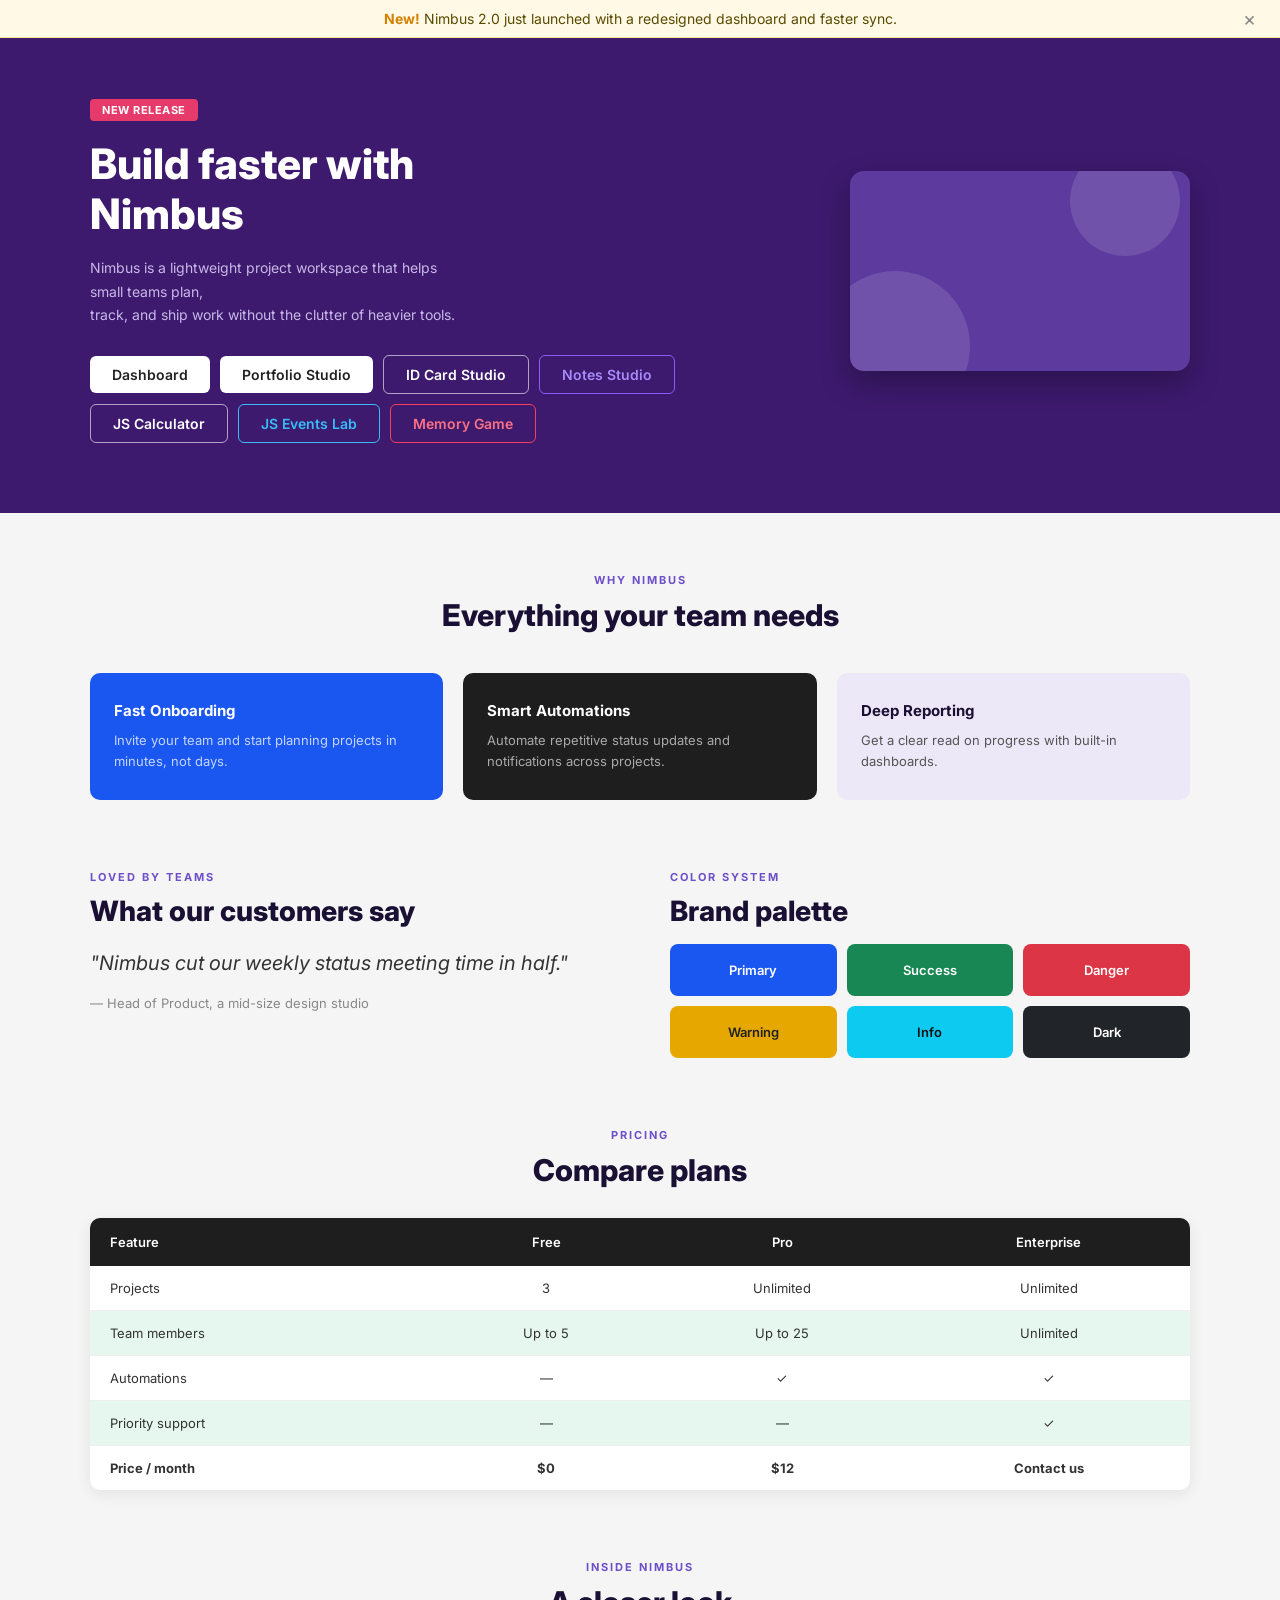
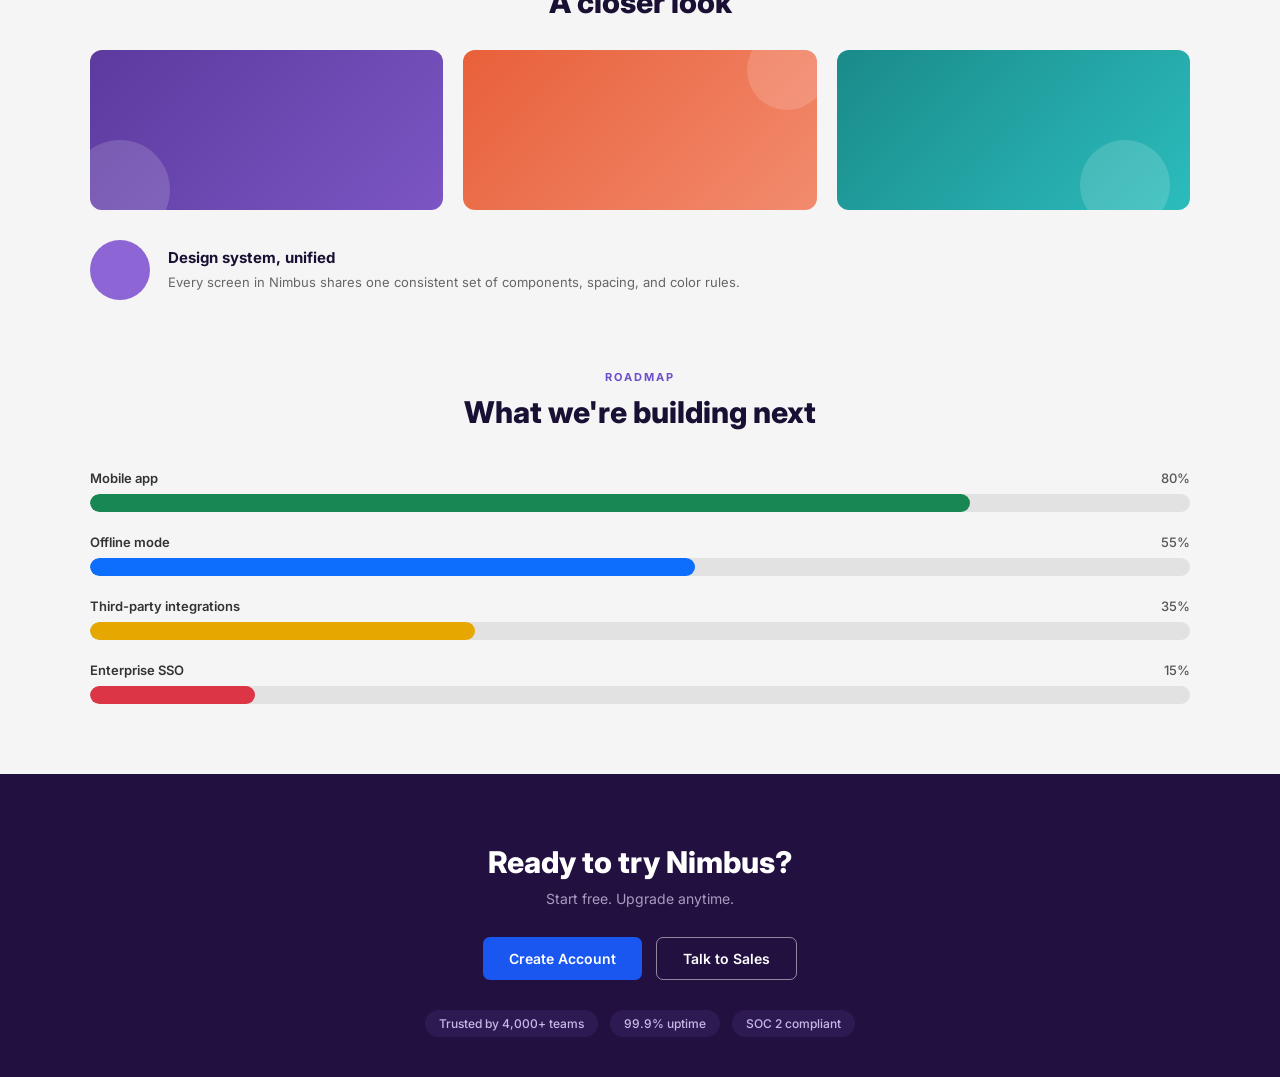
<file: index.html>
<!DOCTYPE html>
<html lang="en">
<head>
    <meta charset="UTF-8">
    <meta name="viewport" content="width=device-width, initial-scale=1.0">
    <title>Nimbus – Build faster with Nimbus</title>
    <meta name="description" content="Nimbus is a lightweight project workspace that helps small teams plan, track, and ship work without the clutter of heavier tools.">
    <link rel="preconnect" href="https://fonts.googleapis.com">
    <link href="https://fonts.googleapis.com/css2?family=Inter:wght@400;500;600;700;800&display=swap" rel="stylesheet">
    <link rel="stylesheet" href="css/style.css">
</head>
<body>

    <!-- Top Bar -->
    <div class="top-bar">
        <p><strong>New!</strong> Nimbus 2.0 just launched with a redesigned dashboard and faster sync.</p>
        <button class="close-btn" aria-label="Close">&times;</button>
    </div>

    <!-- Hero Section -->
    <section class="hero">
        <div class="container">
            <div class="hero-left">
                <span class="badge">NEW RELEASE</span>
                <h1>Build faster with<br>Nimbus</h1>
                <p>Nimbus is a lightweight project workspace that helps small teams plan,<br>track, and ship work without the clutter of heavier tools.</p>
                <div class="hero-buttons" style="display:flex; flex-wrap:wrap; gap:10px;">
                    <a href="dashboard.html" class="btn-white" style="text-decoration:none; display:inline-block;">Dashboard</a>
                    <a href="portfolio-builder.html" class="btn-white" style="text-decoration:none; display:inline-block;">Portfolio Studio</a>
                    <a href="id-card.html" class="btn-outline" style="text-decoration:none; display:inline-block; text-align:center;">ID Card Studio</a>
                    <a href="notes.html" class="btn-outline" style="text-decoration:none; display:inline-block; text-align:center; border-color:#8b5cf6; color:#a78bfa;">Notes Studio</a>
                    <a href="calculator.html" class="btn-outline" style="text-decoration:none; display:inline-block; text-align:center;">JS Calculator</a>
                    <a href="js-events.html" class="btn-outline" style="text-decoration:none; display:inline-block; text-align:center; border-color:#38bdf8; color:#38bdf8;">JS Events Lab</a>
                    <a href="memory-game.html" class="btn-outline" style="text-decoration:none; display:inline-block; text-align:center; border-color:#f43f5e; color:#fb7185;">Memory Game</a>
                </div>
            </div>
            <div class="hero-right">
                <div class="hero-card">
                    <div class="circle circle-one"></div>
                    <div class="circle circle-two"></div>
                </div>
            </div>
        </div>
    </section>

    <!-- Features Section -->
    <section class="features">
        <p class="section-label">WHY NIMBUS</p>
        <h2>Everything your team needs</h2>
        <div class="feature-cards">
            <div class="feature-card card-blue">
                <h3>Fast Onboarding</h3>
                <p>Invite your team and start planning projects in minutes, not days.</p>
            </div>
            <div class="feature-card card-dark">
                <h3>Smart Automations</h3>
                <p>Automate repetitive status updates and notifications across projects.</p>
            </div>
            <div class="feature-card card-light">
                <h3>Deep Reporting</h3>
                <p>Get a clear read on progress with built-in dashboards.</p>
            </div>
        </div>
    </section>

    <!-- Testimonial + Color System -->
    <div class="two-col">
        <!-- Testimonial -->
        <div class="two-col-left">
            <p class="col-label">LOVED BY TEAMS</p>
            <h2>What our customers say</h2>
            <p class="testimonial-quote">"Nimbus cut our weekly status meeting time in half."</p>
            <span class="testimonial-author">— Head of Product, a mid-size design studio</span>
        </div>

        <!-- Color System -->
        <div class="two-col-right">
            <p class="col-label">COLOR SYSTEM</p>
            <h2>Brand palette</h2>
            <div class="color-palette">
                <div class="color-swatch swatch-primary">Primary</div>
                <div class="color-swatch swatch-success">Success</div>
                <div class="color-swatch swatch-danger">Danger</div>
                <div class="color-swatch swatch-warning">Warning</div>
                <div class="color-swatch swatch-info">Info</div>
                <div class="color-swatch swatch-dark">Dark</div>
            </div>
        </div>
    </div>

    <!-- Pricing Section -->
    <section class="pricing">
        <p class="section-label">PRICING</p>
        <h2>Compare plans</h2>
        <table class="pricing-table">
            <thead>
                <tr>
                    <th>Feature</th>
                    <th>Free</th>
                    <th>Pro</th>
                    <th>Enterprise</th>
                </tr>
            </thead>
            <tbody>
                <tr>
                    <td>Projects</td>
                    <td>3</td>
                    <td>Unlimited</td>
                    <td>Unlimited</td>
                </tr>
                <tr>
                    <td>Team members</td>
                    <td>Up to 5</td>
                    <td>Up to 25</td>
                    <td>Unlimited</td>
                </tr>
                <tr>
                    <td>Automations</td>
                    <td>—</td>
                    <td>&#10003;</td>
                    <td>&#10003;</td>
                </tr>
                <tr>
                    <td>Priority support</td>
                    <td>—</td>
                    <td>—</td>
                    <td>&#10003;</td>
                </tr>
                <tr>
                    <td><strong>Price / month</strong></td>
                    <td>$0</td>
                    <td>$12</td>
                    <td>Contact us</td>
                </tr>
            </tbody>
        </table>
    </section>

    <!-- Gallery Section -->
    <section class="gallery">
        <p class="section-label">INSIDE NIMBUS</p>
        <h2>A closer look</h2>
        <div class="gallery-row">
            <div class="gallery-card gc-purple">
                <div class="card-circle"></div>
            </div>
            <div class="gallery-card gc-orange">
                <div class="card-circle"></div>
            </div>
            <div class="gallery-card gc-teal">
                <div class="card-circle"></div>
            </div>
        </div>
        <div class="gallery-info">
            <div class="gallery-avatar"></div>
            <div>
                <h3>Design system, unified</h3>
                <p>Every screen in Nimbus shares one consistent set of components, spacing, and color rules.</p>
            </div>
        </div>
    </section>

    <!-- Roadmap Section -->
    <section class="roadmap">
        <div class="roadmap-header">
            <p class="section-label">ROADMAP</p>
            <h2>What we're building next</h2>
        </div>

        <div class="progress-item">
            <div class="progress-item-header">
                <span>Mobile app</span>
                <span class="pct">80%</span>
            </div>
            <div class="progress-bar">
                <div class="progress-fill fill-green" style="width: 80%;"></div>
            </div>
        </div>

        <div class="progress-item">
            <div class="progress-item-header">
                <span>Offline mode</span>
                <span class="pct">55%</span>
            </div>
            <div class="progress-bar">
                <div class="progress-fill fill-blue" style="width: 55%;"></div>
            </div>
        </div>

        <div class="progress-item">
            <div class="progress-item-header">
                <span>Third-party integrations</span>
                <span class="pct">35%</span>
            </div>
            <div class="progress-bar">
                <div class="progress-fill fill-yellow" style="width: 35%;"></div>
            </div>
        </div>

        <div class="progress-item">
            <div class="progress-item-header">
                <span>Enterprise SSO</span>
                <span class="pct">15%</span>
            </div>
            <div class="progress-bar">
                <div class="progress-fill fill-red" style="width: 15%;"></div>
            </div>
        </div>
    </section>

    <!-- Footer / CTA -->
    <footer>
        <h2>Ready to try Nimbus?</h2>
        <p>Start free. Upgrade anytime.</p>
        <div class="footer-buttons">
            <button class="btn-cta-blue">Create Account</button>
            <button class="btn-cta-outline">Talk to Sales</button>
        </div>
        <div class="footer-badges">
            <span>Trusted by 4,000+ teams</span>
            <span>99.9% uptime</span>
            <span>SOC 2 compliant</span>
        </div>
    </footer>

</body>
</html>
</file>
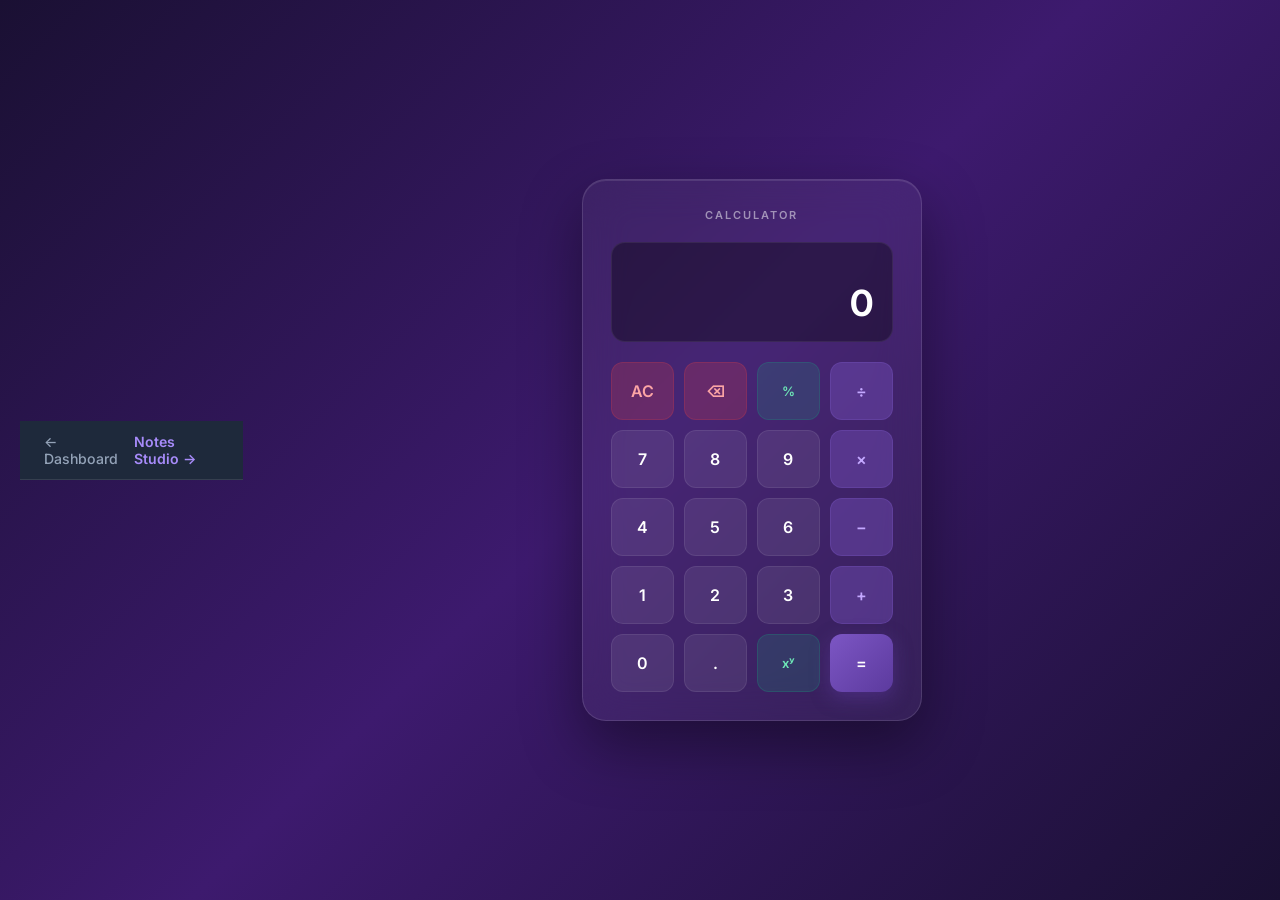
<file: calculator.html>
<!DOCTYPE html>
<html lang="en">
<head>
    <meta charset="UTF-8">
    <meta name="viewport" content="width=device-width, initial-scale=1.0">
    <title>JS Calculator – Functions Assignment</title>
    <link rel="preconnect" href="https://fonts.googleapis.com">
    <link href="https://fonts.googleapis.com/css2?family=Inter:wght@400;500;600;700;800&display=swap" rel="stylesheet">
    <link rel="stylesheet" href="css/calculator.css">
</head>
<body>
    <div style="background:#1e293b; padding:12px 24px; border-bottom:1px solid rgba(255,255,255,0.1); display:flex; gap:16px; align-items:center; font-family:'Inter',sans-serif;">
        <a href="dashboard.html" style="color:#94a3b8; text-decoration:none; font-weight:500; font-size:0.88rem;">&larr; Dashboard</a>
        <a href="notes.html" style="color:#a78bfa; text-decoration:none; font-weight:600; font-size:0.88rem; margin-left:auto;">Notes Studio &rarr;</a>
    </div>

    <div class="page-wrapper">
        <div class="calculator">
            <p class="calc-title">Calculator</p>

            <div class="calc-display">
                <div id="expression"></div>
                <div id="result">0</div>
            </div>

            <div class="calc-buttons">
                <button class="btn btn-clear" onclick="clearAll()">AC</button>
                <button class="btn btn-clear" onclick="backspace()">&#9003;</button>
                <button class="btn btn-fn" onclick="appendToExpr('%')">%</button>
                <button class="btn btn-op" onclick="appendToExpr('&#247;')">&#247;</button>

                <button class="btn btn-num" onclick="appendToExpr('7')">7</button>
                <button class="btn btn-num" onclick="appendToExpr('8')">8</button>
                <button class="btn btn-num" onclick="appendToExpr('9')">9</button>
                <button class="btn btn-op" onclick="appendToExpr('&#215;')">&#215;</button>

                <button class="btn btn-num" onclick="appendToExpr('4')">4</button>
                <button class="btn btn-num" onclick="appendToExpr('5')">5</button>
                <button class="btn btn-num" onclick="appendToExpr('6')">6</button>
                <button class="btn btn-op" onclick="appendToExpr('-')">&#8722;</button>

                <button class="btn btn-num" onclick="appendToExpr('1')">1</button>
                <button class="btn btn-num" onclick="appendToExpr('2')">2</button>
                <button class="btn btn-num" onclick="appendToExpr('3')">3</button>
                <button class="btn btn-op" onclick="appendToExpr('+')">+</button>

                <button class="btn btn-num" onclick="appendToExpr('0')">0</button>
                <button class="btn btn-num" onclick="appendDecimal()">.</button>
                <button class="btn btn-fn" onclick="appendToExpr('^')">x&#696;</button>
                <button class="btn btn-eq" onclick="calculate()">=</button>
            </div>
        </div>
    </div>

    <script src="js/calculator.js"></script>
</body>
</html>
</file>
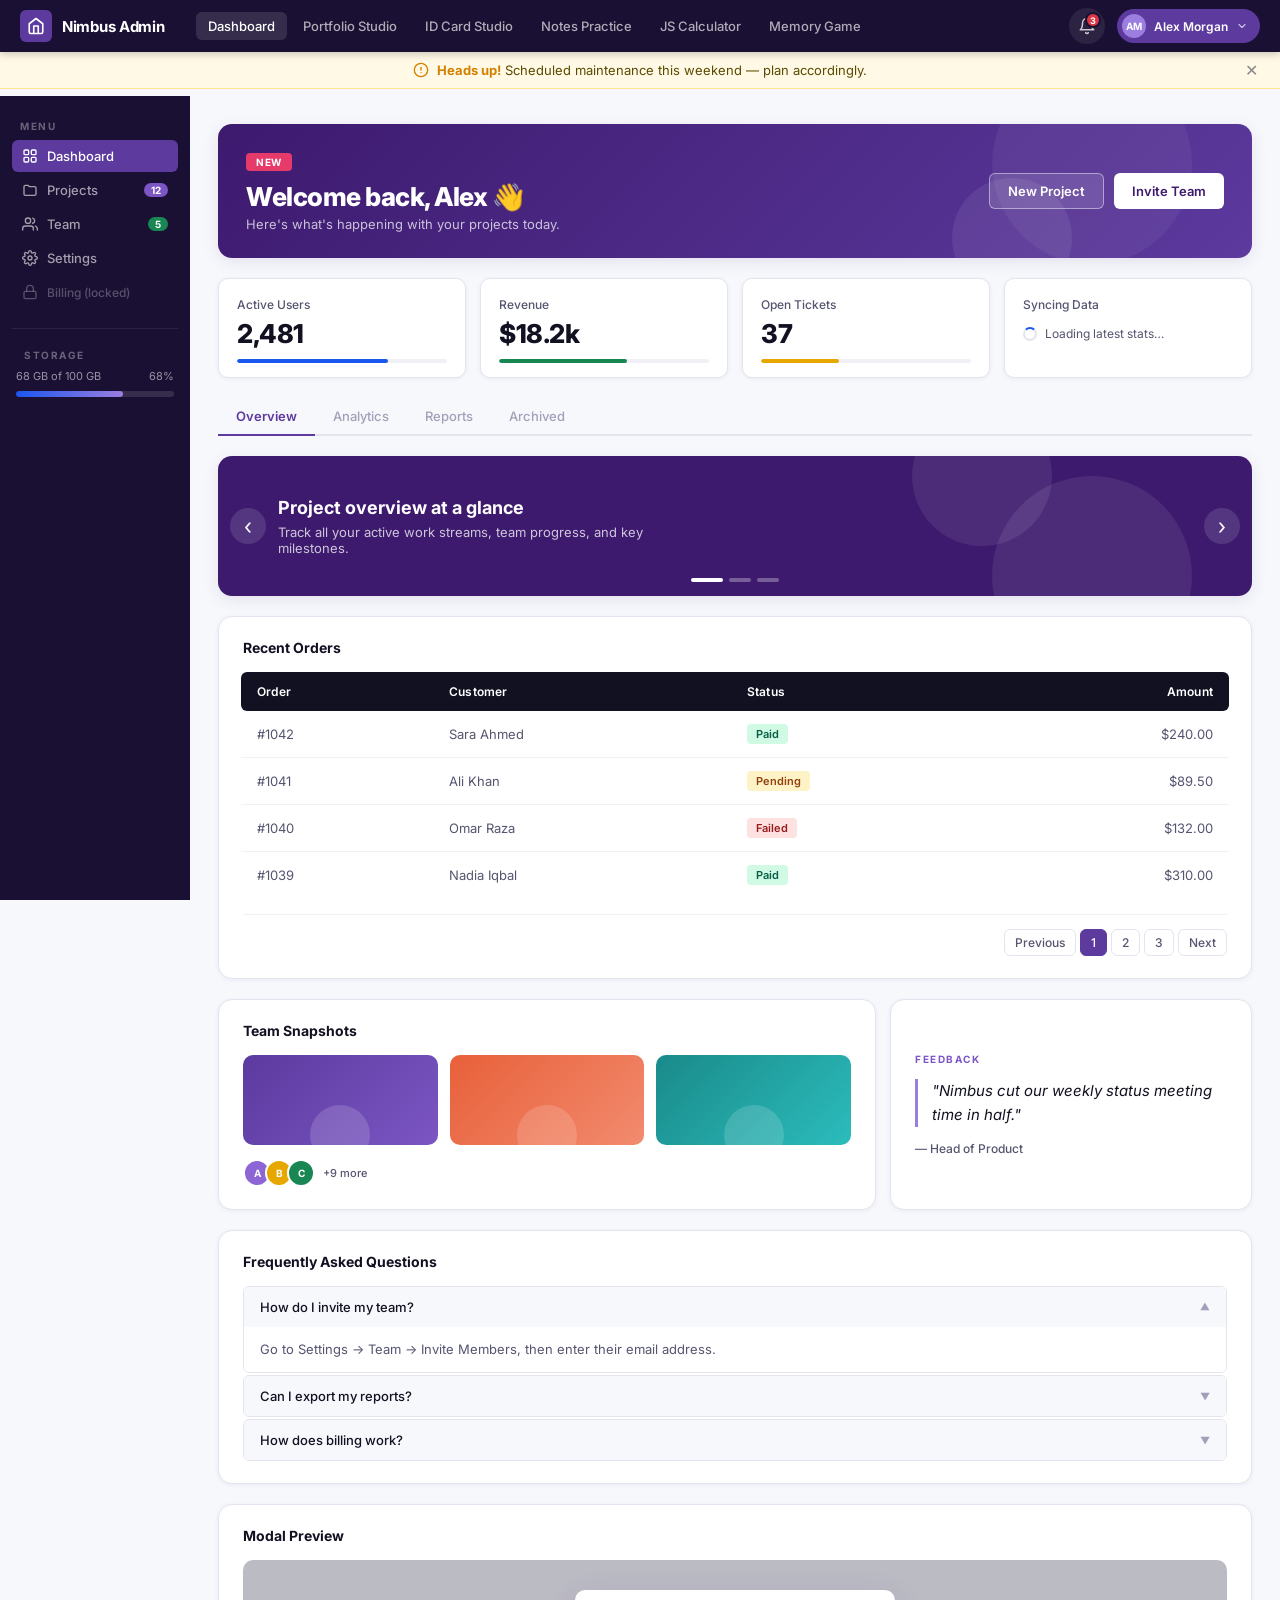
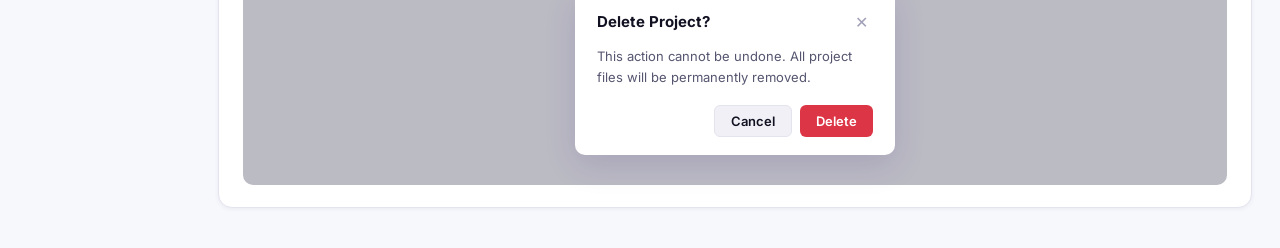
<file: dashboard.html>
<!DOCTYPE html>
<html lang="en">
<head>
    <meta charset="UTF-8">
    <meta name="viewport" content="width=device-width, initial-scale=1.0">
    <title>Nimbus Admin – Dashboard</title>
    <meta name="description" content="Nimbus Admin Dashboard – manage your projects, team, and reports all in one place.">
    <link rel="preconnect" href="https://fonts.googleapis.com">
    <link href="https://fonts.googleapis.com/css2?family=Inter:wght@400;500;600;700;800&display=swap" rel="stylesheet">
    <link rel="stylesheet" href="css/dashboard.css">
</head>
<body>

    <!-- ===== TOP NAVBAR ===== -->
    <header class="db-navbar" id="db-navbar">
        <div class="db-navbar__brand">
            <div class="db-navbar__logo">
                <svg width="18" height="18" viewBox="0 0 24 24" fill="none">
                    <path d="M3 9l9-7 9 7v11a2 2 0 01-2 2H5a2 2 0 01-2-2z" stroke="white" stroke-width="2.2" stroke-linejoin="round"/>
                    <path d="M9 22V12h6v10" stroke="white" stroke-width="2.2" stroke-linejoin="round"/>
                </svg>
            </div>
            <span class="db-navbar__site-name">Nimbus Admin</span>
        </div>

        <nav class="db-navbar__nav" aria-label="Primary navigation">
            <a href="dashboard.html" class="db-nav-link db-nav-link--active" id="nav-dashboard">Dashboard</a>
            <a href="portfolio-builder.html" class="db-nav-link" id="nav-portfolio">Portfolio Studio</a>
            <a href="id-card.html" class="db-nav-link" id="nav-idcard">ID Card Studio</a>
            <a href="notes.html" class="db-nav-link" id="nav-notes">Notes Practice</a>
            <a href="calculator.html" class="db-nav-link" id="nav-calc">JS Calculator</a>
            <a href="memory-game.html" class="db-nav-link" id="nav-memory">Memory Game</a>
        </nav>

        <div class="db-navbar__right">
            <div class="db-notif" id="db-notif-btn" role="button" aria-label="Notifications" tabindex="0">
                <svg width="18" height="18" viewBox="0 0 24 24" fill="none">
                    <path d="M18 8A6 6 0 006 8c0 7-3 9-3 9h18s-3-2-3-9" stroke="currentColor" stroke-width="2" stroke-linecap="round" stroke-linejoin="round"/>
                    <path d="M13.73 21a2 2 0 01-3.46 0" stroke="currentColor" stroke-width="2" stroke-linecap="round" stroke-linejoin="round"/>
                </svg>
                <span class="db-notif__dot" aria-label="3 new notifications">3</span>
            </div>
            <div class="db-user-pill" id="db-user-pill" role="button" tabindex="0" aria-haspopup="true">
                <div class="db-user-pill__avatar">AM</div>
                <span class="db-user-pill__name">Alex Morgan</span>
                <svg class="db-user-pill__caret" width="12" height="12" viewBox="0 0 24 24" fill="none">
                    <path d="M6 9l6 6 6-6" stroke="currentColor" stroke-width="2.2" stroke-linecap="round" stroke-linejoin="round"/>
                </svg>
            </div>
        </div>
    </header>

    <!-- ===== ALERT BANNER ===== -->
    <div class="db-alert-banner" id="db-alert-banner" role="alert">
        <svg width="16" height="16" viewBox="0 0 24 24" fill="none">
            <circle cx="12" cy="12" r="10" stroke="#d48000" stroke-width="2"/>
            <line x1="12" y1="8" x2="12" y2="12" stroke="#d48000" stroke-width="2" stroke-linecap="round"/>
            <circle cx="12" cy="16" r="1" fill="#d48000"/>
        </svg>
        <p><strong>Heads up!</strong> Scheduled maintenance this weekend — plan accordingly.</p>
        <button class="db-alert-banner__close" id="db-alert-close" aria-label="Close alert">&#x2715;</button>
    </div>

    <!-- ===== MAIN LAYOUT ===== -->
    <div class="db-layout">

        <!-- SIDEBAR -->
        <aside class="db-sidebar" id="db-sidebar" aria-label="Sidebar navigation">
            <p class="db-sidebar__label">MENU</p>
            <nav class="db-sidebar__nav">
                <a href="#" class="db-sidebar__link db-sidebar__link--active" id="sidebar-dashboard">
                    <svg width="16" height="16" viewBox="0 0 24 24" fill="none"><rect x="3" y="3" width="7" height="7" rx="1.5" stroke="currentColor" stroke-width="2"/><rect x="14" y="3" width="7" height="7" rx="1.5" stroke="currentColor" stroke-width="2"/><rect x="3" y="14" width="7" height="7" rx="1.5" stroke="currentColor" stroke-width="2"/><rect x="14" y="14" width="7" height="7" rx="1.5" stroke="currentColor" stroke-width="2"/></svg>
                    Dashboard
                </a>
                <a href="#" class="db-sidebar__link" id="sidebar-projects">
                    <svg width="16" height="16" viewBox="0 0 24 24" fill="none"><path d="M3 7a2 2 0 012-2h4l2 2h8a2 2 0 012 2v9a2 2 0 01-2 2H5a2 2 0 01-2-2V7z" stroke="currentColor" stroke-width="2" stroke-linejoin="round"/></svg>
                    Projects
                    <span class="db-sidebar__badge">12</span>
                </a>
                <a href="#" class="db-sidebar__link" id="sidebar-team">
                    <svg width="16" height="16" viewBox="0 0 24 24" fill="none"><path d="M17 21v-2a4 4 0 00-4-4H5a4 4 0 00-4 4v2" stroke="currentColor" stroke-width="2" stroke-linecap="round"/><circle cx="9" cy="7" r="4" stroke="currentColor" stroke-width="2"/><path d="M23 21v-2a4 4 0 00-3-3.87M16 3.13a4 4 0 010 7.75" stroke="currentColor" stroke-width="2" stroke-linecap="round"/></svg>
                    Team
                    <span class="db-sidebar__badge db-sidebar__badge--green">5</span>
                </a>
                <a href="#" class="db-sidebar__link" id="sidebar-settings">
                    <svg width="16" height="16" viewBox="0 0 24 24" fill="none"><circle cx="12" cy="12" r="3" stroke="currentColor" stroke-width="2"/><path d="M19.4 15a1.65 1.65 0 00.33 1.82l.06.06a2 2 0 010 2.83 2 2 0 01-2.83 0l-.06-.06a1.65 1.65 0 00-1.82-.33 1.65 1.65 0 00-1 1.51V21a2 2 0 01-2 2 2 2 0 01-2-2v-.09A1.65 1.65 0 009 19.4a1.65 1.65 0 00-1.82.33l-.06.06a2 2 0 01-2.83 0 2 2 0 010-2.83l.06-.06A1.65 1.65 0 004.68 15a1.65 1.65 0 00-1.51-1H3a2 2 0 01-2-2 2 2 0 012-2h.09A1.65 1.65 0 004.6 9a1.65 1.65 0 00-.33-1.82l-.06-.06a2 2 0 010-2.83 2 2 0 012.83 0l.06.06A1.65 1.65 0 009 4.68a1.65 1.65 0 001-1.51V3a2 2 0 012-2 2 2 0 012 2v.09a1.65 1.65 0 001 1.51 1.65 1.65 0 001.82-.33l.06-.06a2 2 0 012.83 0 2 2 0 010 2.83l-.06.06A1.65 1.65 0 0019.4 9a1.65 1.65 0 001.51 1H21a2 2 0 012 2 2 2 0 01-2 2h-.09a1.65 1.65 0 00-1.51 1z" stroke="currentColor" stroke-width="2"/></svg>
                    Settings
                </a>
                <a href="#" class="db-sidebar__link db-sidebar__link--locked" id="sidebar-billing">
                    <svg width="16" height="16" viewBox="0 0 24 24" fill="none"><rect x="3" y="11" width="18" height="11" rx="2" stroke="currentColor" stroke-width="2"/><path d="M7 11V7a5 5 0 0110 0v4" stroke="currentColor" stroke-width="2" stroke-linecap="round"/></svg>
                    Billing (locked)
                </a>
            </nav>

            <div class="db-sidebar__divider"></div>

            <div class="db-storage" id="db-storage">
                <p class="db-sidebar__label">STORAGE</p>
                <div class="db-storage__info">
                    <span>68 GB of 100 GB</span>
                    <span>68%</span>
                </div>
                <div class="db-storage__bar" role="progressbar" aria-valuenow="68" aria-valuemin="0" aria-valuemax="100">
                    <div class="db-storage__fill" style="width: 68%;"></div>
                </div>
            </div>
        </aside>

        <!-- MAIN CONTENT -->
        <main class="db-main" id="db-main">

            <!-- Welcome Header -->
            <div class="db-welcome" id="db-welcome">
                <div class="db-welcome__left">
                    <span class="db-welcome__badge">NEW</span>
                    <h1 class="db-welcome__title">Welcome back, Alex &#x1F44B;</h1>
                    <p class="db-welcome__subtitle">Here's what's happening with your projects today.</p>
                </div>
                <div class="db-welcome__actions">
                    <button class="db-btn db-btn--outline" id="btn-new-project">New Project</button>
                    <button class="db-btn db-btn--primary" id="btn-invite-team">Invite Team</button>
                </div>
            </div>

            <!-- Stats Cards -->
            <div class="db-stats" id="db-stats">
                <div class="db-stat-card" id="stat-active-users">
                    <p class="db-stat-card__label">Active Users</p>
                    <p class="db-stat-card__value">2,481</p>
                    <div class="db-stat-card__bar">
                        <div class="db-stat-card__fill db-stat-card__fill--blue" style="width: 72%;"></div>
                    </div>
                </div>
                <div class="db-stat-card" id="stat-revenue">
                    <p class="db-stat-card__label">Revenue</p>
                    <p class="db-stat-card__value">$18.2k</p>
                    <div class="db-stat-card__bar">
                        <div class="db-stat-card__fill db-stat-card__fill--green" style="width: 61%;"></div>
                    </div>
                </div>
                <div class="db-stat-card" id="stat-open-tickets">
                    <p class="db-stat-card__label">Open Tickets</p>
                    <p class="db-stat-card__value">37</p>
                    <div class="db-stat-card__bar">
                        <div class="db-stat-card__fill db-stat-card__fill--yellow" style="width: 37%;"></div>
                    </div>
                </div>
                <div class="db-stat-card db-stat-card--syncing" id="stat-syncing">
                    <p class="db-stat-card__label">Syncing Data</p>
                    <div class="db-stat-card__syncing">
                        <span class="db-spinner" aria-label="Loading"></span>
                        <span>Loading latest stats&hellip;</span>
                    </div>
                </div>
            </div>

            <!-- Tabs -->
            <div class="db-tabs" id="db-tabs" role="tablist">
                <button class="db-tab db-tab--active" role="tab" aria-selected="true" id="tab-overview">Overview</button>
                <button class="db-tab" role="tab" aria-selected="false" id="tab-analytics">Analytics</button>
                <button class="db-tab" role="tab" aria-selected="false" id="tab-reports">Reports</button>
                <button class="db-tab" role="tab" aria-selected="false" id="tab-archived">Archived</button>
            </div>

            <!-- Hero Banner / Carousel -->
            <div class="db-carousel" id="db-carousel" role="region" aria-label="Dashboard highlights">
                <button class="db-carousel__arrow db-carousel__arrow--left" id="carousel-prev" aria-label="Previous slide">&#8249;</button>
                <div class="db-carousel__track" id="carousel-track">
                    <div class="db-carousel__slide db-carousel__slide--active" id="carousel-slide-1">
                        <div class="db-carousel__circle db-carousel__circle--1"></div>
                        <div class="db-carousel__circle db-carousel__circle--2"></div>
                        <div class="db-carousel__content">
                            <h2>Project overview at a glance</h2>
                            <p>Track all your active work streams, team progress, and key milestones.</p>
                        </div>
                    </div>
                    <div class="db-carousel__slide db-carousel__slide--2" id="carousel-slide-2">
                        <div class="db-carousel__circle db-carousel__circle--1"></div>
                        <div class="db-carousel__circle db-carousel__circle--2"></div>
                        <div class="db-carousel__content">
                            <h2>Automate your workflows</h2>
                            <p>Set up smart triggers and automations to save hours each week.</p>
                        </div>
                    </div>
                    <div class="db-carousel__slide db-carousel__slide--3" id="carousel-slide-3">
                        <div class="db-carousel__circle db-carousel__circle--1"></div>
                        <div class="db-carousel__circle db-carousel__circle--2"></div>
                        <div class="db-carousel__content">
                            <h2>Deep analytics &amp; reporting</h2>
                            <p>Get actionable insights from your data with beautiful built-in charts.</p>
                        </div>
                    </div>
                </div>
                <button class="db-carousel__arrow db-carousel__arrow--right" id="carousel-next" aria-label="Next slide">&#8250;</button>
                <div class="db-carousel__dots" role="tablist" aria-label="Carousel navigation">
                    <span class="db-carousel__dot db-carousel__dot--active" id="dot-1" role="tab" aria-label="Slide 1" tabindex="0"></span>
                    <span class="db-carousel__dot" id="dot-2" role="tab" aria-label="Slide 2" tabindex="0"></span>
                    <span class="db-carousel__dot" id="dot-3" role="tab" aria-label="Slide 3" tabindex="0"></span>
                </div>
            </div>

            <!-- Recent Orders -->
            <section class="db-card" id="section-recent-orders" aria-labelledby="recent-orders-heading">
                <h2 class="db-card__title" id="recent-orders-heading">Recent Orders</h2>
                <div class="db-table-wrapper">
                    <table class="db-table" id="orders-table">
                        <thead>
                            <tr>
                                <th>Order</th>
                                <th>Customer</th>
                                <th>Status</th>
                                <th class="db-table__right">Amount</th>
                            </tr>
                        </thead>
                        <tbody>
                            <tr>
                                <td>#1042</td>
                                <td>Sara Ahmed</td>
                                <td><span class="db-badge db-badge--paid">Paid</span></td>
                                <td class="db-table__right">$240.00</td>
                            </tr>
                            <tr>
                                <td>#1041</td>
                                <td>Ali Khan</td>
                                <td><span class="db-badge db-badge--pending">Pending</span></td>
                                <td class="db-table__right">$89.50</td>
                            </tr>
                            <tr>
                                <td>#1040</td>
                                <td>Omar Raza</td>
                                <td><span class="db-badge db-badge--failed">Failed</span></td>
                                <td class="db-table__right">$132.00</td>
                            </tr>
                            <tr>
                                <td>#1039</td>
                                <td>Nadia Iqbal</td>
                                <td><span class="db-badge db-badge--paid">Paid</span></td>
                                <td class="db-table__right">$310.00</td>
                            </tr>
                        </tbody>
                    </table>
                </div>
                <div class="db-pagination" id="orders-pagination">
                    <button class="db-page-btn" id="orders-prev">Previous</button>
                    <button class="db-page-btn db-page-btn--active" aria-current="page">1</button>
                    <button class="db-page-btn" id="orders-page-2">2</button>
                    <button class="db-page-btn" id="orders-page-3">3</button>
                    <button class="db-page-btn" id="orders-next">Next</button>
                </div>
            </section>

            <!-- Team Snapshots + Feedback -->
            <div class="db-two-col" id="db-two-col">
                <section class="db-card db-card--snapshots" id="section-team-snapshots" aria-labelledby="snapshots-heading">
                    <h2 class="db-card__title" id="snapshots-heading">Team Snapshots</h2>
                    <div class="db-snapshots" id="db-snapshots">
                        <div class="db-snapshot db-snapshot--purple" id="snapshot-1">
                            <div class="db-snapshot__circle"></div>
                        </div>
                        <div class="db-snapshot db-snapshot--orange" id="snapshot-2">
                            <div class="db-snapshot__circle"></div>
                        </div>
                        <div class="db-snapshot db-snapshot--teal" id="snapshot-3">
                            <div class="db-snapshot__circle"></div>
                        </div>
                    </div>
                    <div class="db-team-avatars" id="db-team-avatars">
                        <div class="db-team-avatar" style="background:#8d65d4;" title="Alice">A</div>
                        <div class="db-team-avatar" style="background:#e6a800;" title="Ben">B</div>
                        <div class="db-team-avatar" style="background:#198754;" title="Chen">C</div>
                        <span class="db-team-more" id="db-team-more">+9 more</span>
                    </div>
                </section>

                <aside class="db-feedback" id="db-feedback" aria-labelledby="feedback-heading">
                    <p class="db-feedback__label" id="feedback-heading">FEEDBACK</p>
                    <blockquote class="db-feedback__quote">
                        "Nimbus cut our weekly status meeting time in half."
                    </blockquote>
                    <p class="db-feedback__author">&#8212; Head of Product</p>
                </aside>
            </div>

            <!-- FAQ Section -->
            <section class="db-card" id="section-faq" aria-labelledby="faq-heading">
                <h2 class="db-card__title" id="faq-heading">Frequently Asked Questions</h2>
                <div class="db-faq" id="db-faq">
                    <div class="db-faq__item" id="faq-item-1">
                        <button class="db-faq__question" aria-expanded="true" aria-controls="faq-answer-1" id="faq-btn-1">
                            How do I invite my team?
                            <span class="db-faq__icon">&#9660;</span>
                        </button>
                        <div class="db-faq__answer db-faq__answer--open" id="faq-answer-1">
                            Go to Settings &#8594; Team &#8594; Invite Members, then enter their email address.
                        </div>
                    </div>
                    <div class="db-faq__item" id="faq-item-2">
                        <button class="db-faq__question" aria-expanded="false" aria-controls="faq-answer-2" id="faq-btn-2">
                            Can I export my reports?
                            <span class="db-faq__icon">&#9660;</span>
                        </button>
                        <div class="db-faq__answer" id="faq-answer-2">
                            Yes! Navigate to Reports &#8594; Export and choose CSV or PDF format.
                        </div>
                    </div>
                    <div class="db-faq__item" id="faq-item-3">
                        <button class="db-faq__question" aria-expanded="false" aria-controls="faq-answer-3" id="faq-btn-3">
                            How does billing work?
                            <span class="db-faq__icon">&#9660;</span>
                        </button>
                        <div class="db-faq__answer" id="faq-answer-3">
                            Billing is monthly or annual. You can upgrade, downgrade, or cancel any time from Settings &#8594; Billing.
                        </div>
                    </div>
                </div>
            </section>

            <!-- Modal Preview Section -->
            <section class="db-card" id="section-modal-preview" aria-labelledby="modal-preview-heading">
                <h2 class="db-card__title" id="modal-preview-heading">Modal Preview</h2>
                <div class="db-modal-preview" id="db-modal-preview">
                    <div class="db-modal-overlay"></div>
                    <div class="db-modal" id="db-modal" role="dialog" aria-modal="true" aria-labelledby="modal-title">
                        <div class="db-modal__header">
                            <h3 class="db-modal__title" id="modal-title">Delete Project?</h3>
                            <button class="db-modal__close" id="modal-close-btn" aria-label="Close modal">&#x2715;</button>
                        </div>
                        <p class="db-modal__body">This action cannot be undone. All project files will be permanently removed.</p>
                        <div class="db-modal__footer">
                            <button class="db-modal__btn db-modal__btn--cancel" id="modal-cancel-btn">Cancel</button>
                            <button class="db-modal__btn db-modal__btn--delete" id="modal-delete-btn">Delete</button>
                        </div>
                    </div>
                </div>
            </section>

        </main>
    </div>

    <script>
        // Alert banner dismiss
        document.getElementById('db-alert-close').addEventListener('click', function () {
            const banner = document.getElementById('db-alert-banner');
            banner.style.transition = 'opacity 0.3s, max-height 0.3s, padding 0.3s';
            banner.style.opacity = '0';
            banner.style.maxHeight = '0';
            banner.style.padding = '0';
            setTimeout(() => banner.remove(), 320);
        });

        // Tabs
        const tabs = document.querySelectorAll('.db-tab');
        tabs.forEach(tab => {
            tab.addEventListener('click', function () {
                tabs.forEach(t => { t.classList.remove('db-tab--active'); t.setAttribute('aria-selected', 'false'); });
                this.classList.add('db-tab--active');
                this.setAttribute('aria-selected', 'true');
            });
        });

        // Carousel
        let currentSlide = 0;
        const slides = document.querySelectorAll('.db-carousel__slide');
        const dots = document.querySelectorAll('.db-carousel__dot');

        function goToSlide(index) {
            slides[currentSlide].classList.remove('db-carousel__slide--active');
            dots[currentSlide].classList.remove('db-carousel__dot--active');
            currentSlide = (index + slides.length) % slides.length;
            slides[currentSlide].classList.add('db-carousel__slide--active');
            dots[currentSlide].classList.add('db-carousel__dot--active');
        }

        document.getElementById('carousel-prev').addEventListener('click', () => goToSlide(currentSlide - 1));
        document.getElementById('carousel-next').addEventListener('click', () => goToSlide(currentSlide + 1));
        dots.forEach((dot, i) => dot.addEventListener('click', () => goToSlide(i)));
        setInterval(() => goToSlide(currentSlide + 1), 4500);

        // FAQ Accordion
        document.querySelectorAll('.db-faq__question').forEach(btn => {
            btn.addEventListener('click', function () {
                const expanded = this.getAttribute('aria-expanded') === 'true';
                document.querySelectorAll('.db-faq__question').forEach(b => {
                    b.setAttribute('aria-expanded', 'false');
                    b.closest('.db-faq__item').querySelector('.db-faq__answer').classList.remove('db-faq__answer--open');
                });
                if (!expanded) {
                    this.setAttribute('aria-expanded', 'true');
                    this.closest('.db-faq__item').querySelector('.db-faq__answer').classList.add('db-faq__answer--open');
                }
            });
        });

        // Modal close animation
        function hideModal() {
            const modal = document.getElementById('db-modal');
            modal.style.transform = 'scale(0.9) translateY(8px)';
            modal.style.opacity = '0';
            setTimeout(() => { modal.style.transform = ''; modal.style.opacity = ''; }, 600);
        }
        document.getElementById('modal-close-btn').addEventListener('click', hideModal);
        document.getElementById('modal-cancel-btn').addEventListener('click', hideModal);

        // Sidebar active state
        document.querySelectorAll('.db-sidebar__link:not(.db-sidebar__link--locked)').forEach(link => {
            link.addEventListener('click', function (e) {
                e.preventDefault();
                document.querySelectorAll('.db-sidebar__link').forEach(l => l.classList.remove('db-sidebar__link--active'));
                this.classList.add('db-sidebar__link--active');
            });
        });

        // Pagination active state
        document.querySelectorAll('.db-page-btn').forEach(btn => {
            btn.addEventListener('click', function () {
                const numBtns = document.querySelectorAll('.db-page-btn:not(#orders-prev):not(#orders-next)');
                numBtns.forEach(b => b.classList.remove('db-page-btn--active'));
                if (!this.id || (this.id !== 'orders-prev' && this.id !== 'orders-next')) {
                    this.classList.add('db-page-btn--active');
                }
            });
        });
    </script>
</body>
</html>
</file>
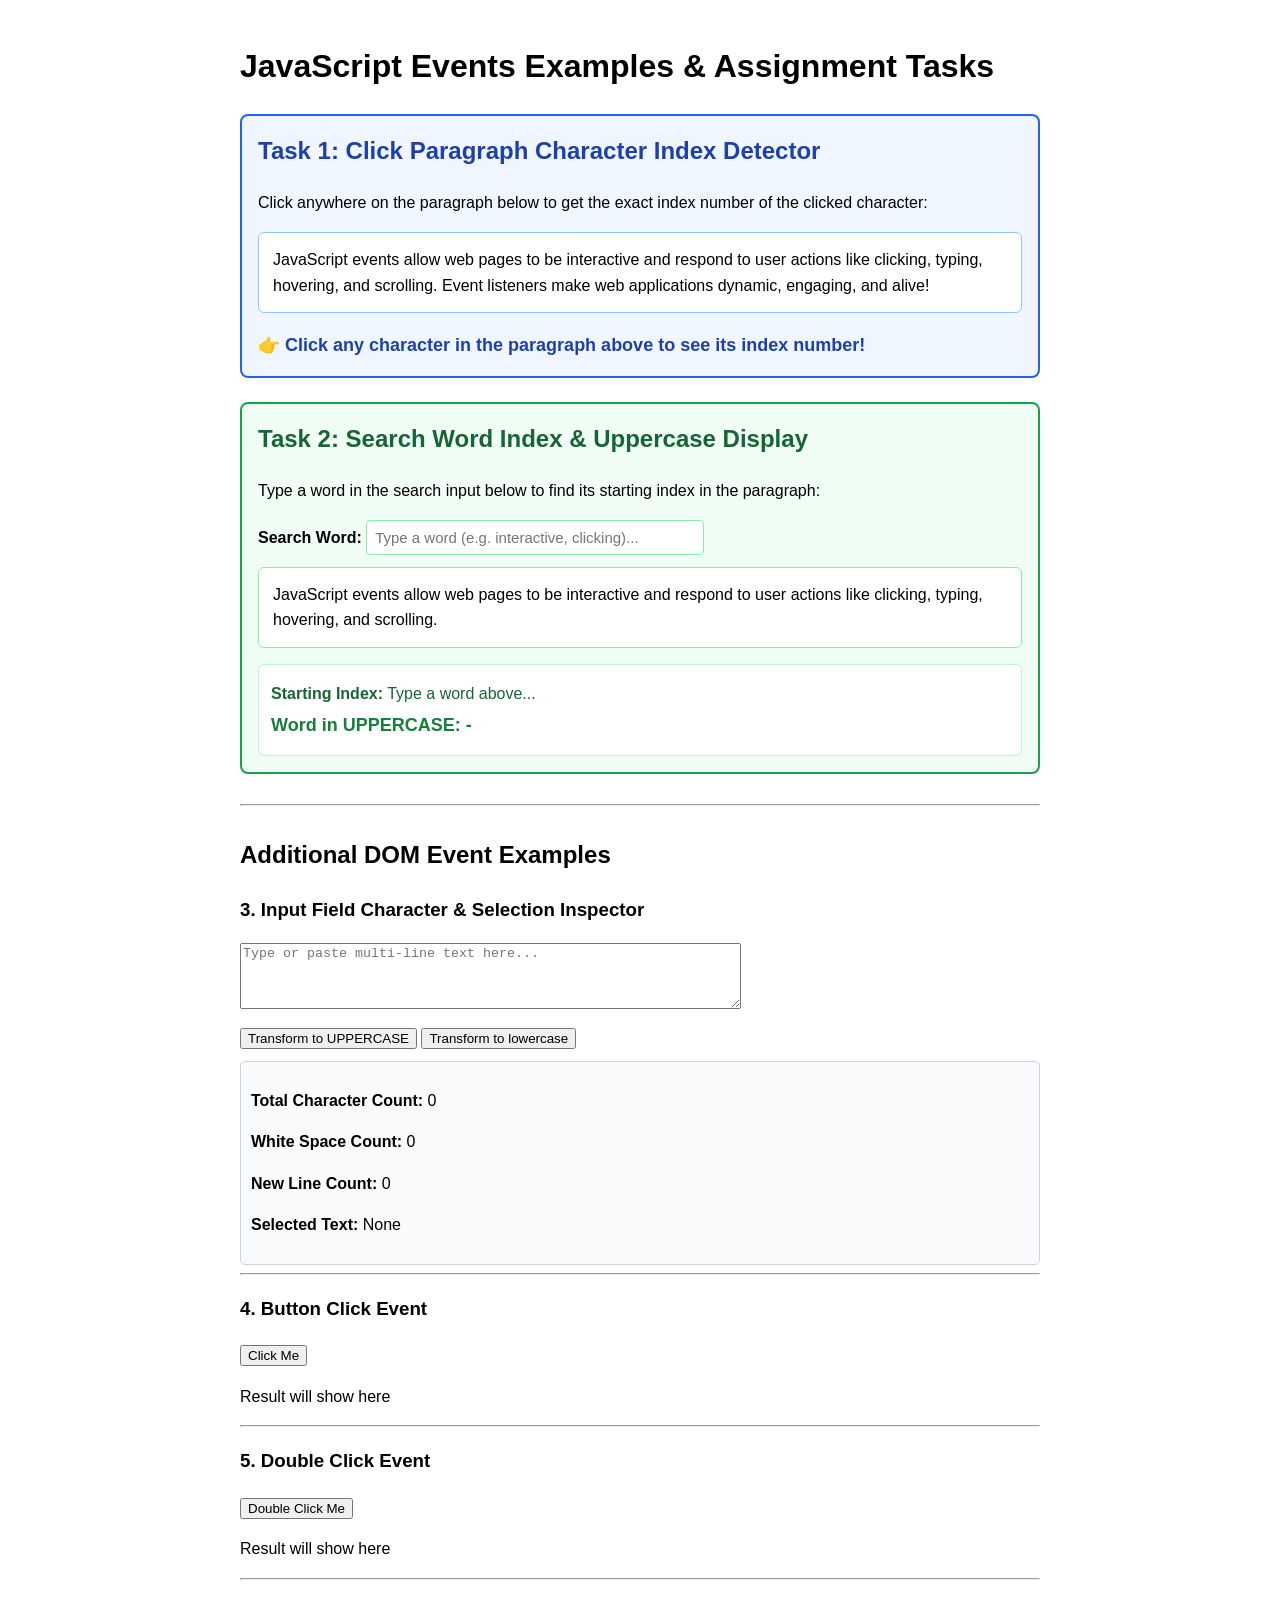
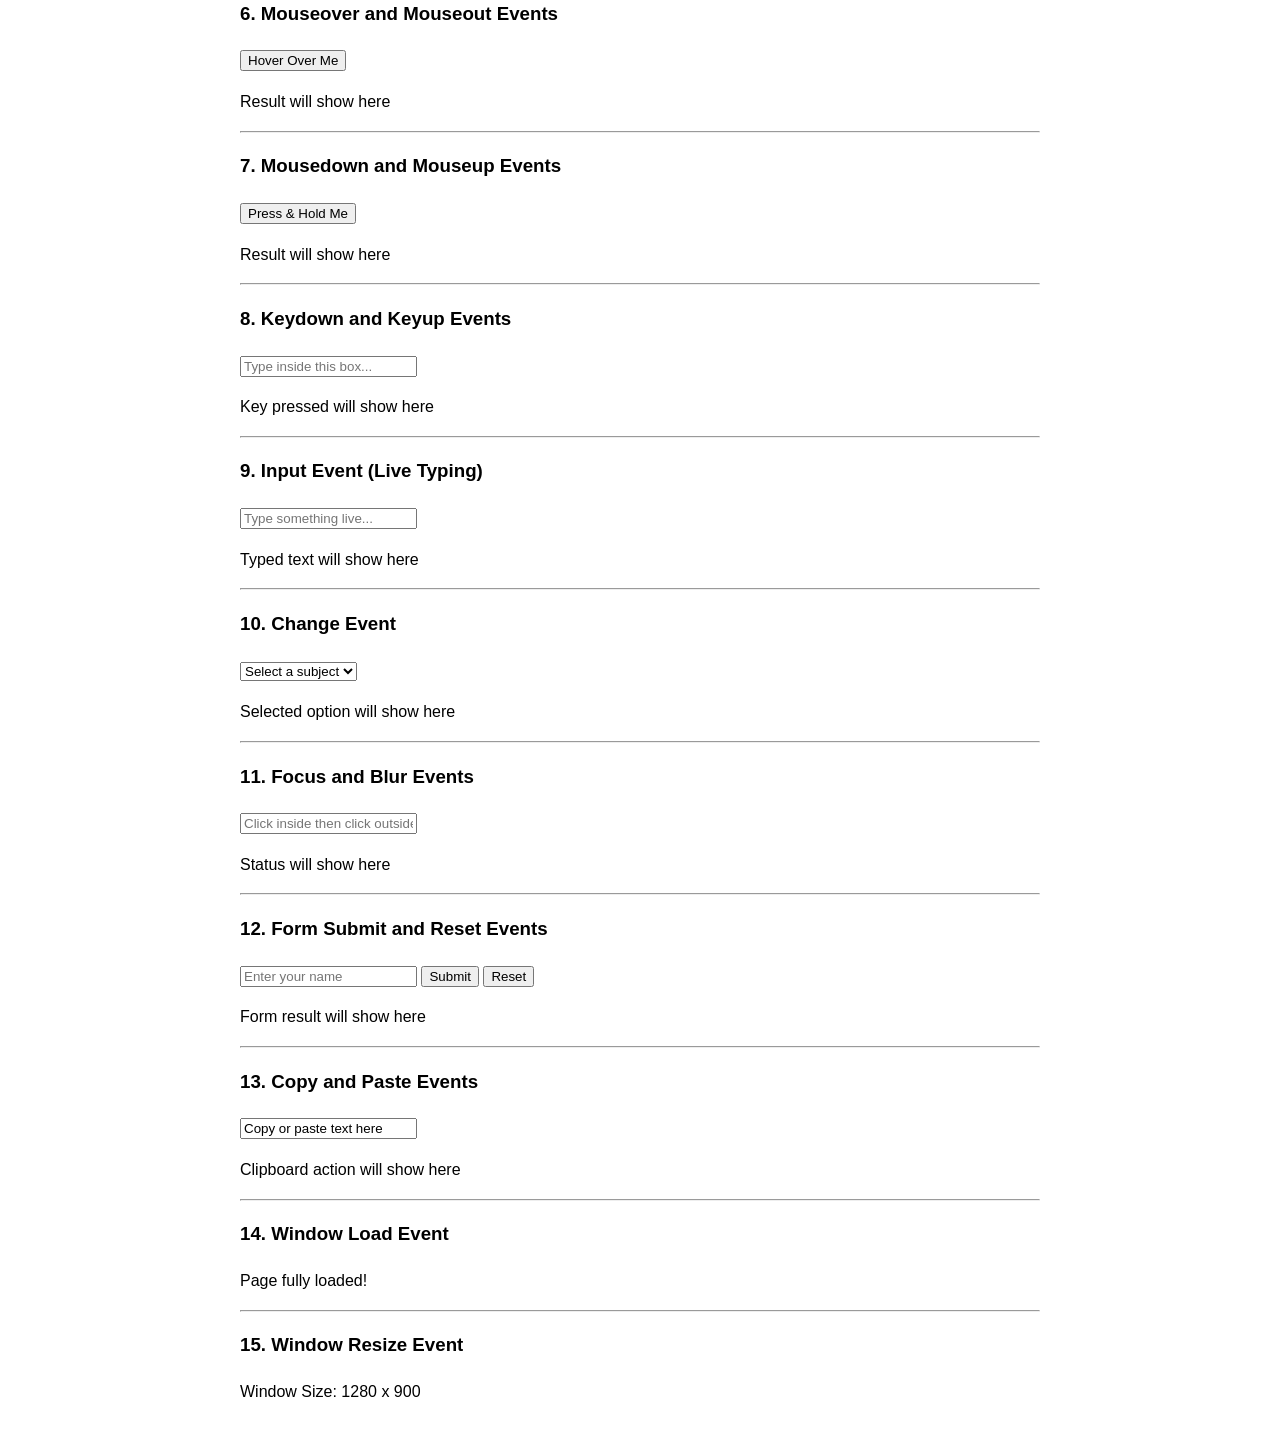
<file: events-example.html>
<!DOCTYPE html>
<html lang="en">
<head>
    <meta charset="UTF-8">
    <meta name="viewport" content="width=device-width, initial-scale=1.0">
    <title>JavaScript Event Examples & Tasks</title>
</head>
<body style="font-family: Arial, sans-serif; line-height: 1.6; padding: 20px; max-width: 800px; margin: auto;">

    <h1>JavaScript Events Examples & Assignment Tasks</h1>

    <!-- ======================================================= -->
    <!-- TASK 1 -->
    <!-- ======================================================= -->
    <div style="border: 2px solid #2563eb; padding: 16px; border-radius: 8px; margin-bottom: 24px; background: #eff6ff;">
        <h2 style="color: #1e40af; margin-top: 0;">Task 1: Click Paragraph Character Index Detector</h2>
        <p>Click anywhere on the paragraph below to get the exact index number of the clicked character:</p>
        
        <p id="task1Paragraph" style="border: 1px solid #93c5fd; padding: 14px; background: #ffffff; cursor: pointer; border-radius: 6px; font-size: 16px;">
            JavaScript events allow web pages to be interactive and respond to user actions like clicking, typing, hovering, and scrolling. Event listeners make web applications dynamic, engaging, and alive!
        </p>

        <p id="task1Result" style="font-size: 18px; font-weight: bold; color: #1e40af; margin-bottom: 0;">
            👉 Click any character in the paragraph above to see its index number!
        </p>
    </div>

    <!-- ======================================================= -->
    <!-- TASK 2 -->
    <!-- ======================================================= -->
    <div style="border: 2px solid #16a34a; padding: 16px; border-radius: 8px; margin-bottom: 24px; background: #f0fdf4;">
        <h2 style="color: #166534; margin-top: 0;">Task 2: Search Word Index & Uppercase Display</h2>
        <p>Type a word in the search input below to find its starting index in the paragraph:</p>

        <label for="task2Search"><strong>Search Word: </strong></label>
        <input type="text" id="task2Search" placeholder="Type a word (e.g. interactive, clicking)..." style="padding: 8px; width: 320px; font-size: 15px; border: 1px solid #86efac; border-radius: 4px;">

        <p id="task2Paragraph" style="border: 1px solid #86efac; padding: 14px; margin-top: 12px; background: #ffffff; border-radius: 6px; font-size: 16px;">
            JavaScript events allow web pages to be interactive and respond to user actions like clicking, typing, hovering, and scrolling.
        </p>

        <div style="background: #ffffff; padding: 12px; border-radius: 6px; border: 1px solid #bbf7d0;">
            <p id="task2IndexResult" style="margin: 4px 0; font-size: 16px; color: #166534;">
                <strong>Starting Index:</strong> Type a word above...
            </p>
            <p id="task2UppercaseResult" style="margin: 4px 0; font-size: 18px; font-weight: bold; color: #15803d;">
                <strong>Word in UPPERCASE:</strong> -
            </p>
        </div>
    </div>

    <hr style="margin: 30px 0;">

    <h2>Additional DOM Event Examples</h2>

    <!-- 3. Advanced Input Text & Character Inspector -->
    <h3>3. Input Field Character & Selection Inspector</h3>
    <textarea id="textAnalyzer" rows="4" cols="60" placeholder="Type or paste multi-line text here..."></textarea>
    
    <div style="margin-top: 8px;">
        <button id="btnUppercase">Transform to UPPERCASE</button>
        <button id="btnLowercase">Transform to lowercase</button>
    </div>

    <div style="margin-top: 10px; background: #f8fafc; padding: 10px; border-radius: 5px; border: 1px solid #cbd5e1;">
        <p><strong>Total Character Count:</strong> <span id="charCount">0</span></p>
        <p><strong>White Space Count:</strong> <span id="spaceCount">0</span></p>
        <p><strong>New Line Count:</strong> <span id="newLineCount">0</span></p>
        <p><strong>Selected Text:</strong> <span id="selectedText">None</span></p>
    </div>

    <hr>

    <!-- 4. Standard Click Button -->
    <h3>4. Button Click Event</h3>
    <button id="btnClick">Click Me</button>
    <p id="clickResult">Result will show here</p>

    <hr>

    <!-- 5. Double Click Event -->
    <h3>5. Double Click Event</h3>
    <button id="btnDblClick">Double Click Me</button>
    <p id="dblClickResult">Result will show here</p>

    <hr>

    <!-- 6. Mouseover and Mouseout Events -->
    <h3>6. Mouseover and Mouseout Events</h3>
    <button id="btnHover">Hover Over Me</button>
    <p id="hoverResult">Result will show here</p>

    <hr>

    <!-- 7. Mousedown and Mouseup Events -->
    <h3>7. Mousedown and Mouseup Events</h3>
    <button id="btnPress">Press & Hold Me</button>
    <p id="pressResult">Result will show here</p>

    <hr>

    <!-- 8. Keydown and Keyup Events -->
    <h3>8. Keydown and Keyup Events</h3>
    <input type="text" id="inputKey" placeholder="Type inside this box...">
    <p id="keyResult">Key pressed will show here</p>

    <hr>

    <!-- 9. Input Event (Live Typing) -->
    <h3>9. Input Event (Live Typing)</h3>
    <input type="text" id="inputLive" placeholder="Type something live...">
    <p id="inputResult">Typed text will show here</p>

    <hr>

    <!-- 10. Change Event -->
    <h3>10. Change Event</h3>
    <select id="selectTopic">
        <option value="">Select a subject</option>
        <option value="HTML">HTML</option>
        <option value="CSS">CSS</option>
        <option value="JavaScript">JavaScript</option>
    </select>
    <p id="changeResult">Selected option will show here</p>

    <hr>

    <!-- 11. Focus and Blur Events -->
    <h3>11. Focus and Blur Events</h3>
    <input type="text" id="inputFocus" placeholder="Click inside then click outside...">
    <p id="focusResult">Status will show here</p>

    <hr>

    <!-- 12. Form Submit and Reset Events -->
    <h3>12. Form Submit and Reset Events</h3>
    <form id="myForm">
        <input type="text" id="userName" placeholder="Enter your name" required>
        <button type="submit">Submit</button>
        <button type="reset">Reset</button>
    </form>
    <p id="formResult">Form result will show here</p>

    <hr>

    <!-- 13. Copy and Paste Events -->
    <h3>13. Copy and Paste Events</h3>
    <input type="text" id="clipboardInput" value="Copy or paste text here">
    <p id="clipboardResult">Clipboard action will show here</p>

    <hr>

    <!-- 14. Window Load Event -->
    <h3>14. Window Load Event</h3>
    <p id="loadResult">Loading page...</p>

    <hr>

    <!-- 15. Window Resize Event -->
    <h3>15. Window Resize Event</h3>
    <p id="resizeResult">Resize browser window to see dimensions</p>


    <!-- JavaScript Code -->
    <script>
        // =======================================================
        // TASK 1: Click anywhere on paragraph -> display exact index
        // =======================================================
        document.getElementById("task1Paragraph").addEventListener("click", function(event) {
            var offset = 0;
            if (document.caretRangeFromPoint) {
                var range = document.caretRangeFromPoint(event.clientX, event.clientY);
                if (range) offset = range.startOffset;
            } else if (document.caretPositionFromPoint) {
                var pos = document.caretPositionFromPoint(event.clientX, event.clientY);
                if (pos) offset = pos.offset;
            }

            var text = this.textContent;
            var charClicked = text.charAt(offset);
            if (charClicked === " ") charClicked = "[Space]";
            if (charClicked === "\n") charClicked = "[New Line]";

            document.getElementById("task1Result").innerHTML = 
                "Clicked Character: <span style='color:#dc2626;'>" + charClicked + "</span> | Exact Index Number: <span style='color:#2563eb;'>" + offset + "</span> (Total Length: " + text.length + ")";
        });

        // =======================================================
        // TASK 2: Input box above paragraph -> starting index & UPPERCASE
        // =======================================================
        document.getElementById("task2Search").addEventListener("input", function() {
            var searchWord = this.value;
            var paragraphText = document.getElementById("task2Paragraph").textContent;
            
            if (searchWord.trim() === "") {
                document.getElementById("task2IndexResult").innerHTML = "<strong>Starting Index:</strong> Type a word above...";
                document.getElementById("task2UppercaseResult").innerHTML = "<strong>Word in UPPERCASE:</strong> -";
                return;
            }

            // Case-insensitive search for word in paragraph
            var startIndex = paragraphText.toLowerCase().indexOf(searchWord.toLowerCase());

            if (startIndex !== -1) {
                document.getElementById("task2IndexResult").innerHTML = 
                    "<strong>Starting Index of '" + searchWord + "':</strong> <span style='color:#2563eb; font-weight:bold;'>" + startIndex + "</span>";
                document.getElementById("task2UppercaseResult").innerHTML = 
                    "<strong>Word in UPPERCASE:</strong> <span style='color:#dc2626; font-size:20px;'>" + searchWord.toUpperCase() + "</span>";
            } else {
                document.getElementById("task2IndexResult").innerHTML = 
                    "<strong>Starting Index:</strong> Word '<span style='color:#dc2626;'>" + searchWord + "</span>' NOT found in paragraph.";
                document.getElementById("task2UppercaseResult").innerHTML = 
                    "<strong>Word in UPPERCASE:</strong> -";
            }
        });

        // =======================================================
        // 3. Text Inspector Events
        // =======================================================
        var textAnalyzer = document.getElementById("textAnalyzer");

        textAnalyzer.addEventListener("input", function() {
            var val = this.value;
            document.getElementById("charCount").textContent = val.length;
            document.getElementById("spaceCount").textContent = (val.match(/ /g) || []).length;
            document.getElementById("newLineCount").textContent = (val.match(/\n/g) || []).length;
        });

        textAnalyzer.addEventListener("select", function() {
            var start = this.selectionStart;
            var end = this.selectionEnd;
            var selected = this.value.substring(start, end);
            document.getElementById("selectedText").textContent = '"' + selected + '" (Index ' + start + ' to ' + end + ')';
        });

        document.getElementById("btnUppercase").addEventListener("click", function() {
            textAnalyzer.value = textAnalyzer.value.toUpperCase();
            textAnalyzer.dispatchEvent(new Event("input"));
        });

        document.getElementById("btnLowercase").addEventListener("click", function() {
            textAnalyzer.value = textAnalyzer.value.toLowerCase();
            textAnalyzer.dispatchEvent(new Event("input"));
        });

        // 4. Click Event
        document.getElementById("btnClick").addEventListener("click", function() {
            document.getElementById("clickResult").textContent = "Button was clicked!";
            document.getElementById("clickResult").style.color = "blue";
        });

        // 5. Double Click Event
        document.getElementById("btnDblClick").addEventListener("dblclick", function() {
            document.getElementById("dblClickResult").textContent = "Button was double clicked!";
            document.getElementById("dblClickResult").style.color = "green";
        });

        // 6. Mouseover and Mouseout Events
        document.getElementById("btnHover").addEventListener("mouseover", function() {
            document.getElementById("hoverResult").textContent = "Mouse is over the button!";
        });

        document.getElementById("btnHover").addEventListener("mouseout", function() {
            document.getElementById("hoverResult").textContent = "Mouse left the button!";
        });

        // 7. Mousedown and Mouseup Events
        document.getElementById("btnPress").addEventListener("mousedown", function() {
            document.getElementById("pressResult").textContent = "Mouse button pressed down!";
        });

        document.getElementById("btnPress").addEventListener("mouseup", function() {
            document.getElementById("pressResult").textContent = "Mouse button released!";
        });

        // 8. Keydown and Keyup Events
        document.getElementById("inputKey").addEventListener("keydown", function(event) {
            document.getElementById("keyResult").textContent = "Key pressed: " + event.key;
        });

        document.getElementById("inputKey").addEventListener("keyup", function(event) {
            document.getElementById("keyResult").textContent = "Key released: " + event.key;
        });

        // 9. Input Event
        document.getElementById("inputLive").addEventListener("input", function(event) {
            document.getElementById("inputResult").textContent = "You typed: " + event.target.value;
        });

        // 10. Change Event
        document.getElementById("selectTopic").addEventListener("change", function(event) {
            document.getElementById("changeResult").textContent = "You selected: " + event.target.value;
        });

        // 11. Focus and Blur Events
        document.getElementById("inputFocus").addEventListener("focus", function() {
            document.getElementById("focusResult").textContent = "Input field is focused!";
        });

        document.getElementById("inputFocus").addEventListener("blur", function() {
            document.getElementById("focusResult").textContent = "Input field lost focus!";
        });

        // 12. Form Submit and Reset Events
        document.getElementById("myForm").addEventListener("submit", function(event) {
            event.preventDefault();
            var name = document.getElementById("userName").value;
            document.getElementById("formResult").textContent = "Form submitted for: " + name;
        });

        document.getElementById("myForm").addEventListener("reset", function() {
            document.getElementById("formResult").textContent = "Form reset!";
        });

        // 13. Copy and Paste Events
        document.getElementById("clipboardInput").addEventListener("copy", function() {
            document.getElementById("clipboardResult").textContent = "Text copied!";
        });

        document.getElementById("clipboardInput").addEventListener("paste", function() {
            document.getElementById("clipboardResult").textContent = "Text pasted!";
        });

        // 14. Window Load Event
        window.addEventListener("load", function() {
            document.getElementById("loadResult").textContent = "Page fully loaded!";
        });

        // 15. Window Resize Event
        window.addEventListener("resize", function() {
            document.getElementById("resizeResult").textContent = "Window Size: " + window.innerWidth + " x " + window.innerHeight;
        });
    </script>

</body>
</html>
</file>
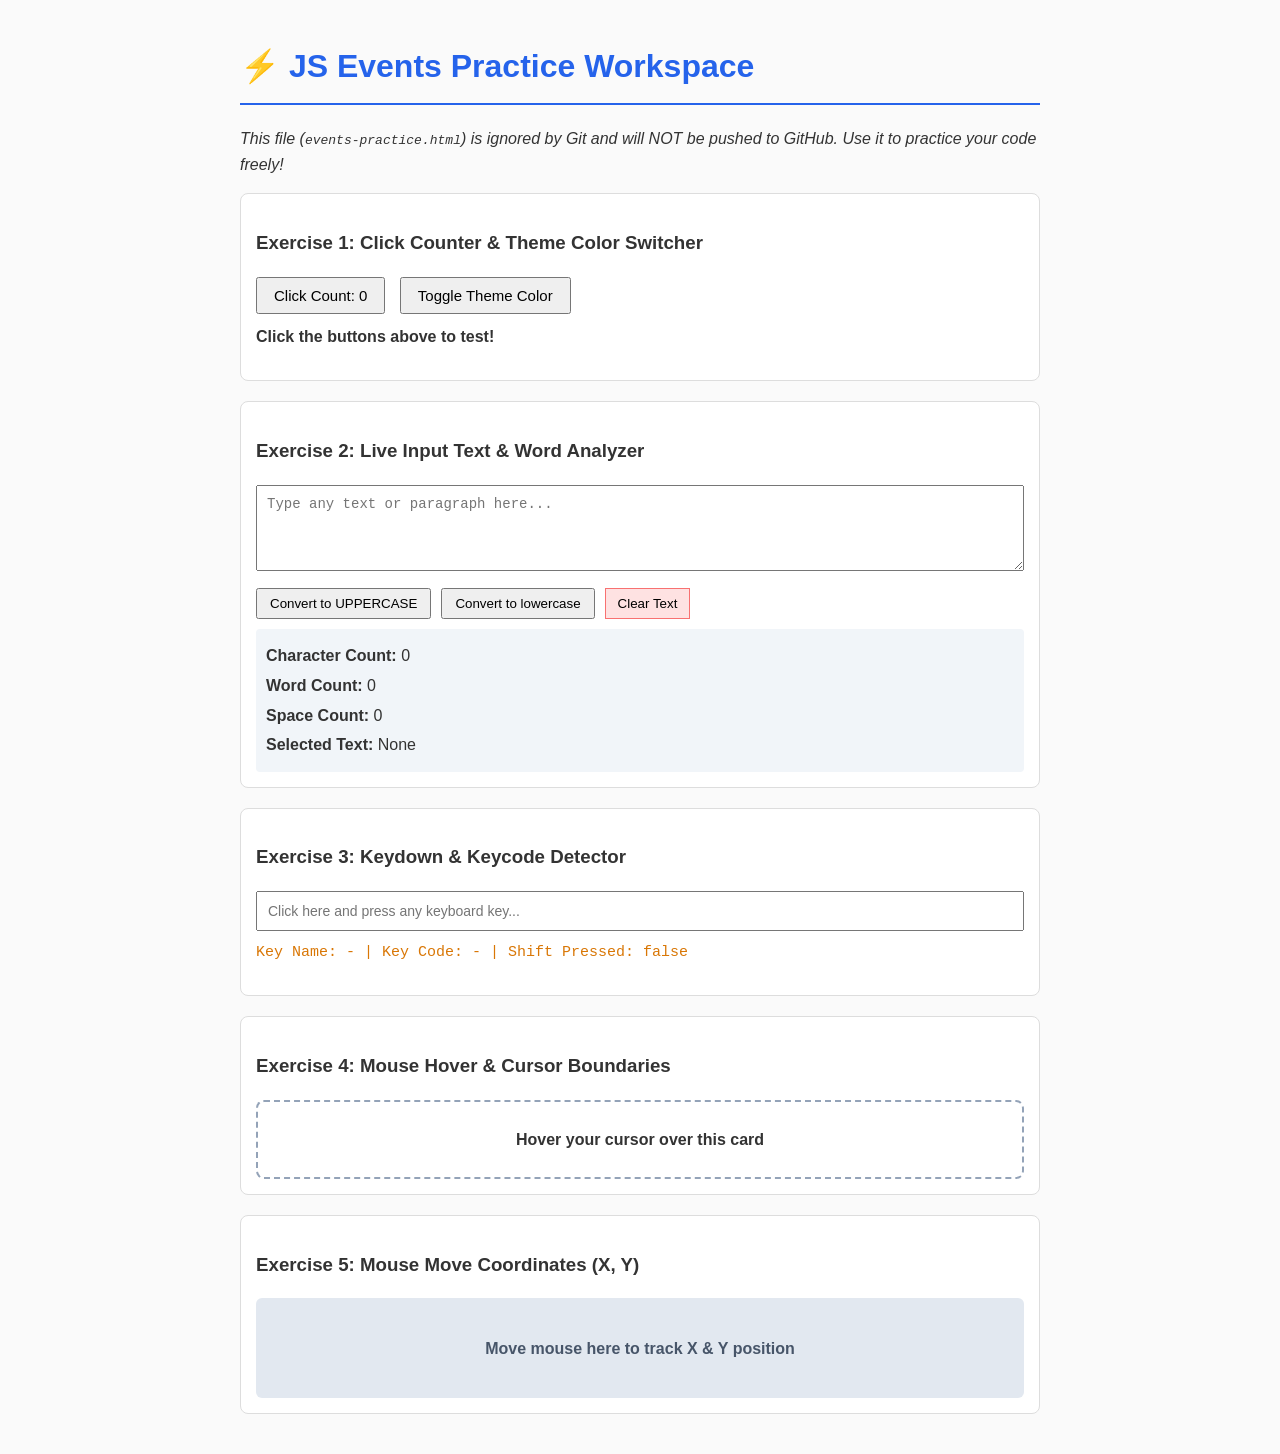
<file: events-practice.html>
<!DOCTYPE html>
<html lang="en">
<head>
    <meta charset="UTF-8">
    <meta name="viewport" content="width=device-width, initial-scale=1.0">
    <title>JS Events Practice Workspace</title>
</head>
<body style="font-family: Arial, sans-serif; line-height: 1.6; padding: 20px; max-width: 800px; margin: auto; background-color: #fafafa; color: #333;">

    <h1 style="color: #2563eb; border-bottom: 2px solid #2563eb; padding-bottom: 10px;">⚡ JS Events Practice Workspace</h1>
    <p><em>This file (<code>events-practice.html</code>) is ignored by Git and will NOT be pushed to GitHub. Use it to practice your code freely!</em></p>

    <!-- EXERCISE 1: Click & Counter -->
    <div style="background: white; border: 1px solid #ddd; padding: 15px; border-radius: 8px; margin-bottom: 20px;">
        <h3>Exercise 1: Click Counter & Theme Color Switcher</h3>
        <button id="btnCount" style="padding: 8px 16px; font-size: 15px; cursor: pointer;">Click Count: 0</button>
        <button id="btnToggleColor" style="padding: 8px 16px; font-size: 15px; cursor: pointer; margin-left: 10px;">Toggle Theme Color</button>
        <p id="counterStatus" style="font-weight: bold; margin-top: 10px;">Click the buttons above to test!</p>
    </div>

    <!-- EXERCISE 2: Live Text & Character/Word Analysis -->
    <div style="background: white; border: 1px solid #ddd; padding: 15px; border-radius: 8px; margin-bottom: 20px;">
        <h3>Exercise 2: Live Input Text & Word Analyzer</h3>
        <textarea id="practiceArea" rows="4" cols="60" placeholder="Type any text or paragraph here..." style="width: 100%; padding: 10px; font-size: 14px; box-sizing: border-box;"></textarea>

        <div style="margin-top: 10px; display: flex; gap: 10px;">
            <button id="btnMakeUpper" style="padding: 6px 12px; cursor: pointer;">Convert to UPPERCASE</button>
            <button id="btnMakeLower" style="padding: 6px 12px; cursor: pointer;">Convert to lowercase</button>
            <button id="btnClear" style="padding: 6px 12px; cursor: pointer; background: #fee2e2; border: 1px solid #f87171;">Clear Text</button>
        </div>

        <div style="background: #f1f5f9; padding: 10px; margin-top: 10px; border-radius: 4px;">
            <p style="margin: 4px 0;"><strong>Character Count:</strong> <span id="outCharCount">0</span></p>
            <p style="margin: 4px 0;"><strong>Word Count:</strong> <span id="outWordCount">0</span></p>
            <p style="margin: 4px 0;"><strong>Space Count:</strong> <span id="outSpaceCount">0</span></p>
            <p style="margin: 4px 0;"><strong>Selected Text:</strong> <span id="outSelectedText">None</span></p>
        </div>
    </div>

    <!-- EXERCISE 3: Keyboard Inspector -->
    <div style="background: white; border: 1px solid #ddd; padding: 15px; border-radius: 8px; margin-bottom: 20px;">
        <h3>Exercise 3: Keydown & Keycode Detector</h3>
        <input type="text" id="keyInput" placeholder="Click here and press any keyboard key..." style="width: 100%; padding: 10px; font-size: 14px; box-sizing: border-box;">
        <p id="keyDetails" style="font-family: monospace; font-size: 15px; color: #d97706; margin-top: 10px;">
            Key Name: - | Key Code: - | Shift Pressed: false
        </p>
    </div>

    <!-- EXERCISE 4: Mouseover & Hover State -->
    <div style="background: white; border: 1px solid #ddd; padding: 15px; border-radius: 8px; margin-bottom: 20px;">
        <h3>Exercise 4: Mouse Hover & Cursor Boundaries</h3>
        <div id="hoverCard" style="border: 2px dashed #94a3b8; padding: 25px; text-align: center; border-radius: 8px; cursor: pointer; transition: all 0.3s;">
            <h4 id="hoverText" style="margin: 0;">Hover your cursor over this card</h4>
        </div>
    </div>

    <!-- EXERCISE 5: Mouse Movement Coordinates -->
    <div style="background: white; border: 1px solid #ddd; padding: 15px; border-radius: 8px; margin-bottom: 20px;">
        <h3>Exercise 5: Mouse Move Coordinates (X, Y)</h3>
        <div id="coordsBox" style="height: 100px; background: #e2e8f0; border-radius: 6px; display: flex; align-items: center; justify-content: center; font-weight: bold; color: #475569;">
            Move mouse here to track X & Y position
        </div>
    </div>


    <!-- JavaScript Practice Script -->
    <script>
        // ==========================================
        // EXERCISE 1: Click & Theme Color Switcher
        // ==========================================
        var count = 0;
        var btnCount = document.getElementById("btnCount");
        var counterStatus = document.getElementById("counterStatus");

        btnCount.addEventListener("click", function() {
            count++;
            this.textContent = "Click Count: " + count;
            counterStatus.textContent = "You clicked the button " + count + " times!";
        });

        var btnToggleColor = document.getElementById("btnToggleColor");
        var isDark = false;
        btnToggleColor.addEventListener("click", function() {
            isDark = !isDark;
            if (isDark) {
                document.body.style.backgroundColor = "#1e293b";
                document.body.style.color = "#f8fafc";
            } else {
                document.body.style.backgroundColor = "#fafafa";
                document.body.style.color = "#333333";
            }
        });

        // ==========================================
        // EXERCISE 2: Live Input Text & Word Analyzer
        // ==========================================
        var practiceArea = document.getElementById("practiceArea");

        practiceArea.addEventListener("input", function() {
            var val = this.value;

            // Character count
            document.getElementById("outCharCount").textContent = val.length;

            // Word count
            var words = val.trim() === "" ? 0 : val.trim().split(/\s+/).length;
            document.getElementById("outWordCount").textContent = words;

            // Space count
            var spaces = (val.match(/ /g) || []).length;
            document.getElementById("outSpaceCount").textContent = spaces;
        });

        // Text selection detector
        practiceArea.addEventListener("select", function() {
            var start = this.selectionStart;
            var end = this.selectionEnd;
            var selected = this.value.substring(start, end);
            document.getElementById("outSelectedText").textContent = 
                '"' + selected + '" (From index ' + start + ' to ' + end + ')';
        });

        document.getElementById("btnMakeUpper").addEventListener("click", function() {
            practiceArea.value = practiceArea.value.toUpperCase();
            practiceArea.dispatchEvent(new Event("input"));
        });

        document.getElementById("btnMakeLower").addEventListener("click", function() {
            practiceArea.value = practiceArea.value.toLowerCase();
            practiceArea.dispatchEvent(new Event("input"));
        });

        document.getElementById("btnClear").addEventListener("click", function() {
            practiceArea.value = "";
            practiceArea.dispatchEvent(new Event("input"));
            document.getElementById("outSelectedText").textContent = "None";
        });

        // ==========================================
        // EXERCISE 3: Keydown Detector
        // ==========================================
        var keyInput = document.getElementById("keyInput");
        keyInput.addEventListener("keydown", function(e) {
            document.getElementById("keyDetails").textContent = 
                "Key Name: '" + e.key + "' | Key Code: " + e.code + " | Shift Pressed: " + e.shiftKey;
        });

        // ==========================================
        // EXERCISE 4: Mouse Hover Card
        // ==========================================
        var hoverCard = document.getElementById("hoverCard");
        var hoverText = document.getElementById("hoverText");

        hoverCard.addEventListener("mouseenter", function() {
            this.style.borderColor = "#2563eb";
            this.style.backgroundColor = "#eff6ff";
            hoverText.textContent = "Mouse Cursor Entered! 🚪";
            hoverText.style.color = "#2563eb";
        });

        hoverCard.addEventListener("mouseleave", function() {
            this.style.borderColor = "#94a3b8";
            this.style.backgroundColor = "transparent";
            hoverText.textContent = "Hover your cursor over this card";
            hoverText.style.color = "inherit";
        });

        // ==========================================
        // EXERCISE 5: Mouse Coordinates Tracker
        // ==========================================
        var coordsBox = document.getElementById("coordsBox");
        coordsBox.addEventListener("mousemove", function(e) {
            var rect = this.getBoundingClientRect();
            var x = Math.round(e.clientX - rect.left);
            var y = Math.round(e.clientY - rect.top);
            this.textContent = "Local Mouse Position -> X: " + x + "px | Y: " + y + "px";
        });
    </script>

</body>
</html>
</file>
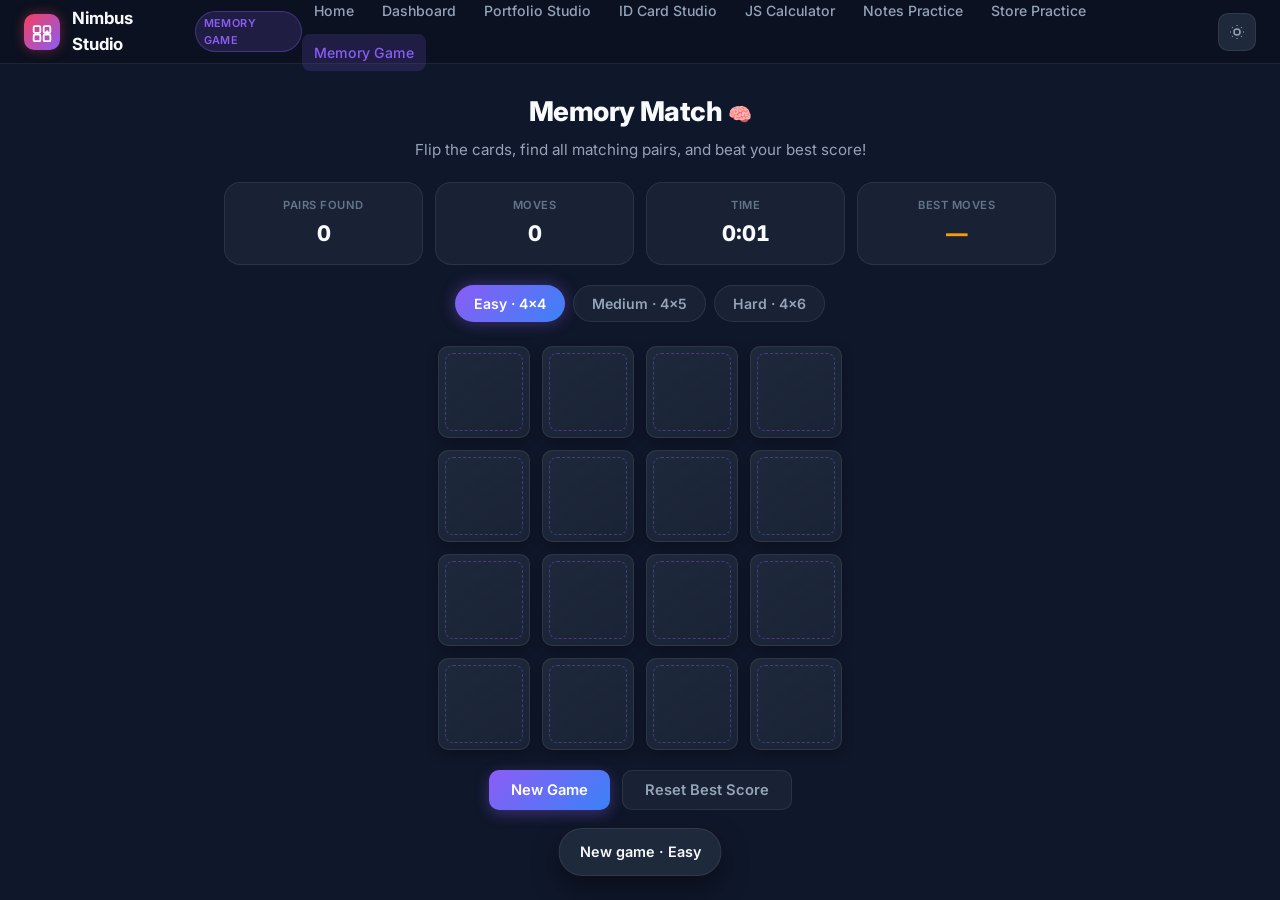
<file: memory-game.html>
<!DOCTYPE html>
<html lang="en">
<head>
    <meta charset="UTF-8">
    <meta name="viewport" content="width=device-width, initial-scale=1.0">
    <title>Nimbus Memory Card Game – Practice Workspace</title>
    <meta name="description" content="Interactive memory card match game featuring difficulty levels, a move & time tracker, best-score persistence, and a win celebration.">
    <link rel="preconnect" href="https://fonts.googleapis.com">
    <link rel="preconnect" href="https://fonts.gstatic.com" crossorigin>
    <link href="https://fonts.googleapis.com/css2?family=Inter:wght@300;400;500;600;700;800&display=swap" rel="stylesheet">
    <link rel="stylesheet" href="css/memory-game.css">
</head>
<body class="theme-dark">

    <!-- Top Navigation Bar -->
    <header class="mg-nav">
        <div class="nav-brand">
            <div class="brand-icon">
                <svg width="20" height="20" viewBox="0 0 24 24" fill="none" stroke="currentColor" stroke-width="2.2" stroke-linecap="round" stroke-linejoin="round">
                    <rect x="2" y="5" width="8" height="8" rx="1.5"/>
                    <rect x="14" y="5" width="8" height="8" rx="1.5"/>
                    <rect x="2" y="15" width="8" height="8" rx="1.5"/>
                    <rect x="14" y="15" width="8" height="8" rx="1.5"/>
                    <path d="M18 11v2m-1-1h2"/>
                </svg>
            </div>
            <div class="brand-text">
                <span class="brand-title">Nimbus Studio</span>
                <span class="brand-badge">Memory Game</span>
            </div>
        </div>

        <nav class="nav-links">
            <a href="index.html" class="nav-link">Home</a>
            <a href="dashboard.html" class="nav-link">Dashboard</a>
            <a href="portfolio-builder.html" class="nav-link">Portfolio Studio</a>
            <a href="id-card.html" class="nav-link">ID Card Studio</a>
            <a href="calculator.html" class="nav-link">JS Calculator</a>
            <a href="notes.html" class="nav-link">Notes Practice</a>
            <a href="store.html" class="nav-link">Store Practice</a>
            <a href="memory-game.html" class="nav-link active">Memory Game</a>
        </nav>

        <div class="nav-actions">
            <button id="btnToggleTheme" class="icon-btn" title="Toggle Theme">
                <svg id="themeIcon" width="18" height="18" viewBox="0 0 24 24" fill="none" stroke="currentColor" stroke-width="2">
                    <path d="M12 3v1m0 16v1m9-9h-1M4 12H3m15.364 6.364l-.707-.707M6.343 6.343l-.707-.707m12.728 0l-.707.707M6.343 17.657l-.707.707M16 12a4 4 0 11-8 0 4 4 0 018 0z"/>
                </svg>
            </button>
        </div>
    </header>

    <!-- Game Page -->
    <main class="mg-wrap">

        <div class="mg-header">
            <h1>Memory Match <span class="mg-emoji">🧠</span></h1>
            <p>Flip the cards, find all matching pairs, and beat your best score!</p>
        </div>

        <!-- Scoreboard -->
        <div class="mg-scoreboard">
            <div class="mg-stat">
                <p class="mg-stat__label">Pairs Found</p>
                <p class="mg-stat__value" id="statPairs">0</p>
            </div>
            <div class="mg-stat">
                <p class="mg-stat__label">Moves</p>
                <p class="mg-stat__value" id="statMoves">0</p>
            </div>
            <div class="mg-stat">
                <p class="mg-stat__label">Time</p>
                <p class="mg-stat__value" id="statTime">0:00</p>
            </div>
            <div class="mg-stat mg-stat--best">
                <p class="mg-stat__label">Best Moves</p>
                <p class="mg-stat__value" id="statBest">—</p>
            </div>
        </div>

        <!-- Difficulty Selector -->
        <div class="mg-difficulty" id="difficultyBar">
            <button class="mg-diff-btn active" data-diff="easy">Easy · 4×4</button>
            <button class="mg-diff-btn" data-diff="medium">Medium · 4×5</button>
            <button class="mg-diff-btn" data-diff="hard">Hard · 4×6</button>
        </div>

        <!-- Card Grid -->
        <div class="mg-grid mg-grid--easy" id="cardGrid">
            <!-- Cards rendered by js/memory-game.js -->
        </div>

        <!-- Controls -->
        <div class="mg-controls">
            <button class="mg-btn mg-btn--primary" id="btnNewGame">New Game</button>
            <button class="mg-btn mg-btn--ghost" id="btnResetBest">Reset Best Score</button>
        </div>
    </main>

    <!-- Win Overlay -->
    <div id="winOverlay" class="mg-overlay" aria-hidden="true">
        <div class="mg-win-card">
            <div class="mg-win-card__emoji">🎉</div>
            <h2>You Win!</h2>
            <p>All pairs matched. Great memory!</p>
            <div class="mg-win-stats">
                <div>
                    <strong id="winMoves">0</strong>
                    <span>Moves</span>
                </div>
                <div>
                    <strong id="winTime">0:00</strong>
                    <span>Time</span>
                </div>
                <div>
                    <strong id="winPairs">0</strong>
                    <span>Pairs</span>
                </div>
            </div>
            <span id="newBestBadge" class="mg-new-best" style="display: none;">★ New Best Score!</span>
            <button class="mg-btn mg-btn--primary" id="btnPlayAgain">Play Again</button>
        </div>
    </div>

    <!-- Toast Notification -->
    <div id="toast" class="mg-toast"></div>

    <script src="js/memory-game.js"></script>
</body>
</html>
</file>
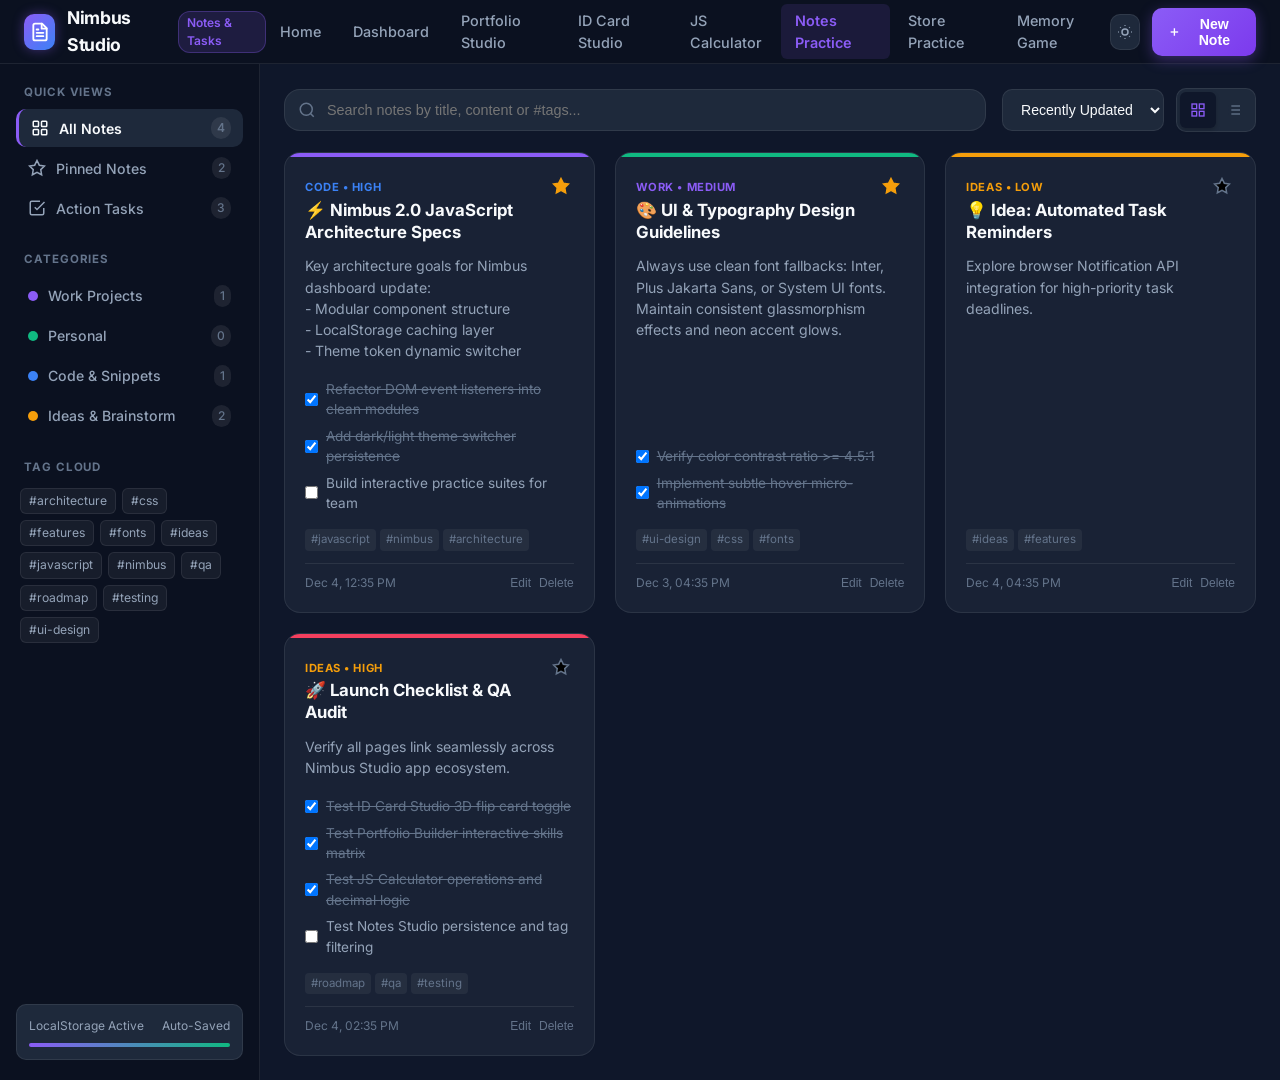
<file: notes.html>
<!DOCTYPE html>
<html lang="en">
<head>
    <meta charset="UTF-8">
    <meta name="viewport" content="width=device-width, initial-scale=1.0">
    <title>Nimbus Notes & Task Studio – Practice Workspace</title>
    <meta name="description" content="Interactive notes studio and task manager featuring categories, real-time search, tag filtering, color accents, and persistent storage.">
    <link rel="preconnect" href="https://fonts.googleapis.com">
    <link rel="preconnect" href="https://fonts.gstatic.com" crossorigin>
    <link href="https://fonts.googleapis.com/css2?family=Inter:wght@300;400;500;600;700;800&family=JetBrains+Mono:wght@400;500&display=swap" rel="stylesheet">
    <link rel="stylesheet" href="css/notes.css">
</head>
<body class="theme-dark">

    <!-- Top Navigation Bar -->
    <header class="notes-nav">
        <div class="nav-brand">
            <div class="brand-icon">
                <svg width="20" height="20" viewBox="0 0 24 24" fill="none" stroke="currentColor" stroke-width="2.2" stroke-linecap="round" stroke-linejoin="round">
                    <path d="M14.5 2H6a2 2 0 0 0-2 2v16a2 2 0 0 0 2 2h12a2 2 0 0 0 2-2V7.5L14.5 2z"/>
                    <polyline points="14 2 14 8 20 8"/>
                    <line x1="16" y1="13" x2="8" y2="13"/>
                    <line x1="16" y1="17" x2="8" y2="17"/>
                    <line x1="10" y1="9" x2="8" y2="9"/>
                </svg>
            </div>
            <div class="brand-text">
                <span class="brand-title">Nimbus Studio</span>
                <span class="brand-badge">Notes & Tasks</span>
            </div>
        </div>

        <nav class="nav-links">
            <a href="index.html" class="nav-link">Home</a>
            <a href="dashboard.html" class="nav-link">Dashboard</a>
            <a href="portfolio-builder.html" class="nav-link">Portfolio Studio</a>
            <a href="id-card.html" class="nav-link">ID Card Studio</a>
            <a href="calculator.html" class="nav-link">JS Calculator</a>
            <a href="notes.html" class="nav-link active">Notes Practice</a>
            <a href="store.html" class="nav-link">Store Practice</a>
            <a href="memory-game.html" class="nav-link">Memory Game</a>
        </nav>

        <div class="nav-actions">
            <button id="btnToggleTheme" class="icon-btn" title="Toggle Theme">
                <svg id="themeIcon" width="18" height="18" viewBox="0 0 24 24" fill="none" stroke="currentColor" stroke-width="2">
                    <path d="M12 3v1m0 16v1m9-9h-1M4 12H3m15.364 6.364l-.707-.707M6.343 6.343l-.707-.707m12.728 0l-.707.707M6.343 17.657l-.707.707M16 12a4 4 0 11-8 0 4 4 0 018 0z"/>
                </svg>
            </button>
            <button id="btnNewNote" class="btn btn-primary">
                <svg width="16" height="16" viewBox="0 0 24 24" fill="none" stroke="currentColor" stroke-width="2.5">
                    <line x1="12" y1="5" x2="12" y2="19"/>
                    <line x1="5" y1="12" x2="19" y2="12"/>
                </svg>
                <span>New Note</span>
            </button>
        </div>
    </header>

    <!-- App Layout -->
    <div class="app-layout">

        <!-- Sidebar Navigation -->
        <aside class="sidebar">
            <div class="sidebar-section">
                <p class="sidebar-label">QUICK VIEWS</p>
                <ul class="nav-list">
                    <li class="nav-item active" data-filter="all">
                        <svg width="18" height="18" viewBox="0 0 24 24" fill="none" stroke="currentColor" stroke-width="2"><rect x="3" y="3" width="7" height="7" rx="1"/><rect x="14" y="3" width="7" height="7" rx="1"/><rect x="3" y="14" width="7" height="7" rx="1"/><rect x="14" y="14" width="7" height="7" rx="1"/></svg>
                        <span>All Notes</span>
                        <span id="cntAll" class="badge-count">0</span>
                    </li>
                    <li class="nav-item" data-filter="pinned">
                        <svg width="18" height="18" viewBox="0 0 24 24" fill="none" stroke="currentColor" stroke-width="2"><path d="M12 2l3.09 6.26L22 9.27l-5 4.87 1.18 6.88L12 17.77l-6.18 3.25L7 14.14 2 9.27l6.91-1.01L12 2z"/></svg>
                        <span>Pinned Notes</span>
                        <span id="cntPinned" class="badge-count">0</span>
                    </li>
                    <li class="nav-item" data-filter="tasks">
                        <svg width="18" height="18" viewBox="0 0 24 24" fill="none" stroke="currentColor" stroke-width="2"><path d="M9 11l3 3L22 4"/><path d="M21 12v7a2 2 0 01-2 2H5a2 2 0 01-2-2V5a2 2 0 012-2h11"/></svg>
                        <span>Action Tasks</span>
                        <span id="cntTasks" class="badge-count">0</span>
                    </li>
                </ul>
            </div>

            <div class="sidebar-section">
                <p class="sidebar-label">CATEGORIES</p>
                <ul class="nav-list" id="categoryList">
                    <li class="nav-item" data-category="Work">
                        <span class="cat-dot dot-work"></span>
                        <span>Work Projects</span>
                        <span id="cntWork" class="badge-count">0</span>
                    </li>
                    <li class="nav-item" data-category="Personal">
                        <span class="cat-dot dot-personal"></span>
                        <span>Personal</span>
                        <span id="cntPersonal" class="badge-count">0</span>
                    </li>
                    <li class="nav-item" data-category="Code">
                        <span class="cat-dot dot-code"></span>
                        <span>Code & Snippets</span>
                        <span id="cntCode" class="badge-count">0</span>
                    </li>
                    <li class="nav-item" data-category="Ideas">
                        <span class="cat-dot dot-ideas"></span>
                        <span>Ideas & Brainstorm</span>
                        <span id="cntIdeas" class="badge-count">0</span>
                    </li>
                </ul>
            </div>

            <div class="sidebar-section">
                <p class="sidebar-label">TAG CLOUD</p>
                <div class="tags-cloud" id="tagsCloud">
                    <!-- Populated dynamically -->
                </div>
            </div>

            <div class="sidebar-footer">
                <div class="storage-card">
                    <div class="storage-info">
                        <span>LocalStorage Active</span>
                        <span id="storagePct">Auto-Saved</span>
                    </div>
                    <div class="storage-bar">
                        <div class="storage-fill" style="width: 100%;"></div>
                    </div>
                </div>
            </div>
        </aside>

        <!-- Main Workspace -->
        <main class="main-content">

            <!-- Control Bar -->
            <div class="control-bar">
                <div class="search-box">
                    <svg width="18" height="18" viewBox="0 0 24 24" fill="none" stroke="currentColor" stroke-width="2">
                        <circle cx="11" cy="11" r="8"/>
                        <line x1="21" y1="21" x2="16.65" y2="16.65"/>
                    </svg>
                    <input type="text" id="searchInput" placeholder="Search notes by title, content or #tags...">
                    <button id="btnClearSearch" class="btn-clear-search" hidden>&times;</button>
                </div>

                <div class="view-controls">
                    <div class="select-wrapper">
                        <select id="sortSelect">
                            <option value="updated">Recently Updated</option>
                            <option value="created">Date Created</option>
                            <option value="title">Title (A-Z)</option>
                            <option value="priority">Priority Level</option>
                        </select>
                    </div>

                    <div class="view-mode-group">
                        <button class="view-btn active" data-view="grid" title="Grid View">
                            <svg width="16" height="16" viewBox="0 0 24 24" fill="none" stroke="currentColor" stroke-width="2"><rect x="3" y="3" width="7" height="7"/><rect x="14" y="3" width="7" height="7"/><rect x="14" y="14" width="7" height="7"/><rect x="3" y="14" width="7" height="7"/></svg>
                        </button>
                        <button class="view-btn" data-view="list" title="List View">
                            <svg width="16" height="16" viewBox="0 0 24 24" fill="none" stroke="currentColor" stroke-width="2"><line x1="8" y1="6" x2="21" y2="6"/><line x1="8" y1="12" x2="21" y2="12"/><line x1="8" y1="18" x2="21" y2="18"/><line x1="3" y1="6" x2="3.01" y2="6"/><line x1="3" y1="12" x2="3.01" y2="12"/><line x1="3" y1="18" x2="3.01" y2="18"/></svg>
                        </button>
                    </div>
                </div>
            </div>

            <!-- Active Filters Bar -->
            <div class="active-filters" id="activeFiltersBar" style="display: none;">
                <span class="filter-label">Active Filter:</span>
                <span id="activeFilterBadge" class="filter-badge">All</span>
                <button id="btnClearFilter" class="btn-reset-filter">Reset Filter</button>
            </div>

            <!-- Notes Display Grid -->
            <div id="notesContainer" class="notes-grid">
                <!-- Dynamic Notes Rendered Here -->
            </div>

            <!-- Empty State -->
            <div id="emptyState" class="empty-state" style="display: none;">
                <div class="empty-icon">📝</div>
                <h3>No notes found</h3>
                <p>Try searching for something else or create a new note to get started.</p>
                <button id="btnEmptyCreate" class="btn btn-primary" style="margin-top: 16px;">Create New Note</button>
            </div>
        </main>
    </div>

    <!-- Note Modal / Editor Drawer -->
    <div id="noteModal" class="modal-backdrop" aria-hidden="true">
        <div class="modal-card">
            <div class="modal-header">
                <h2 id="modalTitle">Create New Note</h2>
                <button id="btnCloseModal" class="btn-close">&times;</button>
            </div>

            <form id="noteForm" class="modal-body">
                <input type="hidden" id="noteId">

                <div class="form-group">
                    <label for="inputTitle">Title</label>
                    <input type="text" id="inputTitle" placeholder="Note title..." required autofocus>
                </div>

                <div class="form-row">
                    <div class="form-group">
                        <label for="selectCategory">Category</label>
                        <select id="selectCategory">
                            <option value="Work">Work Projects</option>
                            <option value="Personal">Personal</option>
                            <option value="Code">Code & Snippets</option>
                            <option value="Ideas">Ideas & Brainstorm</option>
                        </select>
                    </div>

                    <div class="form-group">
                        <label for="selectPriority">Priority</label>
                        <select id="selectPriority">
                            <option value="Low">Low</option>
                            <option value="Medium" selected>Medium</option>
                            <option value="High">High</option>
                        </select>
                    </div>
                </div>

                <div class="form-group">
                    <label>Color Theme Accent</label>
                    <div class="color-picker" id="colorPicker">
                        <label class="color-option">
                            <input type="radio" name="accentColor" value="violet" checked>
                            <span class="color-swatch swatch-violet"></span>
                        </label>
                        <label class="color-option">
                            <input type="radio" name="accentColor" value="emerald">
                            <span class="color-swatch swatch-emerald"></span>
                        </label>
                        <label class="color-option">
                            <input type="radio" name="accentColor" value="sapphire">
                            <span class="color-swatch swatch-sapphire"></span>
                        </label>
                        <label class="color-option">
                            <input type="radio" name="accentColor" value="amber">
                            <span class="color-swatch swatch-amber"></span>
                        </label>
                        <label class="color-option">
                            <input type="radio" name="accentColor" value="rose">
                            <span class="color-swatch swatch-rose"></span>
                        </label>
                    </div>
                </div>

                <div class="form-group">
                    <label for="inputTags">Tags (comma separated or with #)</label>
                    <input type="text" id="inputTags" placeholder="e.g. #javascript, #nimbus, #ui-design">
                </div>

                <div class="form-group">
                    <label for="inputContent">Content / Details</label>
                    <textarea id="inputContent" rows="6" placeholder="Write your note markdown or text here..."></textarea>
                </div>

                <div class="form-group">
                    <div class="checkbox-row">
                        <input type="checkbox" id="chkPinned">
                        <label for="chkPinned">Pin to top of list</label>
                    </div>
                </div>

                <!-- Checklist builder section -->
                <div class="form-group">
                    <label>Interactive Checklists / Sub-tasks</label>
                    <div id="checklistItems" class="checklist-builder">
                        <!-- Dynamic items -->
                    </div>
                    <button type="button" id="btnAddChecklistItem" class="btn-add-item">+ Add Task Item</button>
                </div>

                <div class="modal-footer">
                    <button type="button" id="btnCancelModal" class="btn btn-secondary">Cancel</button>
                    <button type="submit" class="btn btn-primary">Save Note</button>
                </div>
            </form>
        </div>
    </div>

    <!-- Notification Toast -->
    <div id="toast" class="toast"></div>

    <script src="js/notes.js"></script>
</body>
</html>
</file>
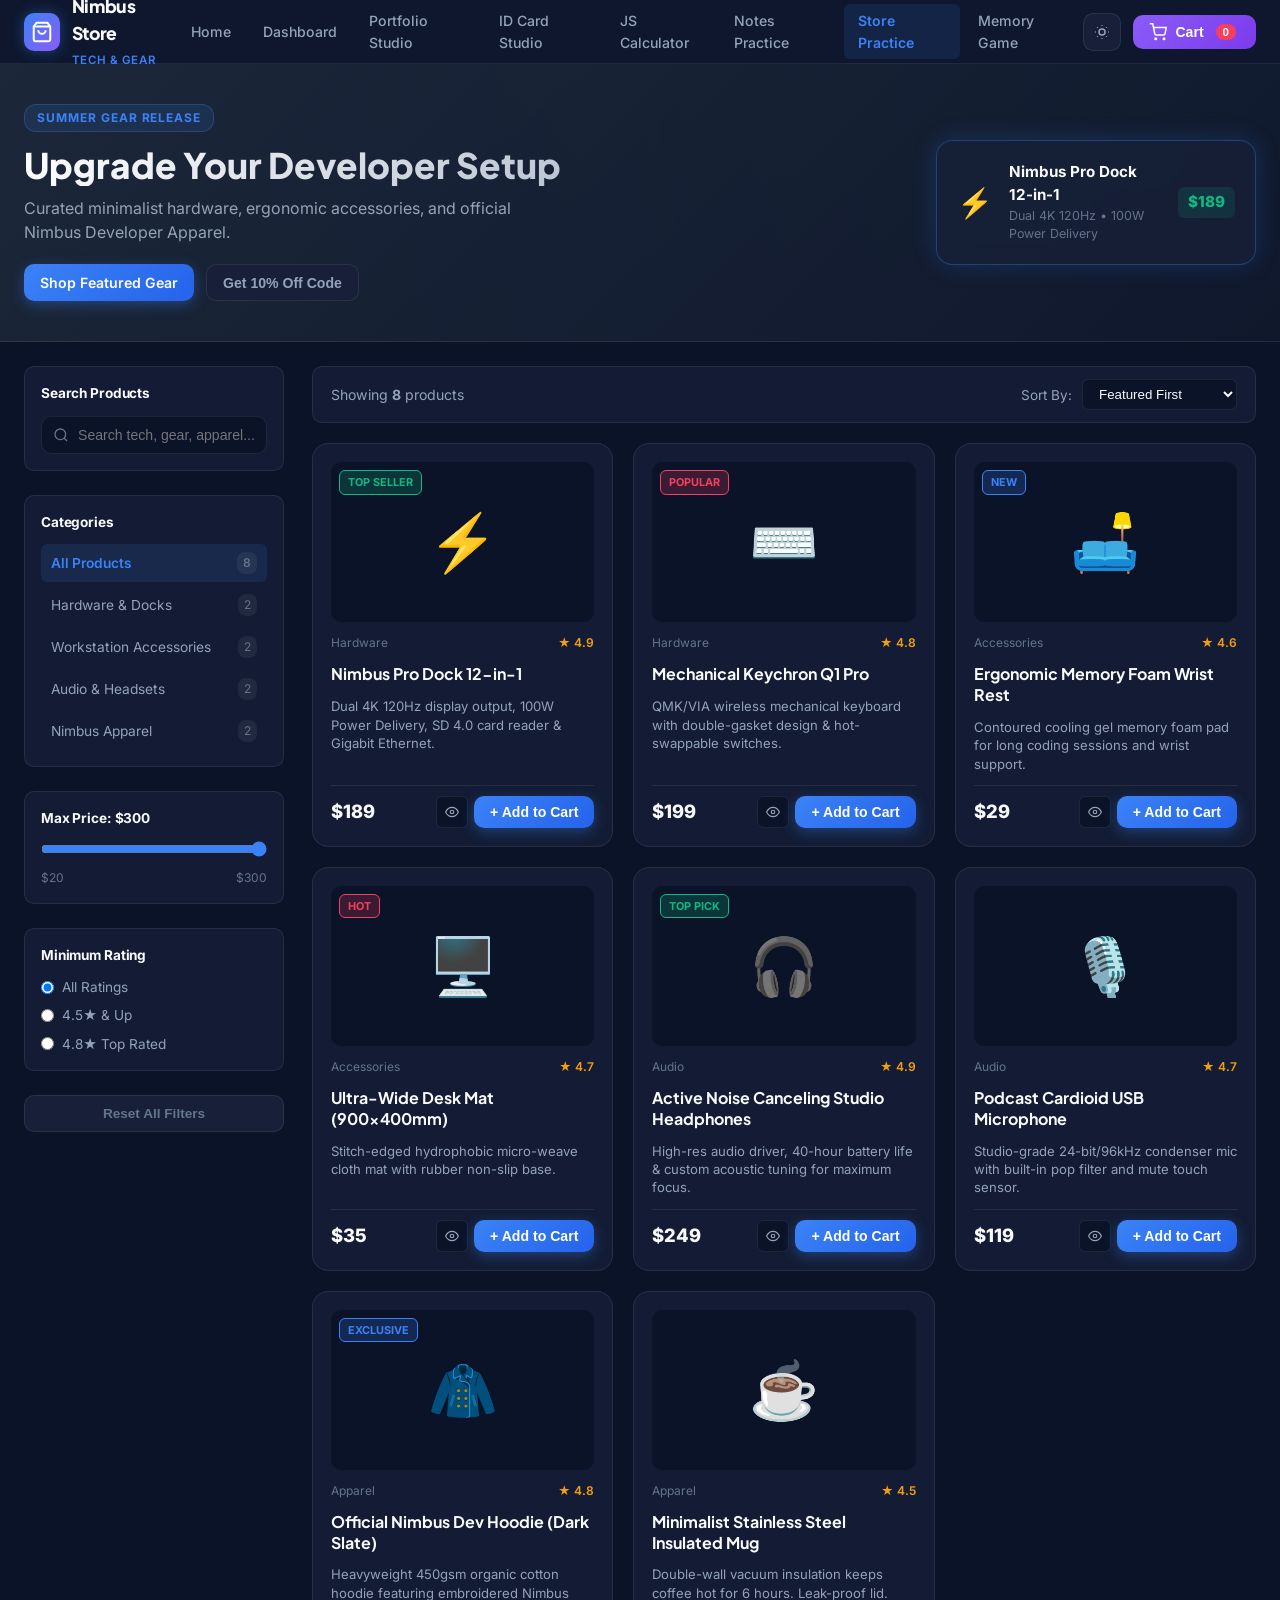
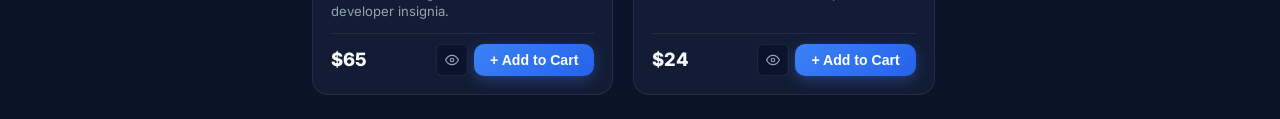
<file: store.html>
<!DOCTYPE html>
<html lang="en">
<head>
    <meta charset="UTF-8">
    <meta name="viewport" content="width=device-width, initial-scale=1.0">
    <title>Nimbus Store & Gear Studio – Practice Workspace</title>
    <meta name="description" content="Interactive e-commerce storefront featuring dynamic category filters, price search, quick view modal, and live shopping cart drawer with local storage.">
    <link rel="preconnect" href="https://fonts.googleapis.com">
    <link rel="preconnect" href="https://fonts.gstatic.com" crossorigin>
    <link href="https://fonts.googleapis.com/css2?family=Inter:wght@300;400;500;600;700;800&family=Plus+Jakarta+Sans:wght@600;700;800&display=swap" rel="stylesheet">
    <link rel="stylesheet" href="css/store.css">
</head>
<body class="theme-dark">

    <!-- Top Navigation Bar -->
    <header class="store-nav">
        <div class="nav-brand">
            <a href="index.html" class="brand-link">
                <div class="brand-icon">
                    <svg width="22" height="22" viewBox="0 0 24 24" fill="none" stroke="currentColor" stroke-width="2.2">
                        <path d="M6 2L3 6v14a2 2 0 002 2h14a2 2 0 002-2V6l-3-4z"/>
                        <line x1="3" y1="6" x2="21" y2="6"/>
                        <path d="M16 10a4 4 0 01-8 0"/>
                    </svg>
                </div>
                <div class="brand-text">
                    <span class="brand-title">Nimbus Store</span>
                    <span class="brand-tag">Tech & Gear</span>
                </div>
            </a>
        </div>

        <nav class="nav-links">
            <a href="index.html" class="nav-link">Home</a>
            <a href="dashboard.html" class="nav-link">Dashboard</a>
            <a href="portfolio-builder.html" class="nav-link">Portfolio Studio</a>
            <a href="id-card.html" class="nav-link">ID Card Studio</a>
            <a href="calculator.html" class="nav-link">JS Calculator</a>
            <a href="notes.html" class="nav-link">Notes Practice</a>
            <a href="store.html" class="nav-link active">Store Practice</a>
            <a href="memory-game.html" class="nav-link">Memory Game</a>
        </nav>

        <div class="nav-actions">
            <button id="btnToggleTheme" class="icon-btn" title="Toggle Dark/Light Mode">
                <svg width="18" height="18" viewBox="0 0 24 24" fill="none" stroke="currentColor" stroke-width="2">
                    <path d="M12 3v1m0 16v1m9-9h-1M4 12H3m15.364 6.364l-.707-.707M6.343 6.343l-.707-.707m12.728 0l-.707.707M6.343 17.657l-.707.707M16 12a4 4 0 11-8 0 4 4 0 018 0z"/>
                </svg>
            </button>

            <button id="btnOpenCart" class="btn btn-cart">
                <svg width="18" height="18" viewBox="0 0 24 24" fill="none" stroke="currentColor" stroke-width="2">
                    <circle cx="9" cy="21" r="1"/><circle cx="20" cy="21" r="1"/>
                    <path d="M1 1h4l2.68 13.39a2 2 0 002 1.61h9.72a2 2 0 002-1.61L23 6H6"/>
                </svg>
                <span>Cart</span>
                <span id="cartCountBadge" class="cart-badge">0</span>
            </button>
        </div>
    </header>

    <!-- Hero Promotional Banner -->
    <section class="store-hero">
        <div class="hero-container">
            <div class="hero-text">
                <span class="hero-chip">SUMMER GEAR RELEASE</span>
                <h1>Upgrade Your Developer Setup</h1>
                <p>Curated minimalist hardware, ergonomic accessories, and official Nimbus Developer Apparel.</p>
                <div class="hero-buttons">
                    <a href="#productGrid" class="btn btn-primary">Shop Featured Gear</a>
                    <button id="btnPromoBanner" class="btn btn-secondary">Get 10% Off Code</button>
                </div>
            </div>
            <div class="hero-graphic">
                <div class="glow-card">
                    <div class="glow-icon">⚡</div>
                    <div>
                        <strong>Nimbus Pro Dock 12-in-1</strong>
                        <p>Dual 4K 120Hz • 100W Power Delivery</p>
                    </div>
                    <span class="price-chip">$189</span>
                </div>
            </div>
        </div>
    </section>

    <!-- Main Store Layout -->
    <div class="store-layout">

        <!-- Filters Sidebar -->
        <aside class="store-sidebar">
            <div class="filter-group">
                <h3 class="filter-title">Search Products</h3>
                <div class="search-input-wrapper">
                    <svg width="16" height="16" viewBox="0 0 24 24" fill="none" stroke="currentColor" stroke-width="2">
                        <circle cx="11" cy="11" r="8"/><line x1="21" y1="21" x2="16.65" y2="16.65"/>
                    </svg>
                    <input type="text" id="searchInput" placeholder="Search tech, gear, apparel...">
                </div>
            </div>

            <div class="filter-group">
                <h3 class="filter-title">Categories</h3>
                <ul class="category-list" id="categoryList">
                    <li class="category-item active" data-cat="all">
                        <span>All Products</span>
                        <span class="cat-count" id="countAll">0</span>
                    </li>
                    <li class="category-item" data-cat="Hardware">
                        <span>Hardware & Docks</span>
                        <span class="cat-count" id="countHardware">0</span>
                    </li>
                    <li class="category-item" data-cat="Accessories">
                        <span>Workstation Accessories</span>
                        <span class="cat-count" id="countAccessories">0</span>
                    </li>
                    <li class="category-item" data-cat="Audio">
                        <span>Audio & Headsets</span>
                        <span class="cat-count" id="countAudio">0</span>
                    </li>
                    <li class="category-item" data-cat="Apparel">
                        <span>Nimbus Apparel</span>
                        <span class="cat-count" id="countApparel">0</span>
                    </li>
                </ul>
            </div>

            <div class="filter-group">
                <h3 class="filter-title">Max Price: <span id="priceValue">$300</span></h3>
                <input type="range" id="priceRange" min="20" max="300" step="10" value="300" class="price-slider">
                <div class="slider-labels">
                    <span>$20</span>
                    <span>$300</span>
                </div>
            </div>

            <div class="filter-group">
                <h3 class="filter-title">Minimum Rating</h3>
                <div class="rating-filters">
                    <label class="radio-label">
                        <input type="radio" name="ratingFilter" value="0" checked>
                        <span>All Ratings</span>
                    </label>
                    <label class="radio-label">
                        <input type="radio" name="ratingFilter" value="4.5">
                        <span>4.5★ & Up</span>
                    </label>
                    <label class="radio-label">
                        <input type="radio" name="ratingFilter" value="4.8">
                        <span>4.8★ Top Rated</span>
                    </label>
                </div>
            </div>

            <button id="btnResetFilters" class="btn btn-reset-full">Reset All Filters</button>
        </aside>

        <!-- Product Grid Area -->
        <main class="store-content">
            <div class="store-toolbar">
                <p class="results-text">Showing <strong id="productCount">0</strong> products</p>
                <div class="sort-wrapper">
                    <label for="sortSelect">Sort By:</label>
                    <select id="sortSelect">
                        <option value="featured">Featured First</option>
                        <option value="price-low">Price: Low to High</option>
                        <option value="price-high">Price: High to Low</option>
                        <option value="rating">Customer Rating</option>
                        <option value="name">Name (A-Z)</option>
                    </select>
                </div>
            </div>

            <!-- Product Grid -->
            <div id="productGrid" class="product-grid">
                <!-- Dynamic cards rendered by js/store.js -->
            </div>

            <!-- Empty State -->
            <div id="emptyState" class="empty-state" style="display: none;">
                <div class="empty-icon">🔍</div>
                <h3>No matching products</h3>
                <p>Try adjusting your search criteria or price slider range.</p>
                <button id="btnEmptyReset" class="btn btn-primary" style="margin-top: 14px;">Reset Filters</button>
            </div>
        </main>
    </div>

    <!-- Shopping Cart Slide-over Drawer -->
    <div id="cartDrawerBackdrop" class="cart-backdrop" aria-hidden="true">
        <div class="cart-drawer">
            <div class="cart-header">
                <h2>Shopping Cart (<span id="cartDrawerCount">0</span>)</h2>
                <button id="btnCloseCart" class="btn-close">&times;</button>
            </div>

            <div id="cartItemsList" class="cart-items-body">
                <!-- Dynamic cart item list -->
            </div>

            <div class="cart-footer">
                <div class="promo-box">
                    <input type="text" id="inputPromoCode" placeholder="Promo code (e.g. NIMBUS10)">
                    <button id="btnApplyPromo" class="btn btn-secondary">Apply</button>
                </div>
                <div id="promoMessage" class="promo-msg"></div>

                <div class="summary-rows">
                    <div class="summary-row">
                        <span>Subtotal</span>
                        <span id="cartSubtotal">$0.00</span>
                    </div>
                    <div class="summary-row" id="discountRow" style="display: none;">
                        <span>Discount (10%)</span>
                        <span id="cartDiscount" class="discount-val">-$0.00</span>
                    </div>
                    <div class="summary-row">
                        <span>Estimated Tax (8%)</span>
                        <span id="cartTax">$0.00</span>
                    </div>
                    <div class="summary-row total-row">
                        <span>Total</span>
                        <span id="cartTotal">$0.00</span>
                    </div>
                </div>

                <button id="btnCheckout" class="btn btn-primary btn-checkout">Proceed to Checkout</button>
            </div>
        </div>
    </div>

    <!-- Quick View Modal -->
    <div id="quickViewModal" class="modal-backdrop" aria-hidden="true">
        <div class="quick-view-card">
            <button id="btnCloseQuickView" class="btn-close modal-close">&times;</button>
            <div class="quick-view-content" id="quickViewContent">
                <!-- Dynamically populated -->
            </div>
        </div>
    </div>

    <!-- Toast Notification -->
    <div id="toast" class="toast"></div>

    <script src="js/store.js"></script>
</body>
</html>
</file>
<file: css/style.css>
* {
    margin: 0;
    padding: 0;
    box-sizing: border-box;
    font-family: 'Inter', Arial, Helvetica, sans-serif;
}

body {
    background: #f5f5f5;
}

/* ========================= */
/* Top Bar */
/* ========================= */

.top-bar {
    background: #fff9e6;
    display: flex;
    justify-content: center;
    align-items: center;
    padding: 10px 20px;
    position: relative;
    font-size: 14px;
    color: #5a4a00;
    border-bottom: 1px solid #ffe58f;
}

.top-bar strong {
    color: #d48000;
}

.top-bar .close-btn {
    position: absolute;
    right: 20px;
    cursor: pointer;
    font-size: 20px;
    color: #888;
    line-height: 1;
    background: none;
    border: none;
    padding: 0 4px;
}

/* ========================= */
/* Hero Section */
/* ========================= */

.hero {
    background: #3d1a6e;
    color: white;
    padding: 60px 0 70px;
}

.container {
    width: 88%;
    max-width: 1100px;
    margin: auto;
    display: flex;
    justify-content: space-between;
    align-items: center;
    gap: 40px;
}

.hero-left {
    flex: 1;
}

.badge {
    display: inline-block;
    background: #e63b6a;
    color: white;
    padding: 4px 12px;
    border-radius: 4px;
    font-size: 11px;
    font-weight: 700;
    letter-spacing: 0.5px;
    text-transform: uppercase;
    margin-bottom: 18px;
}

.hero-left h1 {
    font-size: 42px;
    font-weight: 800;
    line-height: 1.2;
    margin-bottom: 16px;
}

.hero-left p {
    color: #c8b8e8;
    font-size: 14px;
    line-height: 1.7;
    margin-bottom: 28px;
    max-width: 380px;
}

.hero-buttons {
    display: flex;
    gap: 12px;
    align-items: center;
}

.btn-white {
    background: white;
    color: #222;
    border: none;
    padding: 10px 22px;
    border-radius: 6px;
    font-size: 14px;
    font-weight: 600;
    cursor: pointer;
}

.btn-outline {
    background: transparent;
    color: white;
    border: 1.5px solid rgba(255, 255, 255, 0.6);
    padding: 10px 22px;
    border-radius: 6px;
    font-size: 14px;
    font-weight: 600;
    cursor: pointer;
}

.hero-right {
    flex: 0 0 auto;
    display: flex;
    justify-content: flex-end;
}

.hero-card {
    width: 340px;
    height: 200px;
    background: #5c3a9e;
    border-radius: 14px;
    position: relative;
    overflow: hidden;
    box-shadow: 0 12px 30px rgba(0, 0, 0, 0.3);
}

.hero-card .circle {
    position: absolute;
    border-radius: 50%;
    background: rgba(255, 255, 255, 0.12);
}

.hero-card .circle-one {
    width: 150px;
    height: 150px;
    bottom: -50px;
    left: -30px;
}

.hero-card .circle-two {
    width: 110px;
    height: 110px;
    top: -25px;
    right: 10px;
}

/* ========================= */
/* Features Section */
/* ========================= */

.features {
    width: 88%;
    max-width: 1100px;
    margin: 60px auto;
    text-align: center;
}

.section-label {
    font-size: 11px;
    font-weight: 700;
    letter-spacing: 2px;
    color: #6c4fc9;
    text-transform: uppercase;
    margin-bottom: 10px;
}

.features h2 {
    font-size: 30px;
    font-weight: 800;
    color: #1a1033;
    margin-bottom: 40px;
}

.feature-cards {
    display: flex;
    gap: 20px;
}

.feature-card {
    flex: 1;
    padding: 28px 24px;
    border-radius: 10px;
    text-align: left;
}

.feature-card h3 {
    font-size: 15px;
    font-weight: 700;
    margin-bottom: 10px;
}

.feature-card p {
    font-size: 13px;
    line-height: 1.6;
}

.feature-card.card-blue {
    background: #1a56f0;
    color: white;
}

.feature-card.card-blue p {
    color: #c4d6ff;
}

.feature-card.card-dark {
    background: #1e1e1e;
    color: white;
}

.feature-card.card-dark p {
    color: #aaa;
}

.feature-card.card-light {
    background: #ede8f8;
    color: #1a1033;
}

.feature-card.card-light p {
    color: #555;
}

/* ========================= */
/* Testimonial + Color System */
/* ========================= */

.two-col {
    width: 88%;
    max-width: 1100px;
    margin: 70px auto;
    display: flex;
    gap: 60px;
    align-items: flex-start;
}

.two-col-left {
    flex: 1;
}

.two-col-right {
    flex: 1;
}

.col-label {
    font-size: 11px;
    font-weight: 700;
    letter-spacing: 2px;
    color: #6c4fc9;
    text-transform: uppercase;
    margin-bottom: 10px;
}

.two-col-left h2 {
    font-size: 28px;
    font-weight: 800;
    color: #1a1033;
    margin-bottom: 20px;
}

.testimonial-quote {
    font-size: 20px;
    font-style: italic;
    color: #333;
    line-height: 1.5;
    margin-bottom: 14px;
}

.testimonial-author {
    font-size: 13px;
    color: #888;
}

.two-col-right h2 {
    font-size: 28px;
    font-weight: 800;
    color: #1a1033;
    margin-bottom: 16px;
}

.color-palette {
    display: grid;
    grid-template-columns: repeat(3, 1fr);
    gap: 10px;
    margin-top: 10px;
}

.color-swatch {
    padding: 18px 12px;
    border-radius: 8px;
    text-align: center;
    font-size: 13px;
    font-weight: 600;
    color: white;
}

.swatch-primary { background: #1a56f0; }
.swatch-success { background: #198754; }
.swatch-danger  { background: #dc3545; }
.swatch-warning { background: #e6a800; color: #222; }
.swatch-info    { background: #0dcaf0; color: #111; }
.swatch-dark    { background: #212529; }

/* ========================= */
/* Pricing */
/* ========================= */

.pricing {
    width: 88%;
    max-width: 1100px;
    margin: 70px auto;
    text-align: center;
}

.pricing h2 {
    font-size: 30px;
    font-weight: 800;
    color: #1a1033;
    margin-bottom: 30px;
}

.pricing-table {
    width: 100%;
    border-collapse: collapse;
    background: white;
    border-radius: 10px;
    overflow: hidden;
    box-shadow: 0 4px 15px rgba(0, 0, 0, 0.08);
    font-size: 13px;
}

.pricing-table th {
    background: #1e1e1e;
    color: white;
    padding: 16px 20px;
    text-align: center;
    font-size: 13px;
    font-weight: 600;
}

.pricing-table th:first-child {
    text-align: left;
}

.pricing-table td {
    padding: 14px 20px;
    text-align: center;
    border-bottom: 1px solid #eee;
    color: #333;
}

.pricing-table td:first-child {
    text-align: left;
    font-size: 13px;
}

.pricing-table tbody tr:nth-child(even) {
    background: #e6f7f0;
}

.pricing-table tbody tr:last-child td {
    border-bottom: none;
    font-weight: 700;
}

/* ========================= */
/* Gallery */
/* ========================= */

.gallery {
    width: 88%;
    max-width: 1100px;
    margin: 70px auto;
    text-align: center;
}

.gallery h2 {
    font-size: 30px;
    font-weight: 800;
    color: #1a1033;
    margin-bottom: 30px;
}

.gallery-row {
    display: flex;
    gap: 20px;
}

.gallery-card {
    flex: 1;
    height: 160px;
    border-radius: 12px;
    position: relative;
    overflow: hidden;
}

.gallery-card.gc-purple {
    background: linear-gradient(135deg, #5c3a9e 0%, #7b56c4 100%);
}

.gallery-card.gc-orange {
    background: linear-gradient(135deg, #e8603a 0%, #f28b6e 100%);
}

.gallery-card.gc-teal {
    background: linear-gradient(135deg, #1a8a8a 0%, #2cbcbc 100%);
}

.gallery-card .card-circle {
    position: absolute;
    border-radius: 50%;
    background: rgba(255, 255, 255, 0.15);
}

.gallery-card.gc-purple .card-circle {
    width: 100px;
    height: 100px;
    bottom: -30px;
    left: -20px;
}

.gallery-card.gc-orange .card-circle {
    width: 80px;
    height: 80px;
    top: -20px;
    right: -10px;
}

.gallery-card.gc-teal .card-circle {
    width: 90px;
    height: 90px;
    bottom: -20px;
    right: 20px;
}

.gallery-info {
    display: flex;
    align-items: center;
    gap: 18px;
    margin-top: 30px;
    text-align: left;
}

.gallery-avatar {
    width: 60px;
    height: 60px;
    background: #8d65d4;
    border-radius: 50%;
    flex-shrink: 0;
}

.gallery-info h3 {
    font-size: 15px;
    font-weight: 700;
    color: #1a1033;
    margin-bottom: 6px;
}

.gallery-info p {
    font-size: 13px;
    color: #666;
    line-height: 1.5;
}

/* ========================= */
/* Roadmap */
/* ========================= */

.roadmap {
    width: 88%;
    max-width: 1100px;
    margin: 70px auto;
}

.roadmap-header {
    text-align: center;
    margin-bottom: 40px;
}

.roadmap-header h2 {
    font-size: 30px;
    font-weight: 800;
    color: #1a1033;
    margin-top: 10px;
}

.progress-item {
    margin-bottom: 22px;
}

.progress-item-header {
    display: flex;
    justify-content: space-between;
    align-items: center;
    margin-bottom: 8px;
}

.progress-item-header span {
    font-size: 13px;
    font-weight: 600;
    color: #333;
}

.progress-item-header .pct {
    font-size: 13px;
    color: #555;
    font-weight: 500;
}

.progress-bar {
    width: 100%;
    background: #e2e2e2;
    border-radius: 20px;
    height: 18px;
    overflow: hidden;
}

.progress-fill {
    height: 100%;
    border-radius: 20px;
}

.fill-green  { background: #198754; }
.fill-blue   { background: #0d6efd; }
.fill-yellow { background: #e6a800; }
.fill-red    { background: #dc3545; }

/* ========================= */
/* Footer / CTA */
/* ========================= */

footer {
    background: #221040;
    color: white;
    text-align: center;
    padding: 70px 20px 40px;
}

footer h2 {
    font-size: 30px;
    font-weight: 800;
    margin-bottom: 10px;
}

footer > p {
    font-size: 14px;
    color: #a89cc0;
    margin-bottom: 30px;
}

.footer-buttons {
    display: flex;
    justify-content: center;
    gap: 14px;
    margin-bottom: 30px;
}

.btn-cta-blue {
    background: #1a56f0;
    color: white;
    border: none;
    padding: 12px 26px;
    border-radius: 7px;
    font-size: 14px;
    font-weight: 600;
    cursor: pointer;
}

.btn-cta-outline {
    background: transparent;
    color: white;
    border: 1.5px solid rgba(255, 255, 255, 0.5);
    padding: 12px 26px;
    border-radius: 7px;
    font-size: 14px;
    font-weight: 600;
    cursor: pointer;
}

.footer-badges {
    display: flex;
    justify-content: center;
    gap: 12px;
    flex-wrap: wrap;
}

.footer-badges span {
    background: #2e1a52;
    color: #c8b8e8;
    padding: 6px 14px;
    border-radius: 20px;
    font-size: 12px;
    font-weight: 500;
}

/* ========================= */
/* Responsive */
/* ========================= */

@media (max-width: 900px) {
    .container,
    .feature-cards,
    .two-col,
    .gallery-row {
        flex-direction: column;
    }

    .hero-left h1 {
        font-size: 32px;
    }

    .hero-card {
        width: 100%;
        max-width: 380px;
    }

    .hero-right {
        justify-content: center;
    }
}

@media (max-width: 600px) {
    .color-palette {
        grid-template-columns: repeat(2, 1fr);
    }

    .top-bar {
        font-size: 12px;
        padding: 10px 40px 10px 12px;
    }
}
</file>
<file: css/calculator.css>
*, *::before, *::after {
    margin: 0;
    padding: 0;
    box-sizing: border-box;
    font-family: 'Inter', sans-serif;
}

body {
    min-height: 100vh;
    background: linear-gradient(135deg, #1a1033 0%, #3d1a6e 50%, #1a1033 100%);
    display: flex;
    align-items: center;
    justify-content: center;
    padding: 20px;
}

.page-wrapper {
    display: flex;
    justify-content: center;
    align-items: flex-start;
    width: 100%;
}

.calculator {
    background: rgba(255, 255, 255, 0.05);
    backdrop-filter: blur(20px);
    border: 1px solid rgba(255, 255, 255, 0.12);
    border-radius: 24px;
    padding: 28px;
    width: 340px;
    min-width: 340px;
    box-shadow: 0 24px 60px rgba(0, 0, 0, 0.4),
                inset 0 1px 0 rgba(255, 255, 255, 0.1);
}

.calc-title {
    text-align: center;
    color: rgba(255, 255, 255, 0.5);
    font-size: 11px;
    font-weight: 600;
    letter-spacing: 2px;
    text-transform: uppercase;
    margin-bottom: 20px;
}

.calc-display {
    background: rgba(0, 0, 0, 0.35);
    border-radius: 14px;
    padding: 16px 20px;
    margin-bottom: 20px;
    border: 1px solid rgba(255, 255, 255, 0.07);
    min-height: 90px;
    display: flex;
    flex-direction: column;
    align-items: flex-end;
    justify-content: flex-end;
    overflow: hidden;
}

#expression {
    color: rgba(255, 255, 255, 0.45);
    font-size: 13px;
    font-weight: 400;
    min-height: 18px;
    word-break: break-all;
    text-align: right;
}

#result {
    color: white;
    font-size: 36px;
    font-weight: 700;
    letter-spacing: -1px;
    word-break: break-all;
    text-align: right;
    margin-top: 4px;
    transition: color 0.2s;
}

#result.error {
    color: #f87171;
    font-size: 18px;
}

.calc-buttons {
    display: grid;
    grid-template-columns: repeat(4, 1fr);
    gap: 10px;
}

.btn {
    border: none;
    border-radius: 12px;
    font-size: 16px;
    font-weight: 600;
    cursor: pointer;
    padding: 18px 10px;
    transition: transform 0.1s ease, box-shadow 0.1s ease, filter 0.15s;
    user-select: none;
    -webkit-tap-highlight-color: transparent;
}

.btn:active {
    transform: scale(0.93);
}

.btn-num {
    background: rgba(255, 255, 255, 0.08);
    color: white;
    border: 1px solid rgba(255, 255, 255, 0.08);
}

.btn-num:hover {
    background: rgba(255, 255, 255, 0.14);
    border-color: rgba(255, 255, 255, 0.15);
}

.btn-op {
    background: rgba(124, 86, 196, 0.4);
    color: #c4a8ff;
    border: 1px solid rgba(124, 86, 196, 0.3);
}

.btn-op:hover {
    background: rgba(124, 86, 196, 0.65);
    color: white;
}

.btn-clear {
    background: rgba(239, 68, 68, 0.2);
    color: #fca5a5;
    border: 1px solid rgba(239, 68, 68, 0.2);
}

.btn-clear:hover {
    background: rgba(239, 68, 68, 0.4);
    color: white;
}

.btn-eq {
    background: linear-gradient(135deg, #7c56c4 0%, #5c3a9e 100%);
    color: white;
    border: none;
    box-shadow: 0 6px 18px rgba(92, 58, 158, 0.5);
}

.btn-eq:hover {
    filter: brightness(1.15);
    box-shadow: 0 8px 22px rgba(92, 58, 158, 0.7);
}

.btn-fn {
    background: rgba(16, 185, 129, 0.15);
    color: #6ee7b7;
    border: 1px solid rgba(16, 185, 129, 0.2);
    font-size: 13px;
}

.btn-fn:hover {
    background: rgba(16, 185, 129, 0.3);
    color: white;
}

@media (max-width: 720px) {
    .page-wrapper { flex-direction: column; align-items: center; }
}

@media (max-width: 380px) {
    .calculator { width: 100%; min-width: unset; }
}
</file>
<file: css/dashboard.css>
/* ================================================ */
/* Nimbus Admin – Dashboard CSS (dashboard.css)     */
/* ================================================ */

*, *::before, *::after {
    margin: 0;
    padding: 0;
    box-sizing: border-box;
    font-family: 'Inter', Arial, Helvetica, sans-serif;
}

:root {
    --purple-900: #1a1033;
    --purple-800: #221040;
    --purple-700: #3d1a6e;
    --purple-600: #5c3a9e;
    --purple-500: #7b56c4;
    --purple-400: #9b7ee0;
    --purple-100: #ede8f8;

    --blue:   #1a56f0;
    --green:  #198754;
    --yellow: #e6a800;
    --red:    #dc3545;
    --teal:   #1a8a8a;
    --orange: #e8603a;

    --sidebar-w: 190px;
    --navbar-h:  52px;
    --alert-h:   44px;

    --gray-50:  #f7f8fc;
    --gray-100: #f0f0f6;
    --gray-200: #e4e4ef;
    --gray-400: #a0a0b8;
    --gray-600: #555570;
    --gray-900: #111122;

    --radius-sm: 6px;
    --radius-md: 10px;
    --radius-lg: 14px;

    --shadow-sm: 0 1px 4px rgba(60,30,120,0.07);
    --shadow-md: 0 4px 16px rgba(60,30,120,0.10);
    --shadow-lg: 0 10px 32px rgba(60,30,120,0.14);

    --transition: 0.2s ease;
}

body {
    background: var(--gray-50);
    color: var(--gray-900);
    min-height: 100vh;
}

/* ========================= */
/* TOP NAVBAR                */
/* ========================= */

.db-navbar {
    position: fixed;
    top: 0;
    left: 0;
    right: 0;
    z-index: 100;
    height: var(--navbar-h);
    background: var(--purple-900);
    display: flex;
    align-items: center;
    padding: 0 20px;
    gap: 32px;
    box-shadow: 0 2px 8px rgba(0,0,0,0.22);
}

.db-navbar__brand {
    display: flex;
    align-items: center;
    gap: 10px;
    flex-shrink: 0;
}

.db-navbar__logo {
    width: 32px;
    height: 32px;
    background: var(--purple-600);
    border-radius: var(--radius-sm);
    display: flex;
    align-items: center;
    justify-content: center;
}

.db-navbar__site-name {
    color: white;
    font-size: 15px;
    font-weight: 700;
    letter-spacing: -0.3px;
}

.db-navbar__nav {
    display: flex;
    align-items: center;
    gap: 4px;
    flex: 1;
}

.db-nav-link {
    color: rgba(255,255,255,0.65);
    font-size: 13px;
    font-weight: 500;
    text-decoration: none;
    padding: 6px 12px;
    border-radius: var(--radius-sm);
    transition: background var(--transition), color var(--transition);
}

.db-nav-link:hover {
    color: white;
    background: rgba(255,255,255,0.08);
}

.db-nav-link--active {
    color: white;
    background: rgba(255,255,255,0.12);
}

.db-navbar__right {
    display: flex;
    align-items: center;
    gap: 12px;
    margin-left: auto;
}

/* Notification Bell */
.db-notif {
    position: relative;
    width: 36px;
    height: 36px;
    border-radius: 50%;
    background: rgba(255,255,255,0.08);
    display: flex;
    align-items: center;
    justify-content: center;
    color: rgba(255,255,255,0.75);
    cursor: pointer;
    transition: background var(--transition), color var(--transition);
}

.db-notif:hover {
    background: rgba(255,255,255,0.16);
    color: white;
}

.db-notif__dot {
    position: absolute;
    top: 4px;
    right: 4px;
    width: 16px;
    height: 16px;
    background: var(--red);
    border-radius: 50%;
    font-size: 9px;
    font-weight: 700;
    color: white;
    display: flex;
    align-items: center;
    justify-content: center;
    border: 2px solid var(--purple-900);
}

/* User Pill */
.db-user-pill {
    display: flex;
    align-items: center;
    gap: 8px;
    background: var(--purple-600);
    border-radius: 20px;
    padding: 5px 12px 5px 5px;
    cursor: pointer;
    transition: background var(--transition);
}

.db-user-pill:hover {
    background: var(--purple-500);
}

.db-user-pill__avatar {
    width: 24px;
    height: 24px;
    border-radius: 50%;
    background: var(--purple-400);
    color: white;
    font-size: 10px;
    font-weight: 700;
    display: flex;
    align-items: center;
    justify-content: center;
}

.db-user-pill__name {
    color: white;
    font-size: 12px;
    font-weight: 600;
}

.db-user-pill__caret {
    color: rgba(255,255,255,0.7);
}

/* ========================= */
/* ALERT BANNER              */
/* ========================= */

.db-alert-banner {
    position: fixed;
    top: var(--navbar-h);
    left: 0;
    right: 0;
    z-index: 99;
    background: #fff9e6;
    border-bottom: 1px solid #ffe58f;
    display: flex;
    align-items: center;
    justify-content: center;
    gap: 8px;
    padding: 10px 48px;
    font-size: 13px;
    color: #5a4a00;
    max-height: var(--alert-h);
    overflow: hidden;
    transition: max-height 0.3s, opacity 0.3s, padding 0.3s;
}

.db-alert-banner strong {
    color: #d48000;
}

.db-alert-banner__close {
    position: absolute;
    right: 16px;
    background: none;
    border: none;
    font-size: 16px;
    color: #888;
    cursor: pointer;
    padding: 4px 6px;
    border-radius: 4px;
    transition: background var(--transition);
}

.db-alert-banner__close:hover {
    background: #ffe58f;
}

/* ========================= */
/* MAIN LAYOUT               */
/* ========================= */

.db-layout {
    display: flex;
    min-height: 100vh;
    padding-top: calc(var(--navbar-h) + var(--alert-h));
}

/* ========================= */
/* SIDEBAR                   */
/* ========================= */

.db-sidebar {
    width: var(--sidebar-w);
    min-width: var(--sidebar-w);
    background: var(--purple-900);
    min-height: calc(100vh - var(--navbar-h) - var(--alert-h));
    padding: 24px 12px 24px;
    position: sticky;
    top: calc(var(--navbar-h) + var(--alert-h));
    align-self: flex-start;
    height: calc(100vh - var(--navbar-h) - var(--alert-h));
    overflow-y: auto;
}

.db-sidebar__label {
    font-size: 10px;
    font-weight: 700;
    letter-spacing: 1.5px;
    color: rgba(255,255,255,0.35);
    text-transform: uppercase;
    padding: 0 8px;
    margin-bottom: 8px;
}

.db-sidebar__nav {
    display: flex;
    flex-direction: column;
    gap: 2px;
}

.db-sidebar__link {
    display: flex;
    align-items: center;
    gap: 9px;
    padding: 8px 10px;
    border-radius: var(--radius-sm);
    color: rgba(255,255,255,0.60);
    font-size: 13px;
    font-weight: 500;
    text-decoration: none;
    transition: background var(--transition), color var(--transition);
    position: relative;
}

.db-sidebar__link:hover:not(.db-sidebar__link--locked) {
    background: rgba(255,255,255,0.08);
    color: white;
}

.db-sidebar__link--active {
    background: var(--purple-600) !important;
    color: white !important;
}

.db-sidebar__link--locked {
    opacity: 0.45;
    cursor: not-allowed;
    font-size: 12px;
}

.db-sidebar__badge {
    margin-left: auto;
    background: var(--purple-500);
    color: white;
    font-size: 10px;
    font-weight: 700;
    border-radius: 10px;
    padding: 1px 7px;
    min-width: 20px;
    text-align: center;
}

.db-sidebar__badge--green {
    background: var(--green);
}

.db-sidebar__divider {
    height: 1px;
    background: rgba(255,255,255,0.08);
    margin: 20px 0;
}

/* Storage */
.db-storage {
    padding: 0 4px;
}

.db-storage__info {
    display: flex;
    justify-content: space-between;
    font-size: 11px;
    color: rgba(255,255,255,0.55);
    margin-bottom: 8px;
    margin-top: 6px;
}

.db-storage__bar {
    height: 6px;
    background: rgba(255,255,255,0.12);
    border-radius: 10px;
    overflow: hidden;
}

.db-storage__fill {
    height: 100%;
    background: linear-gradient(90deg, var(--blue) 0%, var(--purple-400) 100%);
    border-radius: 10px;
    transition: width 1s ease;
}

/* ========================= */
/* MAIN CONTENT              */
/* ========================= */

.db-main {
    flex: 1;
    padding: 28px 28px 40px;
    min-width: 0;
    display: flex;
    flex-direction: column;
    gap: 20px;
}

/* ========================= */
/* WELCOME HEADER            */
/* ========================= */

.db-welcome {
    background: linear-gradient(135deg, var(--purple-700) 0%, var(--purple-600) 100%);
    border-radius: var(--radius-lg);
    padding: 26px 28px;
    display: flex;
    align-items: center;
    justify-content: space-between;
    gap: 20px;
    box-shadow: var(--shadow-md);
    position: relative;
    overflow: hidden;
}

.db-welcome::before {
    content: '';
    position: absolute;
    width: 200px;
    height: 200px;
    border-radius: 50%;
    background: rgba(255,255,255,0.05);
    top: -60px;
    right: 60px;
    pointer-events: none;
}

.db-welcome::after {
    content: '';
    position: absolute;
    width: 120px;
    height: 120px;
    border-radius: 50%;
    background: rgba(255,255,255,0.07);
    bottom: -40px;
    right: 180px;
    pointer-events: none;
}

.db-welcome__left {
    position: relative;
    z-index: 1;
}

.db-welcome__badge {
    display: inline-block;
    background: #e63b6a;
    color: white;
    padding: 3px 10px;
    border-radius: 4px;
    font-size: 10px;
    font-weight: 700;
    letter-spacing: 0.5px;
    text-transform: uppercase;
    margin-bottom: 10px;
}

.db-welcome__title {
    color: white;
    font-size: 26px;
    font-weight: 800;
    letter-spacing: -0.5px;
    margin-bottom: 4px;
}

.db-welcome__subtitle {
    color: rgba(255,255,255,0.72);
    font-size: 13px;
}

.db-welcome__actions {
    display: flex;
    gap: 10px;
    flex-shrink: 0;
    position: relative;
    z-index: 1;
}

.db-btn {
    padding: 9px 18px;
    border-radius: var(--radius-sm);
    font-size: 13px;
    font-weight: 600;
    cursor: pointer;
    border: none;
    transition: all var(--transition);
}

.db-btn--outline {
    background: rgba(255,255,255,0.12);
    color: white;
    border: 1.5px solid rgba(255,255,255,0.45);
}

.db-btn--outline:hover {
    background: rgba(255,255,255,0.2);
}

.db-btn--primary {
    background: white;
    color: var(--purple-700);
}

.db-btn--primary:hover {
    background: #f0ecff;
}

/* ========================= */
/* STATS CARDS               */
/* ========================= */

.db-stats {
    display: grid;
    grid-template-columns: repeat(4, 1fr);
    gap: 14px;
}

.db-stat-card {
    background: white;
    border-radius: var(--radius-md);
    padding: 18px 18px 14px;
    box-shadow: var(--shadow-sm);
    border: 1px solid var(--gray-200);
    transition: box-shadow var(--transition), transform var(--transition);
}

.db-stat-card:hover {
    box-shadow: var(--shadow-md);
    transform: translateY(-2px);
}

.db-stat-card__label {
    font-size: 12px;
    color: var(--gray-600);
    font-weight: 500;
    margin-bottom: 6px;
}

.db-stat-card__value {
    font-size: 26px;
    font-weight: 800;
    color: var(--gray-900);
    margin-bottom: 10px;
    letter-spacing: -0.5px;
}

.db-stat-card__bar {
    height: 4px;
    background: var(--gray-100);
    border-radius: 10px;
    overflow: hidden;
}

.db-stat-card__fill {
    height: 100%;
    border-radius: 10px;
}

.db-stat-card__fill--blue   { background: var(--blue); }
.db-stat-card__fill--green  { background: var(--green); }
.db-stat-card__fill--yellow { background: var(--yellow); }

.db-stat-card--syncing {
    display: flex;
    flex-direction: column;
    justify-content: flex-start;
}

.db-stat-card__syncing {
    display: flex;
    align-items: center;
    gap: 8px;
    color: var(--gray-600);
    font-size: 12px;
    margin-top: 8px;
}

/* Spinner */
.db-spinner {
    display: inline-block;
    width: 14px;
    height: 14px;
    border: 2px solid var(--gray-200);
    border-top-color: var(--blue);
    border-radius: 50%;
    animation: spin 0.8s linear infinite;
    flex-shrink: 0;
}

@keyframes spin {
    to { transform: rotate(360deg); }
}

/* ========================= */
/* TABS                      */
/* ========================= */

.db-tabs {
    display: flex;
    gap: 0;
    border-bottom: 2px solid var(--gray-200);
}

.db-tab {
    background: none;
    border: none;
    padding: 10px 18px;
    font-size: 13px;
    font-weight: 500;
    color: var(--gray-400);
    cursor: pointer;
    border-bottom: 2.5px solid transparent;
    margin-bottom: -2px;
    transition: color var(--transition), border-color var(--transition);
}

.db-tab:hover {
    color: var(--purple-600);
}

.db-tab--active {
    color: var(--purple-600);
    border-bottom-color: var(--purple-600);
    font-weight: 600;
}

/* ========================= */
/* CAROUSEL / HERO BANNER    */
/* ========================= */

.db-carousel {
    background: var(--purple-700);
    border-radius: var(--radius-lg);
    height: 140px;
    position: relative;
    overflow: hidden;
    box-shadow: var(--shadow-md);
}

.db-carousel__track {
    position: relative;
    width: 100%;
    height: 100%;
}

.db-carousel__slide {
    position: absolute;
    inset: 0;
    opacity: 0;
    transition: opacity 0.6s ease;
    display: flex;
    align-items: center;
    padding: 0 60px;
}

.db-carousel__slide--active {
    opacity: 1;
}

.db-carousel__slide--2 {
    background: linear-gradient(135deg, #1a3a6e 0%, #2a5aae 100%);
}

.db-carousel__slide--3 {
    background: linear-gradient(135deg, #1a6e4a 0%, #2aae7a 100%);
}

.db-carousel__content {
    position: relative;
    z-index: 2;
    color: white;
}

.db-carousel__content h2 {
    font-size: 18px;
    font-weight: 700;
    margin-bottom: 6px;
}

.db-carousel__content p {
    font-size: 13px;
    color: rgba(255,255,255,0.75);
    max-width: 400px;
}

.db-carousel__circle {
    position: absolute;
    border-radius: 50%;
    background: rgba(255,255,255,0.08);
}

.db-carousel__circle--1 {
    width: 200px;
    height: 200px;
    bottom: -80px;
    right: 60px;
}

.db-carousel__circle--2 {
    width: 140px;
    height: 140px;
    top: -50px;
    right: 200px;
}

.db-carousel__arrow {
    position: absolute;
    top: 50%;
    transform: translateY(-50%);
    z-index: 10;
    background: rgba(255,255,255,0.12);
    border: none;
    color: white;
    font-size: 22px;
    width: 36px;
    height: 36px;
    border-radius: 50%;
    cursor: pointer;
    display: flex;
    align-items: center;
    justify-content: center;
    transition: background var(--transition);
    line-height: 1;
}

.db-carousel__arrow:hover {
    background: rgba(255,255,255,0.25);
}

.db-carousel__arrow--left  { left: 12px; }
.db-carousel__arrow--right { right: 12px; }

.db-carousel__dots {
    position: absolute;
    bottom: 14px;
    left: 50%;
    transform: translateX(-50%);
    display: flex;
    gap: 6px;
}

.db-carousel__dot {
    width: 22px;
    height: 4px;
    border-radius: 2px;
    background: rgba(255,255,255,0.3);
    cursor: pointer;
    transition: background var(--transition), width var(--transition);
}

.db-carousel__dot--active {
    background: white;
    width: 32px;
}

/* ========================= */
/* CARDS                     */
/* ========================= */

.db-card {
    background: white;
    border-radius: var(--radius-lg);
    padding: 22px 24px;
    box-shadow: var(--shadow-sm);
    border: 1px solid var(--gray-200);
}

.db-card__title {
    font-size: 14px;
    font-weight: 700;
    color: var(--gray-900);
    margin-bottom: 16px;
}

/* ========================= */
/* ORDERS TABLE              */
/* ========================= */

.db-table-wrapper {
    overflow-x: auto;
    margin: 0 -2px;
}

.db-table {
    width: 100%;
    border-collapse: collapse;
    font-size: 13px;
}

.db-table thead tr {
    background: var(--gray-900);
}

.db-table th {
    padding: 12px 16px;
    text-align: left;
    color: white;
    font-size: 12px;
    font-weight: 600;
    letter-spacing: 0.2px;
}

.db-table th:first-child { border-radius: var(--radius-sm) 0 0 var(--radius-sm); }
.db-table th:last-child  { border-radius: 0 var(--radius-sm) var(--radius-sm) 0; }

.db-table tbody tr {
    border-bottom: 1px solid var(--gray-100);
    transition: background var(--transition);
}

.db-table tbody tr:last-child {
    border-bottom: none;
}

.db-table tbody tr:hover {
    background: var(--gray-50);
}

.db-table td {
    padding: 13px 16px;
    color: var(--gray-600);
    font-size: 13px;
}

.db-table__right {
    text-align: right !important;
}

/* Status Badges */
.db-badge {
    display: inline-block;
    padding: 3px 9px;
    border-radius: 4px;
    font-size: 11px;
    font-weight: 600;
}

.db-badge--paid    { background: #d1fae5; color: #065f46; }
.db-badge--pending { background: #fef3c7; color: #92400e; }
.db-badge--failed  { background: #fee2e2; color: #991b1b; }

/* Pagination */
.db-pagination {
    display: flex;
    justify-content: flex-end;
    align-items: center;
    gap: 4px;
    margin-top: 16px;
    padding-top: 14px;
    border-top: 1px solid var(--gray-100);
}

.db-page-btn {
    background: none;
    border: 1px solid var(--gray-200);
    color: var(--gray-600);
    padding: 5px 10px;
    border-radius: var(--radius-sm);
    font-size: 12px;
    font-weight: 500;
    cursor: pointer;
    transition: all var(--transition);
}

.db-page-btn:hover {
    background: var(--gray-100);
    color: var(--gray-900);
}

.db-page-btn--active {
    background: var(--purple-600);
    border-color: var(--purple-600);
    color: white;
}

/* ========================= */
/* TWO COLUMN SECTION        */
/* ========================= */

.db-two-col {
    display: grid;
    grid-template-columns: 1fr 0.55fr;
    gap: 14px;
}

/* Team Snapshots */
.db-card--snapshots {
    /* inherits .db-card */
}

.db-snapshots {
    display: flex;
    gap: 12px;
    margin-bottom: 14px;
}

.db-snapshot {
    flex: 1;
    height: 90px;
    border-radius: var(--radius-md);
    position: relative;
    overflow: hidden;
}

.db-snapshot--purple { background: linear-gradient(135deg, #5c3a9e 0%, #7b56c4 100%); }
.db-snapshot--orange { background: linear-gradient(135deg, #e8603a 0%, #f28b6e 100%); }
.db-snapshot--teal   { background: linear-gradient(135deg, #1a8a8a 0%, #2cbcbc 100%); }

.db-snapshot__circle {
    position: absolute;
    width: 60px;
    height: 60px;
    border-radius: 50%;
    background: rgba(255,255,255,0.15);
    bottom: -20px;
    left: 50%;
    transform: translateX(-50%);
}

.db-team-avatars {
    display: flex;
    align-items: center;
    gap: -4px;
}

.db-team-avatar {
    width: 28px;
    height: 28px;
    border-radius: 50%;
    color: white;
    font-size: 10px;
    font-weight: 700;
    display: flex;
    align-items: center;
    justify-content: center;
    border: 2px solid white;
    margin-left: -6px;
    cursor: default;
    transition: transform var(--transition);
}

.db-team-avatar:first-child {
    margin-left: 0;
}

.db-team-avatar:hover {
    transform: translateY(-3px);
    z-index: 2;
}

.db-team-more {
    margin-left: 8px;
    font-size: 11px;
    color: var(--gray-600);
    font-weight: 500;
    white-space: nowrap;
}

/* Feedback Card */
.db-feedback {
    background: white;
    border-radius: var(--radius-lg);
    padding: 22px 24px;
    box-shadow: var(--shadow-sm);
    border: 1px solid var(--gray-200);
    display: flex;
    flex-direction: column;
    justify-content: center;
}

.db-feedback__label {
    font-size: 10px;
    font-weight: 700;
    letter-spacing: 1.5px;
    color: var(--purple-500);
    text-transform: uppercase;
    margin-bottom: 14px;
}

.db-feedback__quote {
    font-size: 15px;
    font-style: italic;
    color: var(--gray-900);
    line-height: 1.6;
    margin-bottom: 14px;
    border-left: 3px solid var(--purple-400);
    padding-left: 14px;
}

.db-feedback__author {
    font-size: 12px;
    color: var(--gray-600);
    font-weight: 500;
}

/* ========================= */
/* FAQ ACCORDION             */
/* ========================= */

.db-faq {
    display: flex;
    flex-direction: column;
    gap: 2px;
}

.db-faq__item {
    border: 1px solid var(--gray-200);
    border-radius: var(--radius-sm);
    overflow: hidden;
}

.db-faq__question {
    width: 100%;
    background: var(--gray-50);
    border: none;
    padding: 12px 16px;
    text-align: left;
    font-size: 13px;
    font-weight: 500;
    color: var(--gray-900);
    cursor: pointer;
    display: flex;
    align-items: center;
    justify-content: space-between;
    transition: background var(--transition);
}

.db-faq__question:hover {
    background: var(--gray-100);
}

.db-faq__icon {
    font-size: 10px;
    color: var(--gray-400);
    transition: transform var(--transition);
    flex-shrink: 0;
}

.db-faq__question[aria-expanded="true"] .db-faq__icon {
    transform: rotate(180deg);
}

.db-faq__answer {
    max-height: 0;
    overflow: hidden;
    font-size: 13px;
    color: var(--gray-600);
    line-height: 1.6;
    padding: 0 16px;
    background: white;
    transition: max-height 0.3s ease, padding 0.3s ease;
}

.db-faq__answer--open {
    max-height: 120px;
    padding: 12px 16px;
}

/* ========================= */
/* MODAL PREVIEW             */
/* ========================= */

.db-modal-preview {
    background: var(--gray-200);
    border-radius: var(--radius-md);
    min-height: 200px;
    position: relative;
    display: flex;
    align-items: center;
    justify-content: center;
    padding: 30px;
}

.db-modal-overlay {
    position: absolute;
    inset: 0;
    background: rgba(0,0,0,0.18);
    border-radius: var(--radius-md);
}

.db-modal {
    position: relative;
    z-index: 2;
    background: white;
    border-radius: var(--radius-md);
    padding: 20px 22px 18px;
    width: 100%;
    max-width: 320px;
    box-shadow: var(--shadow-lg);
    transition: transform 0.3s ease, opacity 0.3s ease;
}

.db-modal__header {
    display: flex;
    align-items: center;
    justify-content: space-between;
    margin-bottom: 12px;
}

.db-modal__title {
    font-size: 15px;
    font-weight: 700;
    color: var(--gray-900);
}

.db-modal__close {
    background: none;
    border: none;
    font-size: 16px;
    color: var(--gray-400);
    cursor: pointer;
    padding: 2px 5px;
    border-radius: 4px;
    transition: background var(--transition), color var(--transition);
}

.db-modal__close:hover {
    background: var(--gray-100);
    color: var(--gray-900);
}

.db-modal__body {
    font-size: 13px;
    color: var(--gray-600);
    line-height: 1.6;
    margin-bottom: 18px;
}

.db-modal__footer {
    display: flex;
    justify-content: flex-end;
    gap: 8px;
}

.db-modal__btn {
    padding: 7px 16px;
    border-radius: var(--radius-sm);
    font-size: 13px;
    font-weight: 600;
    cursor: pointer;
    border: none;
    transition: all var(--transition);
}

.db-modal__btn--cancel {
    background: var(--gray-100);
    color: var(--gray-900);
    border: 1px solid var(--gray-200);
}

.db-modal__btn--cancel:hover {
    background: var(--gray-200);
}

.db-modal__btn--delete {
    background: var(--red);
    color: white;
}

.db-modal__btn--delete:hover {
    background: #b91c2c;
}

/* ========================= */
/* SCROLLBAR                 */
/* ========================= */

::-webkit-scrollbar {
    width: 5px;
    height: 5px;
}

::-webkit-scrollbar-track {
    background: transparent;
}

::-webkit-scrollbar-thumb {
    background: rgba(100, 80, 180, 0.25);
    border-radius: 10px;
}

/* ========================= */
/* RESPONSIVE                */
/* ========================= */

@media (max-width: 1100px) {
    .db-stats {
        grid-template-columns: repeat(2, 1fr);
    }
}

@media (max-width: 900px) {
    .db-sidebar {
        width: 56px;
        min-width: 56px;
        padding: 20px 8px;
    }

    .db-sidebar__link span:not(.db-sidebar__badge),
    .db-sidebar__label,
    .db-storage,
    .db-sidebar__link svg + *:not(.db-sidebar__badge) {
        display: none;
    }

    .db-sidebar__link {
        justify-content: center;
        padding: 10px;
    }

    .db-two-col {
        grid-template-columns: 1fr;
    }
}

@media (max-width: 700px) {
    .db-main { padding: 16px; }

    .db-stats {
        grid-template-columns: 1fr 1fr;
    }

    .db-welcome {
        flex-direction: column;
        align-items: flex-start;
    }

    .db-navbar__nav { display: none; }
}

@media (max-width: 480px) {
    .db-stats {
        grid-template-columns: 1fr;
    }
}
</file>
<file: css/memory-game.css>
/* ==========================================================================
   NIMBUS MEMORY CARD GAME - STYLESHEET
   Design System: Dark/Light Theme support, 3D flip animations, Glassmorphism
   ========================================================================== */

:root {
    --bg-primary: #0f172a;
    --bg-secondary: #1e293b;
    --bg-card: rgba(30, 41, 59, 0.7);
    --bg-sidebar: #0b1120;
    --border-color: rgba(255, 255, 255, 0.08);
    --text-primary: #f8fafc;
    --text-secondary: #94a3b8;
    --text-muted: #64748b;

    --accent-violet: #8b5cf6;
    --accent-emerald: #10b981;
    --accent-sapphire: #3b82f6;
    --accent-amber: #f59e0b;
    --accent-rose: #f43f5e;

    --font-main: 'Inter', -apple-system, BlinkMacSystemFont, 'Segoe UI', Roboto, sans-serif;

    --shadow-md: 0 4px 12px rgba(0, 0, 0, 0.3);
    --shadow-lg: 0 12px 28px rgba(0, 0, 0, 0.4);

    --radius-md: 10px;
    --radius-lg: 16px;

    --transition-normal: 0.25s cubic-bezier(0.4, 0, 0.2, 1);
}

.theme-light {
    --bg-primary: #f1f5f9;
    --bg-secondary: #ffffff;
    --bg-card: rgba(255, 255, 255, 0.85);
    --bg-sidebar: #f8fafc;
    --border-color: rgba(0, 0, 0, 0.08);
    --text-primary: #0f172a;
    --text-secondary: #475569;
    --text-muted: #94a3b8;
    --shadow-md: 0 4px 12px rgba(0, 0, 0, 0.06);
    --shadow-lg: 0 12px 28px rgba(0, 0, 0, 0.1);
}

* {
    box-sizing: border-box;
    margin: 0;
    padding: 0;
}

body {
    font-family: var(--font-main);
    background-color: var(--bg-primary);
    color: var(--text-primary);
    line-height: 1.5;
    min-height: 100vh;
    display: flex;
    flex-direction: column;
    overflow-x: hidden;
    transition: background-color var(--transition-normal), color var(--transition-normal);
}

/* ==========================================================================
   TOP NAVIGATION (shared with other practice pages)
   ========================================================================== */

.mg-nav {
    height: 64px;
    background-color: var(--bg-sidebar);
    border-bottom: 1px solid var(--border-color);
    display: flex;
    align-items: center;
    justify-content: space-between;
    padding: 0 24px;
    position: sticky;
    top: 0;
    z-index: 100;
    backdrop-filter: blur(10px);
}

.nav-brand {
    display: flex;
    align-items: center;
    gap: 12px;
    text-decoration: none;
    color: inherit;
}

.brand-icon {
    width: 36px;
    height: 36px;
    border-radius: var(--radius-md);
    background: linear-gradient(135deg, var(--accent-rose), var(--accent-violet));
    display: flex;
    align-items: center;
    justify-content: center;
    color: #ffffff;
    box-shadow: 0 0 12px rgba(244, 63, 94, 0.4);
}

.brand-text {
    display: flex;
    align-items: center;
    gap: 8px;
}

.brand-title {
    font-weight: 700;
    font-size: 1.05rem;
}

.brand-badge {
    font-size: 0.68rem;
    font-weight: 600;
    letter-spacing: 0.4px;
    text-transform: uppercase;
    padding: 3px 8px;
    border-radius: 999px;
    background: rgba(139, 92, 246, 0.16);
    color: var(--accent-violet);
    border: 1px solid rgba(139, 92, 246, 0.35);
}

.nav-links {
    display: flex;
    align-items: center;
    gap: 4px;
    flex-wrap: wrap;
}

.nav-link {
    padding: 8px 12px;
    border-radius: 8px;
    color: var(--text-secondary);
    font-size: 0.88rem;
    font-weight: 500;
    text-decoration: none;
    transition: background-color var(--transition-normal), color var(--transition-normal);
}

.nav-link:hover {
    background: rgba(99, 102, 241, 0.1);
    color: var(--text-primary);
}

.nav-link.active {
    background: rgba(139, 92, 246, 0.16);
    color: var(--accent-violet);
}

.nav-actions {
    display: flex;
    align-items: center;
    gap: 12px;
}

.icon-btn {
    width: 38px;
    height: 38px;
    border-radius: 10px;
    border: 1px solid var(--border-color);
    background: var(--bg-secondary);
    color: var(--text-secondary);
    display: flex;
    align-items: center;
    justify-content: center;
    cursor: pointer;
    transition: border-color var(--transition-normal), color var(--transition-normal);
}

.icon-btn:hover {
    color: var(--accent-violet);
    border-color: rgba(139, 92, 246, 0.4);
}

/* ==========================================================================
   GAME PAGE LAYOUT
   ========================================================================== */

.mg-wrap {
    flex: 1;
    width: 100%;
    max-width: 880px;
    margin: 0 auto;
    padding: 28px 24px 48px;
    display: flex;
    flex-direction: column;
    gap: 20px;
}

.mg-header {
    text-align: center;
}

.mg-header h1 {
    font-size: 1.7rem;
    font-weight: 800;
    letter-spacing: -0.02em;
}

.mg-header p {
    color: var(--text-secondary);
    margin-top: 6px;
    font-size: 0.95rem;
}

.mg-header .mg-emoji {
    font-size: 1.2rem;
}

/* Scoreboard */
.mg-scoreboard {
    display: grid;
    grid-template-columns: repeat(4, 1fr);
    gap: 12px;
}

.mg-stat {
    background: var(--bg-card);
    border: 1px solid var(--border-color);
    border-radius: var(--radius-lg);
    padding: 14px 12px;
    text-align: center;
    backdrop-filter: blur(8px);
}

.mg-stat__label {
    font-size: 0.7rem;
    text-transform: uppercase;
    letter-spacing: 0.5px;
    color: var(--text-muted);
    font-weight: 600;
}

.mg-stat__value {
    font-size: 1.35rem;
    font-weight: 800;
    margin-top: 4px;
    font-variant-numeric: tabular-nums;
}

.mg-stat--best .mg-stat__value {
    color: var(--accent-amber);
}

/* Difficulty selector */
.mg-difficulty {
    display: flex;
    justify-content: center;
    gap: 8px;
    flex-wrap: wrap;
}

.mg-diff-btn {
    padding: 9px 18px;
    border-radius: 999px;
    border: 1px solid var(--border-color);
    background: var(--bg-card);
    color: var(--text-secondary);
    font-size: 0.88rem;
    font-weight: 600;
    font-family: var(--font-main);
    cursor: pointer;
    transition: all var(--transition-normal);
}

.mg-diff-btn:hover {
    color: var(--text-primary);
    border-color: rgba(139, 92, 246, 0.5);
}

.mg-diff-btn.active {
    background: linear-gradient(135deg, var(--accent-violet), var(--accent-sapphire));
    color: #ffffff;
    border-color: transparent;
    box-shadow: 0 0 16px rgba(139, 92, 246, 0.4);
}

/* Control buttons */
.mg-controls {
    display: flex;
    justify-content: center;
    gap: 12px;
}

.mg-btn {
    padding: 10px 22px;
    border-radius: var(--radius-md);
    border: none;
    font-family: var(--font-main);
    font-size: 0.92rem;
    font-weight: 600;
    cursor: pointer;
    transition: all var(--transition-normal);
}

.mg-btn--primary {
    background: linear-gradient(135deg, var(--accent-violet), var(--accent-sapphire));
    color: #ffffff;
    box-shadow: 0 4px 14px rgba(139, 92, 246, 0.35);
}

.mg-btn--primary:hover {
    filter: brightness(1.1);
    transform: translateY(-1px);
}

.mg-btn--ghost {
    background: var(--bg-card);
    border: 1px solid var(--border-color);
    color: var(--text-secondary);
}

.mg-btn--ghost:hover {
    color: var(--text-primary);
    border-color: rgba(139, 92, 246, 0.5);
}

/* ==========================================================================
   CARD GRID
   ========================================================================== */

.mg-grid {
    display: grid;
    gap: 12px;
    justify-content: center;
    margin-top: 4px;
}

.mg-grid--easy {
    grid-template-columns: repeat(4, 92px);
}

.mg-grid--medium {
    grid-template-columns: repeat(5, 86px);
}

.mg-grid--hard {
    grid-template-columns: repeat(6, 80px);
}

.mg-card {
    width: 100%;
    aspect-ratio: 1;
    perspective: 800px;
    cursor: pointer;
    -webkit-tap-highlight-color: transparent;
}

.mg-card.is-locked {
    cursor: not-allowed;
    opacity: 0.55;
}

.mg-card__inner {
    position: relative;
    width: 100%;
    height: 100%;
    transform-style: preserve-3d;
    transition: transform 0.45s cubic-bezier(0.4, 0, 0.2, 1);
}

.mg-card.is-flipped .mg-card__inner {
    transform: rotateY(180deg);
}

.mg-card__face {
    position: absolute;
    inset: 0;
    border-radius: var(--radius-md);
    display: flex;
    align-items: center;
    justify-content: center;
    backface-visibility: hidden;
    -webkit-backface-visibility: hidden;
}

.mg-card__face--back {
    background: linear-gradient(145deg, var(--bg-secondary), var(--bg-card));
    border: 1px solid var(--border-color);
    box-shadow: var(--shadow-md);
    color: var(--accent-violet);
}

.mg-card__face--back::after {
    content: '';
    position: absolute;
    inset: 6px;
    border-radius: 8px;
    border: 1.5px dashed rgba(139, 92, 246, 0.4);
}

.mg-card__face--front {
    background: linear-gradient(145deg, var(--bg-secondary), var(--bg-card));
    border: 1px solid var(--border-color);
    box-shadow: var(--shadow-md);
    transform: rotateY(180deg);
    font-size: 2.2rem;
}

.mg-card.is-matched .mg-card__face--front {
    border-color: rgba(16, 185, 129, 0.6);
    background: linear-gradient(145deg, rgba(16, 185, 129, 0.18), var(--bg-card));
    box-shadow: 0 0 16px rgba(16, 185, 129, 0.25);
    animation: mg-pop 0.35s ease;
}

.mg-card.is-wrong .mg-card__face--front {
    animation: mg-shake 0.4s ease;
}

@keyframes mg-pop {
    0% { transform: rotateY(180deg) scale(0.85); }
    60% { transform: rotateY(180deg) scale(1.08); }
    100% { transform: rotateY(180deg) scale(1); }
}

@keyframes mg-shake {
    0%, 100% { transform: rotateY(180deg) translateX(0); }
    25% { transform: rotateY(180deg) translateX(-6px); }
    75% { transform: rotateY(180deg) translateX(6px); }
}

/* Win overlay */
.mg-overlay {
    position: fixed;
    inset: 0;
    background: rgba(2, 6, 23, 0.72);
    backdrop-filter: blur(6px);
    display: none;
    align-items: center;
    justify-content: center;
    z-index: 200;
    padding: 20px;
}

.mg-overlay.is-visible {
    display: flex;
}

.mg-win-card {
    background: var(--bg-secondary);
    border: 1px solid var(--border-color);
    border-radius: var(--radius-lg);
    box-shadow: var(--shadow-lg);
    padding: 36px 32px;
    max-width: 400px;
    width: 100%;
    text-align: center;
    animation: mg-rise 0.35s cubic-bezier(0.4, 0, 0.2, 1);
}

@keyframes mg-rise {
    from { transform: translateY(24px) scale(0.96); opacity: 0; }
    to { transform: translateY(0) scale(1); opacity: 1; }
}

.mg-win-card__emoji {
    font-size: 3rem;
    margin-bottom: 8px;
}

.mg-win-card h2 {
    font-size: 1.5rem;
    margin-bottom: 6px;
}

.mg-win-card p {
    color: var(--text-secondary);
    font-size: 0.95rem;
}

.mg-win-stats {
    display: flex;
    justify-content: center;
    gap: 24px;
    margin: 20px 0;
}

.mg-win-stats div {
    text-align: center;
}

.mg-win-stats strong {
    display: block;
    font-size: 1.4rem;
}

.mg-win-stats span {
    font-size: 0.78rem;
    color: var(--text-muted);
    text-transform: uppercase;
    letter-spacing: 0.4px;
}

.mg-new-best {
    display: inline-block;
    margin-top: 4px;
    padding: 4px 12px;
    border-radius: 999px;
    background: rgba(245, 158, 11, 0.16);
    color: var(--accent-amber);
    font-size: 0.8rem;
    font-weight: 700;
}

.mg-win-card .mg-btn {
    margin-top: 8px;
    width: 100%;
}

/* Toast */
.mg-toast {
    position: fixed;
    bottom: 24px;
    left: 50%;
    transform: translateX(-50%) translateY(80px);
    background: var(--bg-secondary);
    color: var(--text-primary);
    border: 1px solid var(--border-color);
    border-radius: 999px;
    padding: 12px 20px;
    font-size: 0.9rem;
    font-weight: 600;
    box-shadow: var(--shadow-lg);
    opacity: 0;
    pointer-events: none;
    transition: all 0.3s cubic-bezier(0.4, 0, 0.2, 1);
    z-index: 300;
}

.mg-toast.show {
    opacity: 1;
    transform: translateX(-50%) translateY(0);
}

/* Responsive */
@media (max-width: 720px) {
    .nav-links { display: none; }
    .mg-scoreboard { grid-template-columns: repeat(2, 1fr); }
    .mg-grid--easy { grid-template-columns: repeat(4, 76px); }
    .mg-grid--medium { grid-template-columns: repeat(4, 70px); }
    .mg-grid--hard { grid-template-columns: repeat(4, 70px); }
    .mg-card__face--front { font-size: 1.7rem; }
}
</file>
<file: css/notes.css>
/* ==========================================================================
   NIMBUS NOTES & TASK STUDIO - STYLESHEET
   Design System: Dark Mode / Light Mode Theme support, Glassmorphism, Micro-animations
   ========================================================================== */

:root {
    /* Color Tokens (Dark Default) */
    --bg-primary: #0f172a;
    --bg-secondary: #1e293b;
    --bg-card: rgba(30, 41, 59, 0.7);
    --bg-card-hover: rgba(30, 41, 59, 0.9);
    --bg-sidebar: #0b1120;
    --border-color: rgba(255, 255, 255, 0.08);
    --border-glow: rgba(99, 102, 241, 0.3);
    
    --text-primary: #f8fafc;
    --text-secondary: #94a3b8;
    --text-muted: #64748b;
    
    --accent-violet: #8b5cf6;
    --accent-emerald: #10b981;
    --accent-sapphire: #3b82f6;
    --accent-amber: #f59e0b;
    --accent-rose: #f43f5e;
    
    --font-main: 'Inter', -apple-system, BlinkMacSystemFont, 'Segoe UI', Roboto, sans-serif;
    --font-mono: 'JetBrains Mono', monospace;

    --shadow-sm: 0 2px 4px rgba(0, 0, 0, 0.2);
    --shadow-md: 0 4px 12px rgba(0, 0, 0, 0.3);
    --shadow-lg: 0 12px 28px rgba(0, 0, 0, 0.4);
    
    --radius-sm: 6px;
    --radius-md: 10px;
    --radius-lg: 16px;
    
    --transition-fast: 0.15s ease;
    --transition-normal: 0.25s cubic-bezier(0.4, 0, 0.2, 1);
}

.theme-light {
    --bg-primary: #f1f5f9;
    --bg-secondary: #ffffff;
    --bg-card: rgba(255, 255, 255, 0.85);
    --bg-card-hover: rgba(255, 255, 255, 1);
    --bg-sidebar: #f8fafc;
    --border-color: rgba(0, 0, 0, 0.08);
    --border-glow: rgba(99, 102, 241, 0.2);

    --text-primary: #0f172a;
    --text-secondary: #475569;
    --text-muted: #94a3b8;

    --shadow-sm: 0 2px 4px rgba(0, 0, 0, 0.04);
    --shadow-md: 0 4px 12px rgba(0, 0, 0, 0.06);
    --shadow-lg: 0 12px 28px rgba(0, 0, 0, 0.1);
}

* {
    box-sizing: border-box;
    margin: 0;
    padding: 0;
}

body {
    font-family: var(--font-main);
    background-color: var(--bg-primary);
    color: var(--text-primary);
    line-height: 1.5;
    min-height: 100vh;
    display: flex;
    flex-direction: column;
    overflow-x: hidden;
    transition: background-color var(--transition-normal), color var(--transition-normal);
}

/* ==========================================================================
   TOP NAVIGATION
   ========================================================================== */

.notes-nav {
    height: 64px;
    background-color: var(--bg-sidebar);
    border-bottom: 1px solid var(--border-color);
    display: flex;
    align-items: center;
    justify-content: space-between;
    padding: 0 24px;
    position: sticky;
    top: 0;
    z-index: 100;
    backdrop-filter: blur(10px);
}

.nav-brand {
    display: flex;
    align-items: center;
    gap: 12px;
}

.brand-icon {
    width: 36px;
    height: 36px;
    border-radius: var(--radius-md);
    background: linear-gradient(135deg, var(--accent-violet), var(--accent-sapphire));
    display: flex;
    align-items: center;
    justify-content: center;
    color: #ffffff;
    box-shadow: 0 0 12px rgba(139, 92, 246, 0.4);
}

.brand-text {
    display: flex;
    align-items: center;
    gap: 8px;
}

.brand-title {
    font-weight: 700;
    font-size: 1.1rem;
    letter-spacing: -0.02em;
}

.brand-badge {
    font-size: 0.75rem;
    font-weight: 600;
    padding: 2px 8px;
    background: rgba(139, 92, 246, 0.15);
    color: var(--accent-violet);
    border-radius: 12px;
    border: 1px solid rgba(139, 92, 246, 0.3);
}

.nav-links {
    display: flex;
    align-items: center;
    gap: 4px;
}

.nav-link {
    padding: 6px 14px;
    border-radius: var(--radius-sm);
    color: var(--text-secondary);
    text-decoration: none;
    font-size: 0.9rem;
    font-weight: 500;
    transition: all var(--transition-fast);
}

.nav-link:hover {
    color: var(--text-primary);
    background: rgba(255, 255, 255, 0.05);
}

.nav-link.active {
    color: var(--accent-violet);
    background: rgba(139, 92, 246, 0.12);
    font-weight: 600;
}

.nav-actions {
    display: flex;
    align-items: center;
    gap: 12px;
}

.icon-btn {
    width: 36px;
    height: 36px;
    border-radius: var(--radius-md);
    border: 1px solid var(--border-color);
    background: var(--bg-secondary);
    color: var(--text-secondary);
    display: flex;
    align-items: center;
    justify-content: center;
    cursor: pointer;
    transition: all var(--transition-fast);
}

.icon-btn:hover {
    color: var(--text-primary);
    border-color: var(--accent-violet);
}

.btn {
    display: inline-flex;
    align-items: center;
    justify-content: center;
    gap: 8px;
    padding: 8px 16px;
    border-radius: var(--radius-md);
    font-size: 0.88rem;
    font-weight: 600;
    cursor: pointer;
    border: none;
    transition: all var(--transition-fast);
}

.btn-primary {
    background: linear-gradient(135deg, var(--accent-violet), #7c3aed);
    color: #ffffff;
    box-shadow: 0 4px 14px rgba(139, 92, 246, 0.35);
}

.btn-primary:hover {
    transform: translateY(-1px);
    box-shadow: 0 6px 18px rgba(139, 92, 246, 0.45);
}

.btn-secondary {
    background: var(--bg-secondary);
    color: var(--text-secondary);
    border: 1px solid var(--border-color);
}

.btn-secondary:hover {
    color: var(--text-primary);
    background: rgba(255, 255, 255, 0.05);
}

/* ==========================================================================
   APP LAYOUT (SIDEBAR + MAIN)
   ========================================================================== */

.app-layout {
    flex: 1;
    display: flex;
    height: calc(100vh - 64px);
    overflow: hidden;
}

/* SIDEBAR */
.sidebar {
    width: 260px;
    background-color: var(--bg-sidebar);
    border-right: 1px solid var(--border-color);
    padding: 20px 16px;
    display: flex;
    flex-direction: column;
    gap: 24px;
    overflow-y: auto;
}

.sidebar-section {
    display: flex;
    flex-direction: column;
    gap: 8px;
}

.sidebar-label {
    font-size: 0.72rem;
    font-weight: 700;
    color: var(--text-muted);
    letter-spacing: 0.08em;
    padding-left: 8px;
}

.nav-list {
    list-style: none;
    display: flex;
    flex-direction: column;
    gap: 2px;
}

.nav-item {
    display: flex;
    align-items: center;
    gap: 10px;
    padding: 8px 12px;
    border-radius: var(--radius-md);
    color: var(--text-secondary);
    font-size: 0.88rem;
    font-weight: 500;
    cursor: pointer;
    transition: all var(--transition-fast);
}

.nav-item:hover {
    color: var(--text-primary);
    background: rgba(255, 255, 255, 0.04);
}

.nav-item.active {
    color: var(--text-primary);
    background: var(--bg-secondary);
    border-left: 3px solid var(--accent-violet);
    font-weight: 600;
}

.badge-count {
    margin-left: auto;
    font-size: 0.75rem;
    padding: 2px 6px;
    border-radius: 10px;
    background: rgba(255, 255, 255, 0.08);
    color: var(--text-muted);
}

.cat-dot {
    width: 10px;
    height: 10px;
    border-radius: 50%;
}

.dot-work { background-color: var(--accent-violet); }
.dot-personal { background-color: var(--accent-emerald); }
.dot-code { background-color: var(--accent-sapphire); }
.dot-ideas { background-color: var(--accent-amber); }

.tags-cloud {
    display: flex;
    flex-wrap: wrap;
    gap: 6px;
    padding: 4px;
}

.tag-item {
    font-size: 0.76rem;
    padding: 3px 8px;
    border-radius: 6px;
    background: rgba(255, 255, 255, 0.05);
    color: var(--text-secondary);
    border: 1px solid var(--border-color);
    cursor: pointer;
    transition: all var(--transition-fast);
}

.tag-item:hover, .tag-item.active {
    color: var(--accent-violet);
    border-color: var(--accent-violet);
    background: rgba(139, 92, 246, 0.1);
}

.sidebar-footer {
    margin-top: auto;
}

.storage-card {
    background: var(--bg-secondary);
    border: 1px solid var(--border-color);
    border-radius: var(--radius-md);
    padding: 12px;
    display: flex;
    flex-direction: column;
    gap: 8px;
}

.storage-info {
    display: flex;
    justify-content: space-between;
    font-size: 0.75rem;
    color: var(--text-secondary);
}

.storage-bar {
    height: 4px;
    background: rgba(255, 255, 255, 0.1);
    border-radius: 2px;
    overflow: hidden;
}

.storage-fill {
    height: 100%;
    background: linear-gradient(90deg, var(--accent-violet), var(--accent-emerald));
}

/* MAIN CONTENT */
.main-content {
    flex: 1;
    display: flex;
    flex-direction: column;
    padding: 24px;
    overflow-y: auto;
    gap: 20px;
}

/* CONTROL BAR */
.control-bar {
    display: flex;
    align-items: center;
    justify-content: space-between;
    gap: 16px;
    flex-wrap: wrap;
}

.search-box {
    flex: 1;
    min-width: 280px;
    position: relative;
    display: flex;
    align-items: center;
}

.search-box svg {
    position: absolute;
    left: 14px;
    color: var(--text-muted);
    pointer-events: none;
}

.search-box input {
    width: 100%;
    height: 42px;
    padding: 0 40px 0 42px;
    border-radius: var(--radius-lg);
    border: 1px solid var(--border-color);
    background: var(--bg-secondary);
    color: var(--text-primary);
    font-size: 0.9rem;
    outline: none;
    transition: all var(--transition-fast);
}

.search-box input:focus {
    border-color: var(--accent-violet);
    box-shadow: 0 0 0 3px rgba(139, 92, 246, 0.15);
}

.btn-clear-search {
    position: absolute;
    right: 12px;
    background: none;
    border: none;
    color: var(--text-muted);
    font-size: 1.2rem;
    cursor: pointer;
}

.view-controls {
    display: flex;
    align-items: center;
    gap: 12px;
}

.select-wrapper select {
    height: 42px;
    padding: 0 14px;
    border-radius: var(--radius-md);
    border: 1px solid var(--border-color);
    background: var(--bg-secondary);
    color: var(--text-primary);
    font-size: 0.88rem;
    outline: none;
    cursor: pointer;
}

.view-mode-group {
    display: flex;
    background: var(--bg-secondary);
    border: 1px solid var(--border-color);
    border-radius: var(--radius-md);
    padding: 3px;
}

.view-btn {
    width: 36px;
    height: 36px;
    border-radius: var(--radius-sm);
    border: none;
    background: transparent;
    color: var(--text-muted);
    display: flex;
    align-items: center;
    justify-content: center;
    cursor: pointer;
    transition: all var(--transition-fast);
}

.view-btn.active {
    background: var(--bg-primary);
    color: var(--accent-violet);
    box-shadow: var(--shadow-sm);
}

/* ACTIVE FILTERS BAR */
.active-filters {
    display: flex;
    align-items: center;
    gap: 10px;
    font-size: 0.85rem;
    padding: 8px 14px;
    background: rgba(139, 92, 246, 0.08);
    border: 1px solid rgba(139, 92, 246, 0.2);
    border-radius: var(--radius-md);
}

.filter-badge {
    font-weight: 600;
    color: var(--accent-violet);
}

.btn-reset-filter {
    margin-left: auto;
    background: none;
    border: none;
    color: var(--text-muted);
    text-decoration: underline;
    font-size: 0.8rem;
    cursor: pointer;
}

.btn-reset-filter:hover {
    color: var(--text-primary);
}

/* ==========================================================================
   NOTES GRID & CARDS
   ========================================================================== */

.notes-grid {
    display: grid;
    grid-template-columns: repeat(auto-fill, minmax(310px, 1fr));
    gap: 20px;
}

.notes-grid.list-view {
    display: flex;
    flex-direction: column;
}

/* Note Card */
.note-card {
    background: var(--bg-card);
    border: 1px solid var(--border-color);
    border-radius: var(--radius-lg);
    padding: 20px;
    display: flex;
    flex-direction: column;
    gap: 12px;
    position: relative;
    backdrop-filter: blur(10px);
    transition: transform var(--transition-fast), border-color var(--transition-fast), box-shadow var(--transition-fast);
    overflow: hidden;
}

.note-card::before {
    content: '';
    position: absolute;
    top: 0;
    left: 0;
    right: 0;
    height: 4px;
}

.note-card.accent-violet::before { background: var(--accent-violet); }
.note-card.accent-emerald::before { background: var(--accent-emerald); }
.note-card.accent-sapphire::before { background: var(--accent-sapphire); }
.note-card.accent-amber::before { background: var(--accent-amber); }
.note-card.accent-rose::before { background: var(--accent-rose); }

.note-card:hover {
    transform: translateY(-3px);
    border-color: var(--border-glow);
    box-shadow: var(--shadow-lg);
}

.note-header {
    display: flex;
    align-items: flex-start;
    justify-content: space-between;
    gap: 10px;
}

.note-title-group {
    flex: 1;
}

.note-category-badge {
    font-size: 0.7rem;
    font-weight: 700;
    text-transform: uppercase;
    letter-spacing: 0.05em;
    margin-bottom: 4px;
    display: inline-block;
}

.note-category-badge.Work { color: var(--accent-violet); }
.note-category-badge.Personal { color: var(--accent-emerald); }
.note-category-badge.Code { color: var(--accent-sapphire); }
.note-category-badge.Ideas { color: var(--accent-amber); }

.note-title {
    font-size: 1.05rem;
    font-weight: 700;
    color: var(--text-primary);
    line-height: 1.3;
}

.pin-btn {
    background: none;
    border: none;
    color: var(--text-muted);
    cursor: pointer;
    padding: 4px;
    transition: color var(--transition-fast);
}

.pin-btn.pinned {
    color: var(--accent-amber);
    fill: var(--accent-amber);
}

.note-body {
    font-size: 0.88rem;
    color: var(--text-secondary);
    white-space: pre-wrap;
    word-break: break-word;
    flex: 1;
}

/* Checklist items in card */
.card-checklist {
    display: flex;
    flex-direction: column;
    gap: 6px;
    margin-top: 6px;
}

.checklist-row {
    display: flex;
    align-items: center;
    gap: 8px;
    font-size: 0.85rem;
    color: var(--text-secondary);
    cursor: pointer;
}

.checklist-row.completed span {
    text-decoration: line-through;
    color: var(--text-muted);
}

.note-tags {
    display: flex;
    flex-wrap: wrap;
    gap: 4px;
    margin-top: 4px;
}

.note-tag {
    font-size: 0.72rem;
    padding: 2px 6px;
    border-radius: 4px;
    background: rgba(255, 255, 255, 0.05);
    color: var(--text-muted);
}

.note-footer {
    display: flex;
    align-items: center;
    justify-content: space-between;
    padding-top: 10px;
    border-top: 1px solid var(--border-color);
    font-size: 0.75rem;
    color: var(--text-muted);
}

.card-actions {
    display: flex;
    gap: 8px;
}

.card-act-btn {
    background: none;
    border: none;
    color: var(--text-muted);
    cursor: pointer;
    font-size: 0.75rem;
    transition: color var(--transition-fast);
}

.card-act-btn:hover {
    color: var(--text-primary);
}

.card-act-btn.delete:hover {
    color: var(--accent-rose);
}

/* EMPTY STATE */
.empty-state {
    text-align: center;
    padding: 60px 20px;
    color: var(--text-muted);
}

.empty-icon {
    font-size: 3rem;
    margin-bottom: 12px;
}

.empty-state h3 {
    color: var(--text-primary);
    font-size: 1.2rem;
    margin-bottom: 6px;
}

/* ==========================================================================
   MODAL & EDITOR
   ========================================================================== */

.modal-backdrop {
    position: fixed;
    top: 0;
    left: 0;
    right: 0;
    bottom: 0;
    background: rgba(0, 0, 0, 0.75);
    backdrop-filter: blur(6px);
    display: flex;
    align-items: center;
    justify-content: center;
    padding: 20px;
    z-index: 1000;
    opacity: 0;
    pointer-events: none;
    transition: opacity var(--transition-normal);
}

.modal-backdrop.show {
    opacity: 1;
    pointer-events: auto;
}

.modal-card {
    width: 100%;
    max-width: 580px;
    max-height: 90vh;
    background: var(--bg-secondary);
    border: 1px solid var(--border-color);
    border-radius: var(--radius-lg);
    box-shadow: var(--shadow-lg);
    display: flex;
    flex-direction: column;
    overflow: hidden;
}

.modal-header {
    padding: 16px 24px;
    border-bottom: 1px solid var(--border-color);
    display: flex;
    align-items: center;
    justify-content: space-between;
}

.modal-header h2 {
    font-size: 1.15rem;
    font-weight: 700;
}

.btn-close {
    background: none;
    border: none;
    font-size: 1.5rem;
    color: var(--text-muted);
    cursor: pointer;
}

.btn-close:hover { color: var(--text-primary); }

.modal-body {
    padding: 24px;
    overflow-y: auto;
    display: flex;
    flex-direction: column;
    gap: 16px;
}

.form-group {
    display: flex;
    flex-direction: column;
    gap: 6px;
}

.form-group label {
    font-size: 0.8rem;
    font-weight: 600;
    color: var(--text-secondary);
}

.form-group input[type="text"],
.form-group select,
.form-group textarea {
    width: 100%;
    padding: 10px 14px;
    border-radius: var(--radius-md);
    border: 1px solid var(--border-color);
    background: var(--bg-primary);
    color: var(--text-primary);
    font-family: var(--font-main);
    font-size: 0.9rem;
    outline: none;
}

.form-group input:focus,
.form-group select:focus,
.form-group textarea:focus {
    border-color: var(--accent-violet);
}

.form-row {
    display: grid;
    grid-template-columns: 1fr 1fr;
    gap: 16px;
}

.color-picker {
    display: flex;
    gap: 12px;
}

.color-option {
    cursor: pointer;
}

.color-option input {
    display: none;
}

.color-swatch {
    display: block;
    width: 28px;
    height: 28px;
    border-radius: 50%;
    border: 2px solid transparent;
    transition: transform var(--transition-fast);
}

.color-option input:checked + .color-swatch {
    border-color: var(--text-primary);
    transform: scale(1.15);
}

.swatch-violet { background-color: var(--accent-violet); }
.swatch-emerald { background-color: var(--accent-emerald); }
.swatch-sapphire { background-color: var(--accent-sapphire); }
.swatch-amber { background-color: var(--accent-amber); }
.swatch-rose { background-color: var(--accent-rose); }

.checkbox-row {
    display: flex;
    align-items: center;
    gap: 8px;
    font-size: 0.88rem;
}

.checklist-builder {
    display: flex;
    flex-direction: column;
    gap: 8px;
}

.builder-row {
    display: flex;
    gap: 8px;
}

.builder-row input {
    flex: 1;
}

.btn-add-item {
    background: none;
    border: 1px dashed var(--border-color);
    color: var(--accent-violet);
    padding: 8px;
    border-radius: var(--radius-md);
    cursor: pointer;
    font-size: 0.85rem;
    margin-top: 4px;
}

.modal-footer {
    display: flex;
    justify-content: flex-end;
    gap: 12px;
    padding-top: 12px;
    border-top: 1px solid var(--border-color);
}

/* TOAST */
.toast {
    position: fixed;
    bottom: 24px;
    right: 24px;
    padding: 12px 20px;
    border-radius: var(--radius-md);
    background: var(--bg-secondary);
    color: var(--text-primary);
    border: 1px solid var(--accent-violet);
    box-shadow: var(--shadow-lg);
    font-size: 0.88rem;
    z-index: 2000;
    opacity: 0;
    transform: translateY(20px);
    transition: all var(--transition-normal);
    pointer-events: none;
}

.toast.show {
    opacity: 1;
    transform: translateY(0);
}

/* RESPONSIVE */
@media (max-width: 768px) {
    .app-layout {
        flex-direction: column;
        height: auto;
    }
    .sidebar {
        width: 100%;
        height: auto;
    }
    .nav-links {
        display: none;
    }
}
</file>
<file: css/store.css>
/* ==========================================================================
   NIMBUS STORE & GEAR STUDIO - STYLESHEET
   Design System: Dark Mode / Light Mode Theme support, Responsive Grid, Animations
   ========================================================================== */

:root {
    --bg-primary: #0b1329;
    --bg-secondary: #172038;
    --bg-card: rgba(23, 32, 56, 0.75);
    --bg-card-hover: rgba(23, 32, 56, 0.95);
    --bg-sidebar: #0e172e;
    --border-color: rgba(255, 255, 255, 0.08);
    --border-glow: rgba(59, 130, 246, 0.35);

    --text-primary: #f8fafc;
    --text-secondary: #94a3b8;
    --text-muted: #64748b;

    --accent-blue: #3b82f6;
    --accent-purple: #8b5cf6;
    --accent-emerald: #10b981;
    --accent-amber: #f59e0b;
    --accent-rose: #f43f5e;

    --font-main: 'Inter', -apple-system, BlinkMacSystemFont, sans-serif;
    --font-heading: 'Plus Jakarta Sans', sans-serif;

    --shadow-sm: 0 2px 6px rgba(0, 0, 0, 0.2);
    --shadow-md: 0 6px 16px rgba(0, 0, 0, 0.3);
    --shadow-lg: 0 16px 36px rgba(0, 0, 0, 0.45);

    --radius-sm: 6px;
    --radius-md: 10px;
    --radius-lg: 16px;

    --transition-fast: 0.15s ease;
    --transition-normal: 0.25s cubic-bezier(0.4, 0, 0.2, 1);
}

.theme-light {
    --bg-primary: #f8fafc;
    --bg-secondary: #ffffff;
    --bg-card: rgba(255, 255, 255, 0.9);
    --bg-card-hover: rgba(255, 255, 255, 1);
    --bg-sidebar: #ffffff;
    --border-color: rgba(0, 0, 0, 0.08);
    --border-glow: rgba(59, 130, 246, 0.25);

    --text-primary: #0f172a;
    --text-secondary: #475569;
    --text-muted: #94a3b8;

    --shadow-sm: 0 2px 6px rgba(0, 0, 0, 0.04);
    --shadow-md: 0 6px 16px rgba(0, 0, 0, 0.08);
    --shadow-lg: 0 16px 36px rgba(0, 0, 0, 0.12);
}

* {
    box-sizing: border-box;
    margin: 0;
    padding: 0;
}

body {
    font-family: var(--font-main);
    background-color: var(--bg-primary);
    color: var(--text-primary);
    line-height: 1.5;
    min-height: 100vh;
    display: flex;
    flex-direction: column;
    overflow-x: hidden;
    transition: background-color var(--transition-normal), color var(--transition-normal);
}

/* ==========================================================================
   TOP NAVIGATION
   ========================================================================== */

.store-nav {
    height: 64px;
    background-color: var(--bg-sidebar);
    border-bottom: 1px solid var(--border-color);
    display: flex;
    align-items: center;
    justify-content: space-between;
    padding: 0 24px;
    position: sticky;
    top: 0;
    z-index: 100;
    backdrop-filter: blur(12px);
}

.brand-link {
    display: flex;
    align-items: center;
    gap: 12px;
    text-decoration: none;
    color: inherit;
}

.brand-icon {
    width: 38px;
    height: 38px;
    border-radius: var(--radius-md);
    background: linear-gradient(135deg, var(--accent-blue), var(--accent-purple));
    display: flex;
    align-items: center;
    justify-content: center;
    color: #ffffff;
    box-shadow: 0 0 14px rgba(59, 130, 246, 0.4);
}

.brand-title {
    font-family: var(--font-heading);
    font-weight: 800;
    font-size: 1.1rem;
    letter-spacing: -0.02em;
    display: block;
}

.brand-tag {
    font-size: 0.72rem;
    color: var(--accent-blue);
    font-weight: 600;
    letter-spacing: 0.05em;
    text-transform: uppercase;
}

.nav-links {
    display: flex;
    align-items: center;
    gap: 4px;
}

.nav-link {
    padding: 6px 14px;
    border-radius: var(--radius-sm);
    color: var(--text-secondary);
    text-decoration: none;
    font-size: 0.88rem;
    font-weight: 500;
    transition: all var(--transition-fast);
}

.nav-link:hover {
    color: var(--text-primary);
    background: rgba(255, 255, 255, 0.05);
}

.nav-link.active {
    color: var(--accent-blue);
    background: rgba(59, 130, 246, 0.12);
    font-weight: 600;
}

.nav-actions {
    display: flex;
    align-items: center;
    gap: 12px;
}

.icon-btn {
    width: 38px;
    height: 38px;
    border-radius: var(--radius-md);
    border: 1px solid var(--border-color);
    background: var(--bg-secondary);
    color: var(--text-secondary);
    display: flex;
    align-items: center;
    justify-content: center;
    cursor: pointer;
    transition: all var(--transition-fast);
}

.icon-btn:hover {
    color: var(--text-primary);
    border-color: var(--accent-blue);
}

.btn {
    display: inline-flex;
    align-items: center;
    justify-content: center;
    gap: 8px;
    padding: 8px 16px;
    border-radius: var(--radius-md);
    font-size: 0.88rem;
    font-weight: 600;
    cursor: pointer;
    border: none;
    text-decoration: none;
    transition: all var(--transition-fast);
}

.btn-primary {
    background: linear-gradient(135deg, var(--accent-blue), #2563eb);
    color: #ffffff;
    box-shadow: 0 4px 14px rgba(59, 130, 246, 0.35);
}

.btn-primary:hover {
    transform: translateY(-1px);
    box-shadow: 0 6px 18px rgba(59, 130, 246, 0.45);
}

.btn-secondary {
    background: var(--bg-secondary);
    color: var(--text-secondary);
    border: 1px solid var(--border-color);
}

.btn-secondary:hover {
    color: var(--text-primary);
    border-color: var(--accent-blue);
}

.btn-cart {
    background: linear-gradient(135deg, var(--accent-purple), #7c3aed);
    color: #ffffff;
    position: relative;
    padding-right: 20px;
}

.btn-cart:hover {
    transform: translateY(-1px);
    box-shadow: 0 4px 14px rgba(139, 92, 246, 0.4);
}

.cart-badge {
    background: var(--accent-rose);
    color: #ffffff;
    font-size: 0.72rem;
    font-weight: 700;
    padding: 2px 7px;
    border-radius: 10px;
    margin-left: 4px;
}

/* ==========================================================================
   HERO BANNER
   ========================================================================== */

.store-hero {
    background: linear-gradient(135deg, rgba(30, 41, 59, 0.9), rgba(15, 23, 42, 0.95)), radial-gradient(circle at top right, rgba(59, 130, 246, 0.25), transparent);
    border-bottom: 1px solid var(--border-color);
    padding: 40px 24px;
}

.hero-container {
    max-width: 1280px;
    margin: 0 auto;
    display: flex;
    align-items: center;
    justify-content: space-between;
    gap: 40px;
    flex-wrap: wrap;
}

.hero-text {
    flex: 1;
    min-width: 300px;
}

.hero-chip {
    display: inline-block;
    font-size: 0.75rem;
    font-weight: 700;
    letter-spacing: 0.08em;
    color: var(--accent-blue);
    background: rgba(59, 130, 246, 0.12);
    border: 1px solid rgba(59, 130, 246, 0.3);
    padding: 4px 12px;
    border-radius: 12px;
    margin-bottom: 12px;
}

.hero-text h1 {
    font-family: var(--font-heading);
    font-size: 2.2rem;
    font-weight: 800;
    line-height: 1.2;
    margin-bottom: 10px;
    background: linear-gradient(135deg, #ffffff, #94a3b8);
    -webkit-background-clip: text;
    -webkit-text-fill-color: transparent;
}

.hero-text p {
    color: var(--text-secondary);
    font-size: 1rem;
    margin-bottom: 20px;
    max-width: 540px;
}

.hero-buttons {
    display: flex;
    gap: 12px;
    flex-wrap: wrap;
}

.hero-graphic {
    flex: 0 0 320px;
}

.glow-card {
    background: var(--bg-card);
    border: 1px solid var(--border-glow);
    border-radius: var(--radius-lg);
    padding: 20px;
    display: flex;
    align-items: center;
    gap: 16px;
    box-shadow: 0 0 24px rgba(59, 130, 246, 0.2);
    backdrop-filter: blur(10px);
}

.glow-icon {
    font-size: 1.8rem;
}

.glow-card strong {
    font-size: 0.95rem;
    display: block;

}

.glow-card p {
    font-size: 0.78rem;
    color: var(--text-muted);
}

.price-chip {
    font-size: 0.95rem;
    font-weight: 800;
    color: var(--accent-emerald);
    background: rgba(16, 185, 129, 0.12);
    padding: 4px 10px;
    border-radius: var(--radius-sm);
    margin-left: auto;
}

/* ==========================================================================
   MAIN STORE LAYOUT (SIDEBAR + PRODUCT GRID)
   ========================================================================== */

.store-layout {
    max-width: 1280px;
    margin: 0 auto;
    width: 100%;
    display: flex;
    padding: 24px;
    gap: 28px;
    flex: 1;
}

/* SIDEBAR FILTERS */
.store-sidebar {
    width: 260px;
    flex-shrink: 0;
    display: flex;
    flex-direction: column;
    gap: 24px;
}

.filter-group {
    background: var(--bg-card);
    border: 1px solid var(--border-color);
    border-radius: var(--radius-md);
    padding: 16px;
    display: flex;
    flex-direction: column;
    gap: 12px;
}

.filter-title {
    font-size: 0.85rem;
    font-weight: 700;
    color: var(--text-primary);
    letter-spacing: -0.01em;
}

.search-input-wrapper {
    position: relative;
    display: flex;
    align-items: center;
}

.search-input-wrapper svg {
    position: absolute;
    left: 12px;
    color: var(--text-muted);
    pointer-events: none;
}

.search-input-wrapper input {
    width: 100%;
    height: 38px;
    padding: 0 12px 0 36px;
    border-radius: var(--radius-md);
    border: 1px solid var(--border-color);
    background: var(--bg-primary);
    color: var(--text-primary);
    font-size: 0.88rem;
    outline: none;
}

.search-input-wrapper input:focus {
    border-color: var(--accent-blue);
}

.category-list {
    list-style: none;
    display: flex;
    flex-direction: column;
    gap: 4px;
}

.category-item {
    display: flex;
    align-items: center;
    justify-content: space-between;
    padding: 8px 10px;
    border-radius: var(--radius-sm);
    font-size: 0.86rem;
    color: var(--text-secondary);
    cursor: pointer;
    transition: all var(--transition-fast);
}

.category-item:hover {
    color: var(--text-primary);
    background: rgba(255, 255, 255, 0.04);
}

.category-item.active {
    color: var(--accent-blue);
    background: rgba(59, 130, 246, 0.12);
    font-weight: 600;
}

.cat-count {
    font-size: 0.75rem;
    padding: 2px 6px;
    border-radius: 8px;
    background: rgba(255, 255, 255, 0.06);
    color: var(--text-muted);
}

.price-slider {
    width: 100%;
    accent-color: var(--accent-blue);
    cursor: pointer;
}

.slider-labels {
    display: flex;
    justify-content: space-between;
    font-size: 0.75rem;
    color: var(--text-muted);
}

.rating-filters {
    display: flex;
    flex-direction: column;
    gap: 8px;
}

.radio-label {
    display: flex;
    align-items: center;
    gap: 8px;
    font-size: 0.85rem;
    color: var(--text-secondary);
    cursor: pointer;
}

.btn-reset-full {
    background: var(--bg-secondary);
    color: var(--text-muted);
    border: 1px solid var(--border-color);
    padding: 10px;
    border-radius: var(--radius-md);
    cursor: pointer;
    font-size: 0.85rem;
    transition: all var(--transition-fast);
}

.btn-reset-full:hover {
    color: var(--accent-rose);
    border-color: var(--accent-rose);
}

/* MAIN PRODUCT AREA */
.store-content {
    flex: 1;
    display: flex;
    flex-direction: column;
    gap: 20px;
}

.store-toolbar {
    display: flex;
    align-items: center;
    justify-content: space-between;
    background: var(--bg-card);
    border: 1px solid var(--border-color);
    border-radius: var(--radius-md);
    padding: 12px 18px;
}

.results-text {
    font-size: 0.88rem;
    color: var(--text-secondary);
}

.sort-wrapper {
    display: flex;
    align-items: center;
    gap: 10px;
    font-size: 0.85rem;
    color: var(--text-secondary);
}

.sort-wrapper select {
    padding: 6px 12px;
    border-radius: var(--radius-sm);
    border: 1px solid var(--border-color);
    background: var(--bg-primary);
    color: var(--text-primary);
    outline: none;
    cursor: pointer;
}

/* PRODUCT GRID */
.product-grid {
    display: grid;
    grid-template-columns: repeat(auto-fill, minmax(250px, 1fr));
    gap: 20px;
}

/* Product Card */
.product-card {
    background: var(--bg-card);
    border: 1px solid var(--border-color);
    border-radius: var(--radius-lg);
    padding: 18px;
    display: flex;
    flex-direction: column;
    gap: 12px;
    position: relative;
    backdrop-filter: blur(10px);
    transition: transform var(--transition-fast), border-color var(--transition-fast), box-shadow var(--transition-fast);
}

.product-card:hover {
    transform: translateY(-4px);
    border-color: var(--border-glow);
    box-shadow: var(--shadow-md);
}

.product-image-box {
    width: 100%;
    height: 160px;
    border-radius: var(--radius-md);
    background: var(--bg-primary);
    display: flex;
    align-items: center;
    justify-content: center;
    font-size: 3.5rem;
    position: relative;
    overflow: hidden;
}

.badge-tag {
    position: absolute;
    top: 8px;
    left: 8px;
    font-size: 0.68rem;
    font-weight: 700;
    padding: 3px 8px;
    border-radius: 6px;
    text-transform: uppercase;
}

.badge-new { background: rgba(59, 130, 246, 0.2); color: var(--accent-blue); border: 1px solid var(--accent-blue); }
.badge-hot { background: rgba(244, 63, 94, 0.2); color: var(--accent-rose); border: 1px solid var(--accent-rose); }
.badge-best { background: rgba(16, 185, 129, 0.2); color: var(--accent-emerald); border: 1px solid var(--accent-emerald); }

.product-meta {
    display: flex;
    align-items: center;
    justify-content: space-between;
    font-size: 0.75rem;
    color: var(--text-muted);
}

.rating-stars {
    color: var(--accent-amber);
    font-weight: 600;
}

.product-title {
    font-family: var(--font-heading);
    font-size: 1rem;
    font-weight: 700;
    color: var(--text-primary);
    line-height: 1.3;
}

.product-desc {
    font-size: 0.82rem;
    color: var(--text-secondary);
    line-height: 1.4;
    flex: 1;
}

.product-card-footer {
    display: flex;
    align-items: center;
    justify-content: space-between;
    padding-top: 10px;
    border-top: 1px solid var(--border-color);
}

.product-price {
    font-size: 1.15rem;
    font-weight: 800;
    color: var(--text-primary);
}

.card-btns {
    display: flex;
    gap: 6px;
}

.btn-icon-sm {
    width: 32px;
    height: 32px;
    border-radius: var(--radius-sm);
    border: 1px solid var(--border-color);
    background: var(--bg-primary);
    color: var(--text-secondary);
    display: flex;
    align-items: center;
    justify-content: center;
    cursor: pointer;
}

.btn-icon-sm:hover {
    color: var(--text-primary);
    border-color: var(--accent-blue);
}

/* EMPTY STATE */
.empty-state {
    text-align: center;
    padding: 60px 20px;
    color: var(--text-muted);
}

.empty-icon {
    font-size: 3rem;
    margin-bottom: 10px;
}

/* ==========================================================================
   CART DRAWER & MODAL
   ========================================================================== */

.cart-backdrop {
    position: fixed;
    top: 0;
    left: 0;
    right: 0;
    bottom: 0;
    background: rgba(0, 0, 0, 0.75);
    backdrop-filter: blur(6px);
    z-index: 1000;
    opacity: 0;
    pointer-events: none;
    transition: opacity var(--transition-normal);
}

.cart-backdrop.show {
    opacity: 1;
    pointer-events: auto;
}

.cart-drawer {
    position: absolute;
    top: 0;
    right: 0;
    width: 100%;
    max-width: 420px;
    height: 100%;
    background: var(--bg-secondary);
    border-left: 1px solid var(--border-color);
    display: flex;
    flex-direction: column;
    transform: translateX(100%);
    transition: transform var(--transition-normal);
}

.cart-backdrop.show .cart-drawer {
    transform: translateX(0);
}

.cart-header {
    padding: 20px;
    border-bottom: 1px solid var(--border-color);
    display: flex;
    align-items: center;
    justify-content: space-between;
}

.cart-header h2 {
    font-size: 1.15rem;
    font-weight: 700;
}

.btn-close {
    background: none;
    border: none;
    font-size: 1.6rem;
    color: var(--text-muted);
    cursor: pointer;
}

.btn-close:hover { color: var(--text-primary); }

.cart-items-body {
    flex: 1;
    overflow-y: auto;
    padding: 20px;
    display: flex;
    flex-direction: column;
    gap: 16px;
}

.cart-item-row {
    display: flex;
    align-items: center;
    gap: 12px;
    background: var(--bg-primary);
    border: 1px solid var(--border-color);
    border-radius: var(--radius-md);
    padding: 12px;
}

.cart-item-img {
    font-size: 2rem;
    width: 48px;
    height: 48px;
    display: flex;
    align-items: center;
    justify-content: center;
    background: var(--bg-secondary);
    border-radius: var(--radius-sm);
}

.cart-item-info {
    flex: 1;
}

.cart-item-title {
    font-size: 0.88rem;
    font-weight: 600;
    margin-bottom: 2px;
}

.cart-item-price {
    font-size: 0.82rem;
    color: var(--accent-emerald);
    font-weight: 700;
}

.cart-item-qty {
    display: flex;
    align-items: center;
    gap: 6px;
}

.qty-btn {
    width: 24px;
    height: 24px;
    border-radius: 4px;
    border: 1px solid var(--border-color);
    background: var(--bg-secondary);
    color: var(--text-primary);
    cursor: pointer;
}

.cart-footer {
    padding: 20px;
    border-top: 1px solid var(--border-color);
    background: var(--bg-sidebar);
    display: flex;
    flex-direction: column;
    gap: 14px;
}

.promo-box {
    display: flex;
    gap: 8px;
}

.promo-box input {
    flex: 1;
    padding: 8px 12px;
    border-radius: var(--radius-sm);
    border: 1px solid var(--border-color);
    background: var(--bg-primary);
    color: var(--text-primary);
    font-size: 0.82rem;
}

.promo-msg {
    font-size: 0.78rem;
    color: var(--accent-emerald);
}

.summary-rows {
    display: flex;
    flex-direction: column;
    gap: 6px;
    font-size: 0.86rem;
    color: var(--text-secondary);
}

.summary-row {
    display: flex;
    justify-content: space-between;
}

.discount-val { color: var(--accent-emerald); }

.total-row {
    font-size: 1.05rem;
    font-weight: 800;
    color: var(--text-primary);
    border-top: 1px dashed var(--border-color);
    padding-top: 8px;
    margin-top: 4px;
}

.btn-checkout {
    width: 100%;
    padding: 12px;
    font-size: 0.95rem;
}

/* QUICK VIEW MODAL */
.modal-backdrop {
    position: fixed;
    top: 0;
    left: 0;
    right: 0;
    bottom: 0;
    background: rgba(0, 0, 0, 0.75);
    backdrop-filter: blur(6px);
    display: flex;
    align-items: center;
    justify-content: center;
    padding: 20px;
    z-index: 1050;
    opacity: 0;
    pointer-events: none;
    transition: opacity var(--transition-normal);
}

.modal-backdrop.show {
    opacity: 1;
    pointer-events: auto;
}

.quick-view-card {
    width: 100%;
    max-width: 600px;
    background: var(--bg-secondary);
    border: 1px solid var(--border-color);
    border-radius: var(--radius-lg);
    box-shadow: var(--shadow-lg);
    position: relative;
    overflow: hidden;
    padding: 24px;
}

.modal-close {
    position: absolute;
    top: 16px;
    right: 16px;
}

/* TOAST */
.toast {
    position: fixed;
    bottom: 24px;
    right: 24px;
    padding: 12px 20px;
    border-radius: var(--radius-md);
    background: var(--bg-secondary);
    color: var(--text-primary);
    border: 1px solid var(--accent-blue);
    box-shadow: var(--shadow-lg);
    font-size: 0.88rem;
    z-index: 2000;
    opacity: 0;
    transform: translateY(20px);
    transition: all var(--transition-normal);
    pointer-events: none;
}

.toast.show {
    opacity: 1;
    transform: translateY(0);
}

/* RESPONSIVE */
@media (max-width: 900px) {
    .store-layout {
        flex-direction: column;
    }
    .store-sidebar {
        width: 100%;
    }
    .nav-links {
        display: none;
    }
}
</file>
